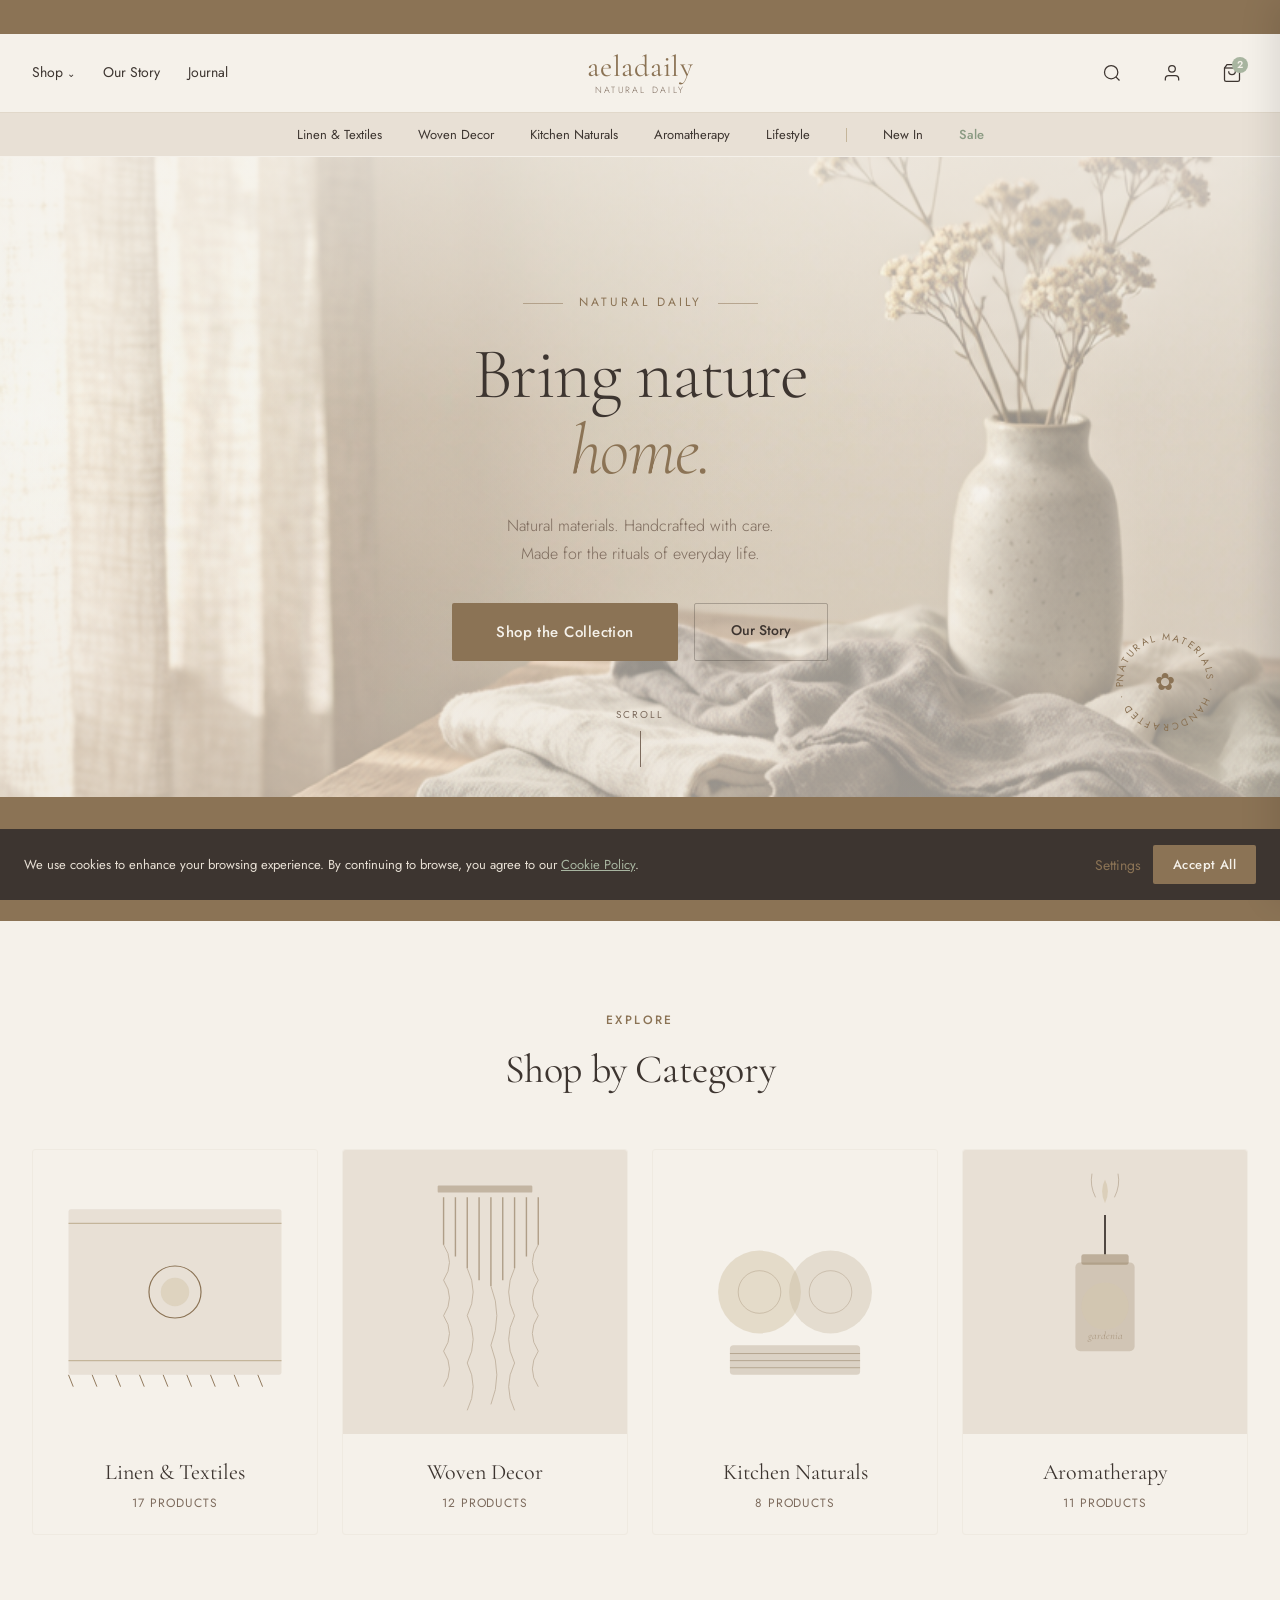
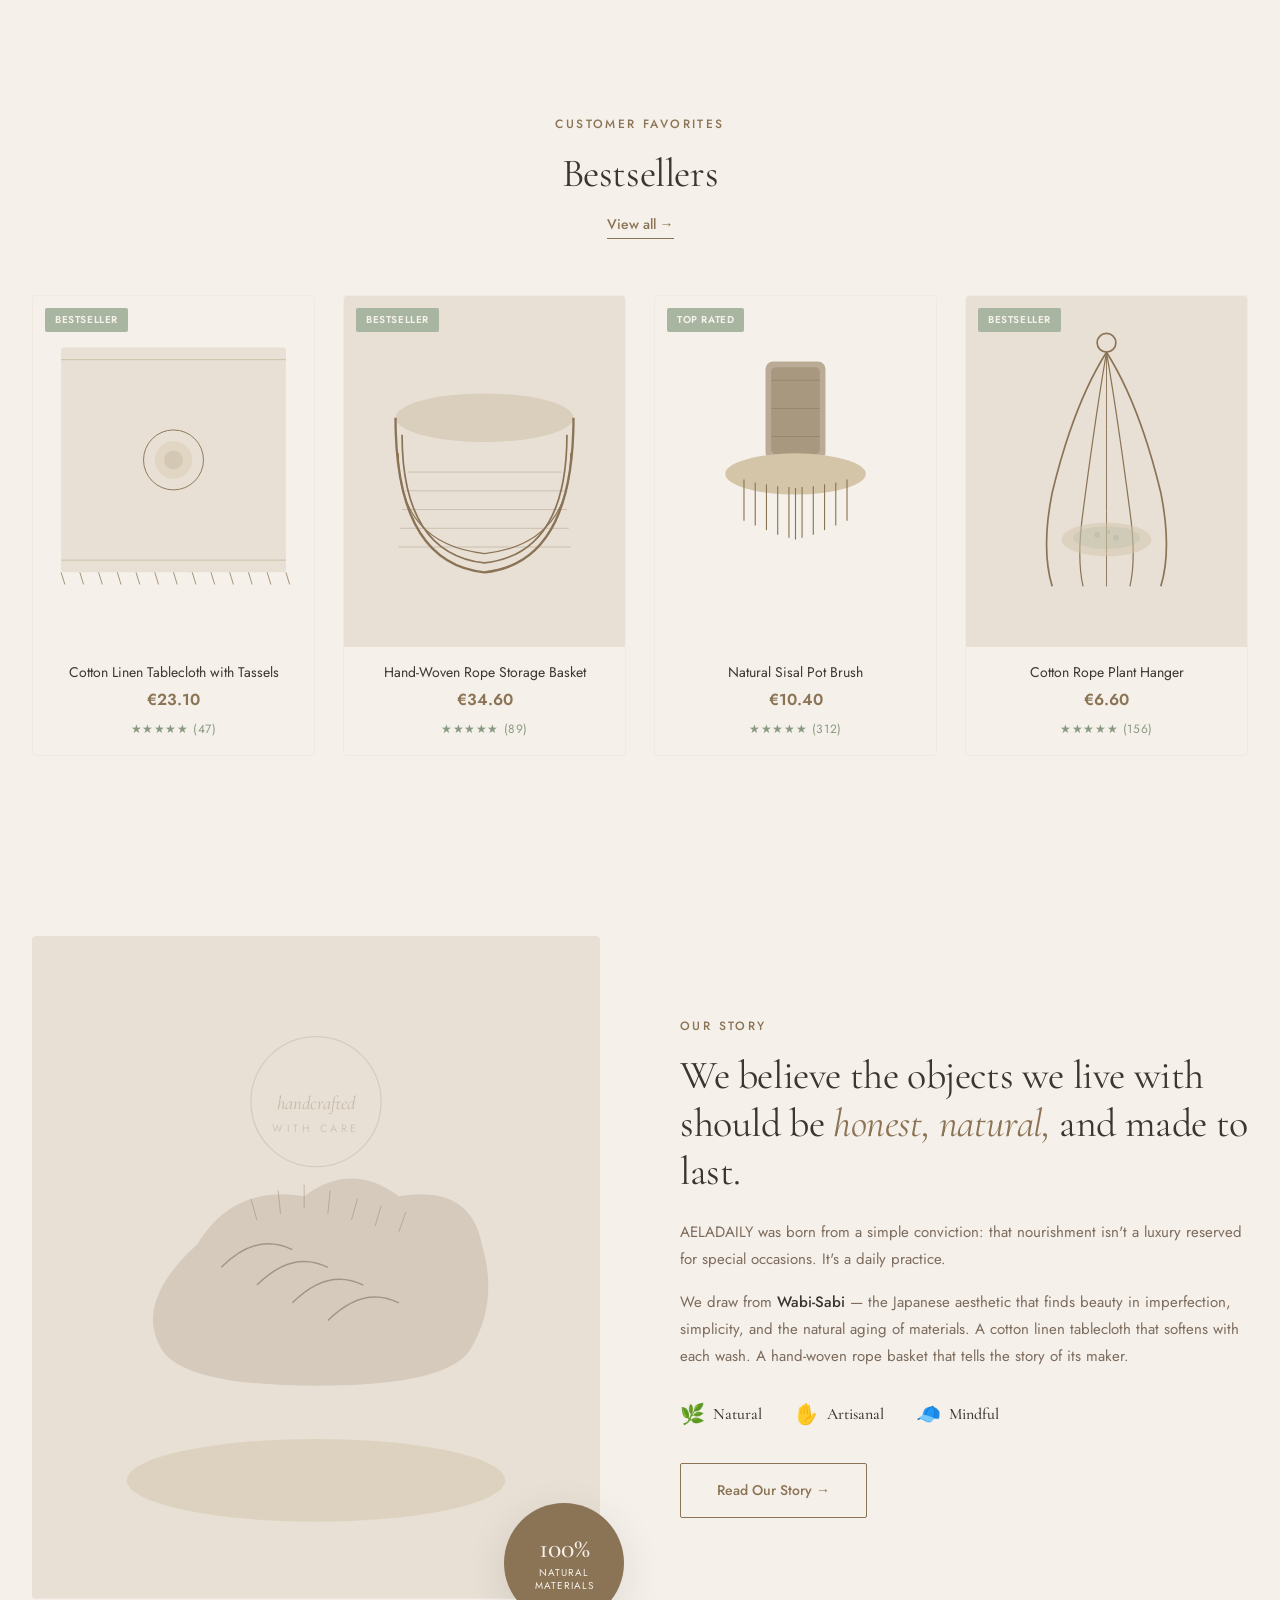
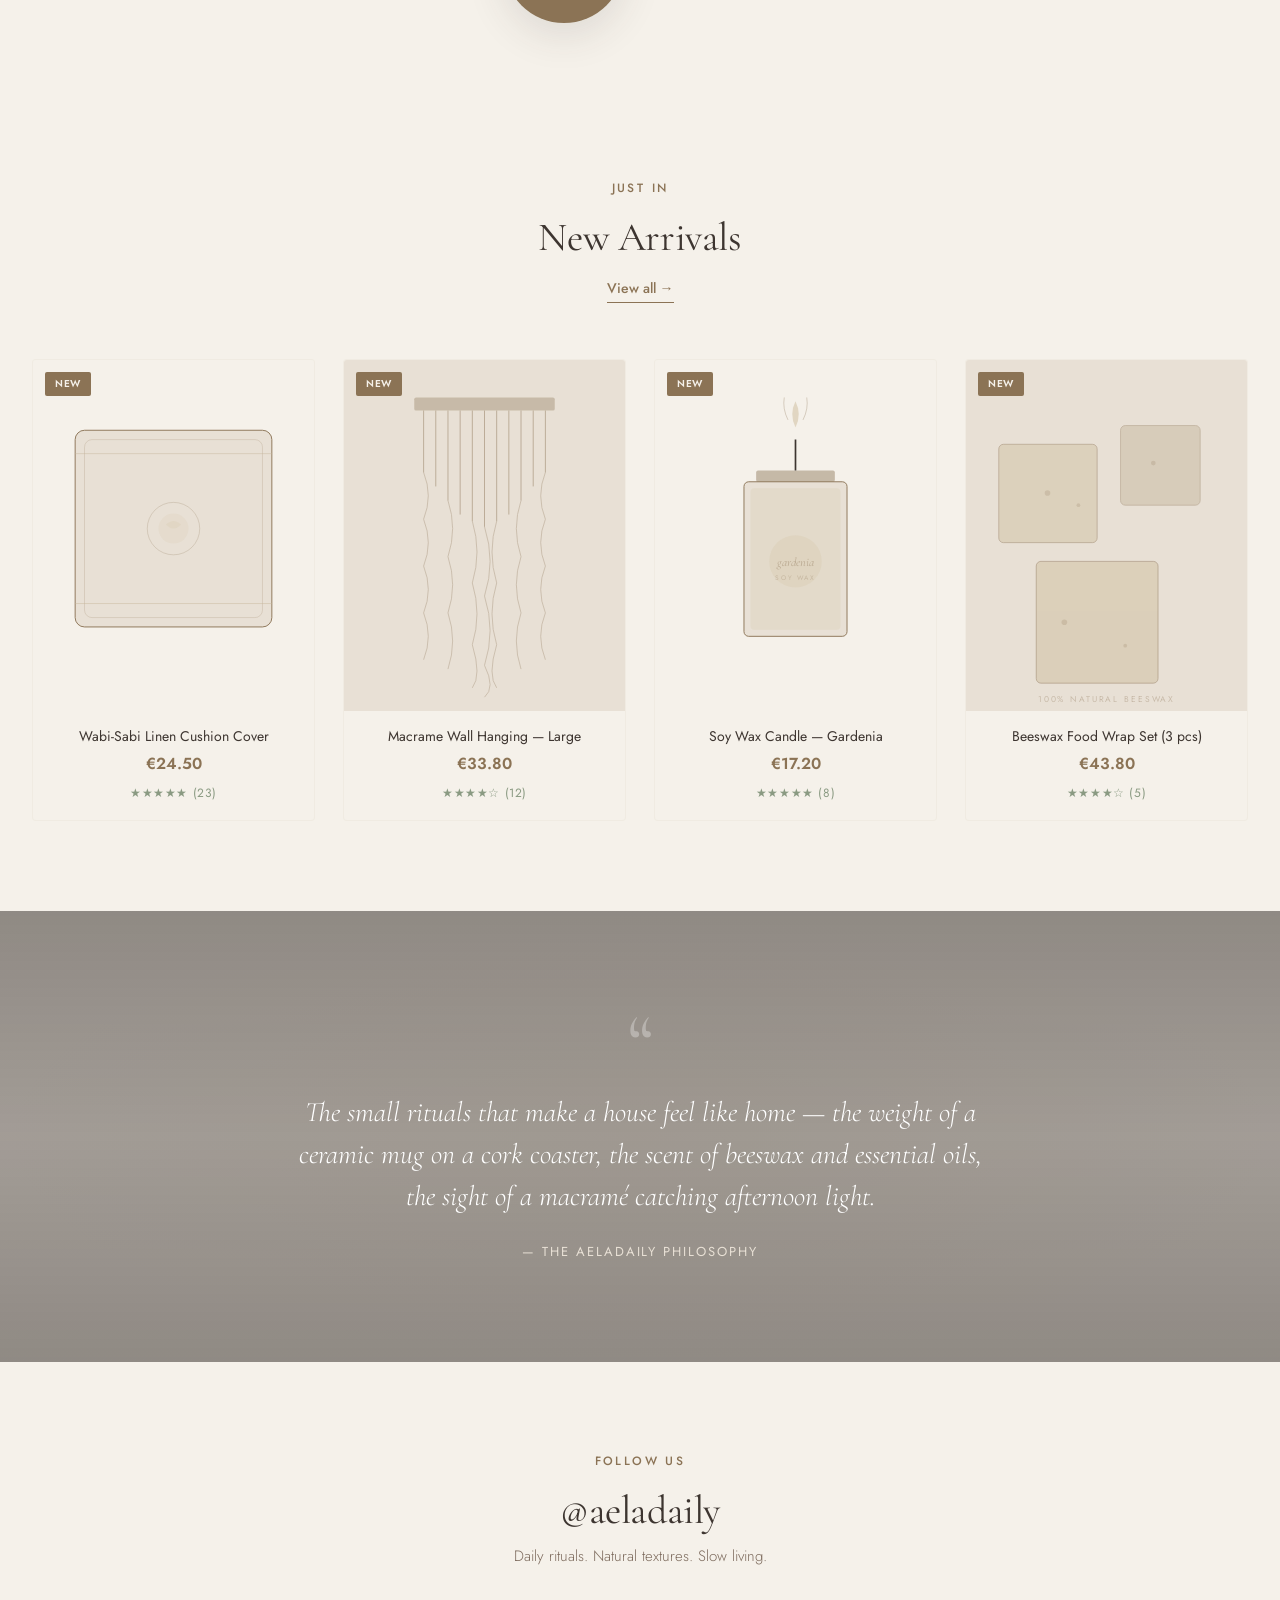
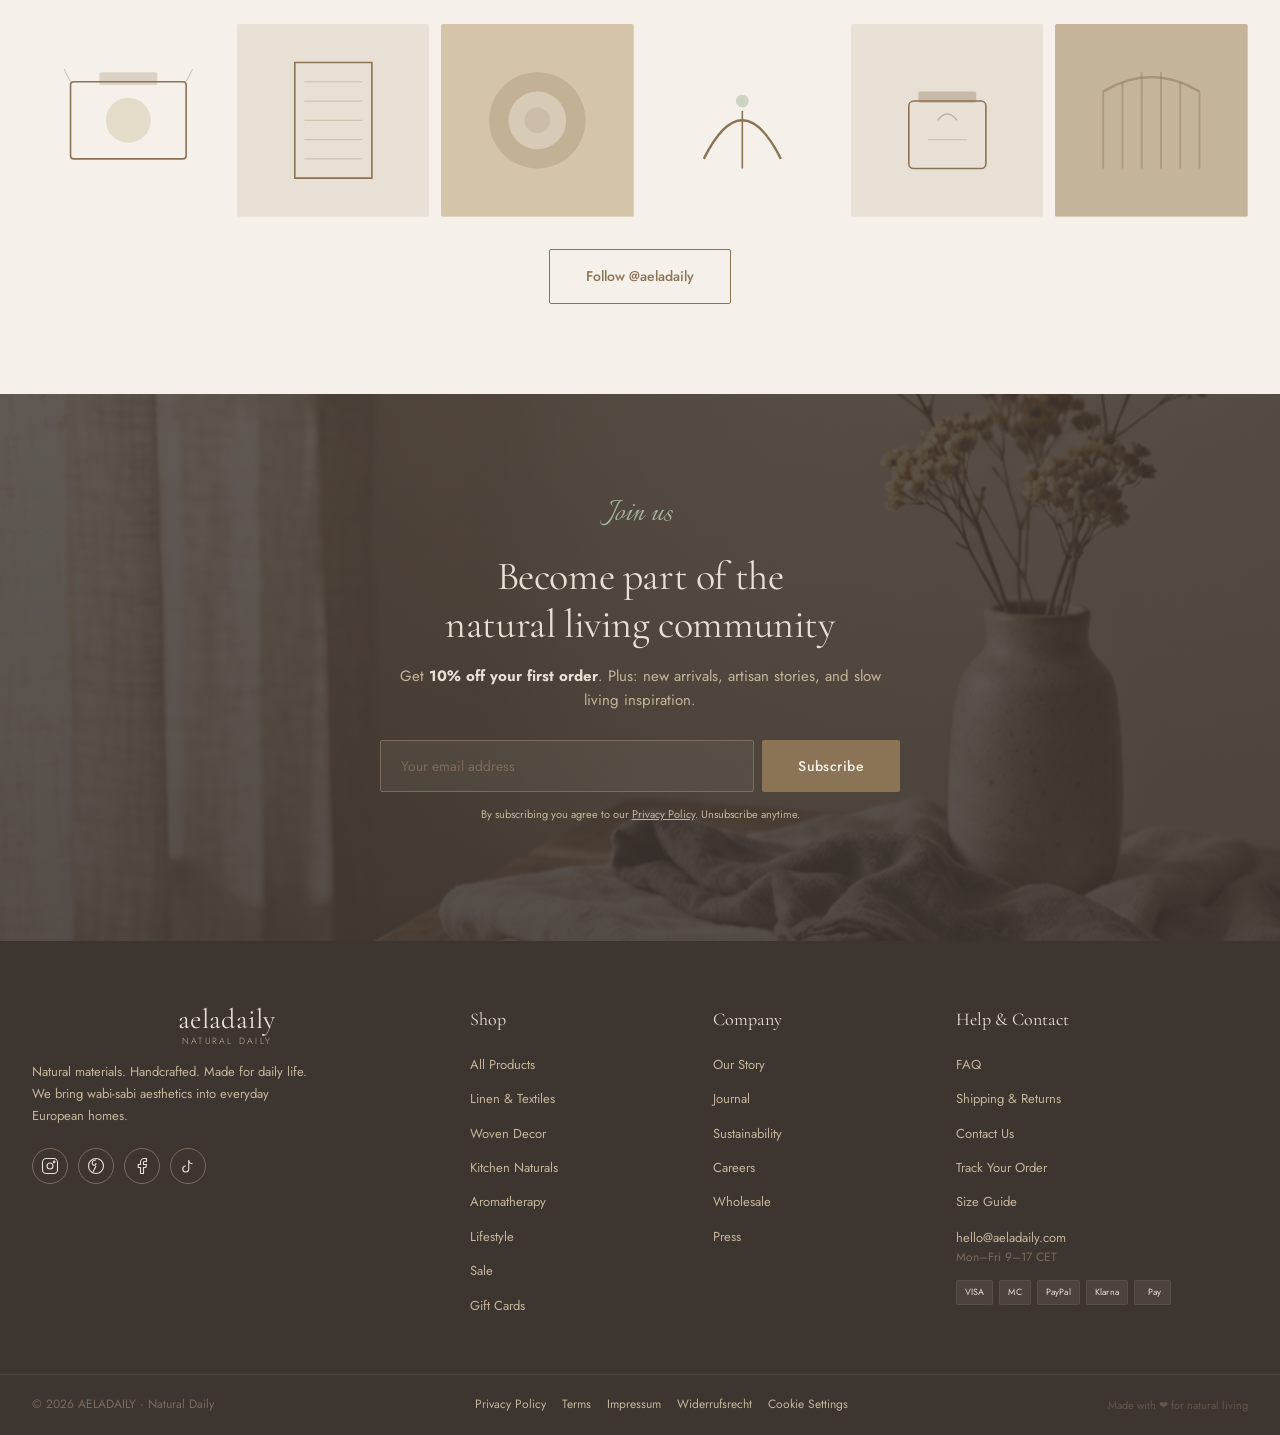
<file: index.html>
<!DOCTYPE html>
<html lang="de">
<head>
    <meta charset="UTF-8">
    <meta name="viewport" content="width=device-width, initial-scale=1.0">
    <title>AELADAILY — Natural Daily · Handcrafted Home Decor</title>
    <meta name="description" content="Natural materials. Handcrafted. Made for daily life. Shop cotton linen textiles, woven decor, and aromatherapy for your wabi-sabi home.">
    <link rel="preconnect" href="https://fonts.googleapis.com">
    <link rel="preconnect" href="https://fonts.gstatic.com" crossorigin>
    <link href="https://fonts.googleapis.com/css2?family=Cormorant+Garamond:ital,wght@0,300;0,400;0,500;0,600;1,300;1,400&family=Jost:wght@300;400;500;600&family=Italianno&display=swap" rel="stylesheet">
    <link rel="stylesheet" href="css/style.css">
</head>
<body class="page-home">

<!-- ============ MOBILE MENU OVERLAY ============ -->
<div class="mobile-menu-overlay" id="mobileMenu">
    <div class="mobile-menu-inner">
        <button class="mobile-close" onclick="toggleMobileMenu()" aria-label="Close menu">&times;</button>
        <div class="mobile-logo">
            <span class="logo-wordmark">aeladaily</span>
            <span class="logo-subtitle">Natural Daily</span>
        </div>
        <nav class="mobile-nav">
            <a href="index.html" class="mobile-link">Home</a>
            <a href="collection.html" class="mobile-link">Shop All</a>
            <div class="mobile-submenu">
                <span class="mobile-submenu-title">Collections</span>
                <a href="collection.html?cat=linen" class="mobile-sublink">Linen &amp; Textiles</a>
                <a href="collection.html?cat=woven" class="mobile-sublink">Woven Decor</a>
                <a href="collection.html?cat=kitchen" class="mobile-sublink">Kitchen Naturals</a>
                <a href="collection.html?cat=aromatherapy" class="mobile-sublink">Aromatherapy</a>
                <a href="collection.html?cat=lifestyle" class="mobile-sublink">Lifestyle</a>
                <a href="collection.html?cat=sale" class="mobile-sublink sale">Sale</a>
            </div>
            <a href="about.html" class="mobile-link">Our Story</a>
            <a href="#" class="mobile-link">Journal</a>
            <a href="#" class="mobile-link">Contact</a>
        </nav>
        <div class="mobile-footer">
            <a href="#">Account</a>
            <a href="#">Cart (2)</a>
        </div>
    </div>
</div>

<!-- ============ SEARCH OVERLAY ============ -->
<div class="search-overlay" id="searchOverlay">
    <div class="search-content">
        <button class="overlay-close" onclick="toggleSearch()" aria-label="Close search">&times;</button>
        <p class="search-label">Search</p>
        <input type="text" placeholder="What are you looking for?" class="search-input" id="searchInput" autofocus>
        <div class="search-suggestions">
            <p class="search-hint">Popular searches</p>
            <div class="search-tags">
                <button class="search-tag" onclick="searchFor('Tablecloth')">Tablecloth</button>
                <button class="search-tag" onclick="searchFor('Basket')">Basket</button>
                <button class="search-tag" onclick="searchFor('Candle')">Candle</button>
                <button class="search-tag" onclick="searchFor('Cushion')">Cushion</button>
                <button class="search-tag" onclick="searchFor('Macrame')">Macrame</button>
            </div>
        </div>
    </div>
</div>

<!-- ============ CART DRAWER ============ -->
<div class="cart-overlay" id="cartOverlay" onclick="toggleCart()"></div>
<aside class="cart-drawer" id="cartDrawer">
    <div class="cart-header">
        <h3 class="cart-title">Your Cart <span class="cart-count-inline">(2)</span></h3>
        <button class="overlay-close small" onclick="toggleCart()" aria-label="Close cart">&times;</button>
    </div>
    <div class="cart-free-ship-bar">
        <div class="free-ship-progress" style="width: 100%;"></div>
        <p class="free-ship-text">You've unlocked free shipping! &#127881;</p>
    </div>
    <div class="cart-items">
        <div class="cart-item">
            <div class="cart-item-img linen-bg">
                <svg viewBox="0 0 60 60" width="50" height="50"><rect x="8" y="14" width="44" height="32" rx="2" fill="none" stroke="#8B7355" stroke-width="1.2"/><line x1="8" y1="20" x2="52" y2="20" stroke="#8B7355" stroke-width="0.8"/><line x1="8" y1="40" x2="52" y2="40" stroke="#8B7355" stroke-width="0.8"/><circle cx="30" cy="30" r="8" fill="#D4C5A9" opacity="0.4"/></svg>
            </div>
            <div class="cart-item-info">
                <p class="cart-item-name">Cotton Linen Tablecloth with Tassels</p>
                <p class="cart-item-variant">Size: 140&times;200cm &middot; Natural White</p>
                <div class="cart-item-bottom">
                    <div class="qty-selector">
                        <button class="qty-btn" onclick="updateQty(this,-1)">&minus;</button>
                        <span class="qty-value">1</span>
                        <button class="qty-btn" onclick="updateQty(this,1)">&plus;</button>
                    </div>
                    <p class="cart-item-price">&euro;23.10</p>
                </div>
            </div>
            <button class="cart-item-remove" onclick="removeCartItem(this)" aria-label="Remove">&times;</button>
        </div>
        <div class="cart-item">
            <div class="cart-item-img woven-bg">
                <svg viewBox="0 0 60 60" width="50" height="50"><path d="M15 12h30v40H15z" fill="none" stroke="#8B7355" stroke-width="1.2"/><line x1="15" y1="20" x2="45" y2="20" stroke="#8B7355" stroke-width="0.6"/><line x1="15" y1="28" x2="45" y2="28" stroke="#8B7355" stroke-width="0.6"/><line x1="15" y1="36" x2="45" y2="36" stroke="#8B7355" stroke-width="0.6"/><line x1="15" y1="44" x2="45" y2="44" stroke="#8B7355" stroke-width="0.6"/><circle cx="30" cy="32" r="6" fill="#D4C5A9" opacity="0.3"/></svg>
            </div>
            <div class="cart-item-info">
                <p class="cart-item-name">Macrame Wall Hanging — Large</p>
                <p class="cart-item-variant">Color: Natural &middot; 60&times;100cm</p>
                <div class="cart-item-bottom">
                    <div class="qty-selector">
                        <button class="qty-btn" onclick="updateQty(this,-1)">&minus;</button>
                        <span class="qty-value">1</span>
                        <button class="qty-btn" onclick="updateQty(this,1)">&plus;</button>
                    </div>
                    <p class="cart-item-price">&euro;33.80</p>
                </div>
            </div>
            <button class="cart-item-remove" onclick="removeCartItem(this)" aria-label="Remove">&times;</button>
        </div>
    </div>
    <div class="cart-footer">
        <div class="cart-note">
            <input type="checkbox" id="giftWrap" class="cart-checkbox">
            <label for="giftWrap">Add gift wrapping <span class="gift-price">(+&euro;3.50)</span></label>
        </div>
        <div class="cart-summary">
            <span>Subtotal</span>
            <span>&euro;56.90</span>
        </div>
        <div class="cart-summary">
            <span>Shipping</span>
            <span class="free-shipping">FREE &#10003;</span>
        </div>
        <div class="cart-summary total">
            <span>Total</span>
            <span>&euro;56.90</span>
        </div>
        <p class="cart-tax-note">Taxes included. Shipping calculated at checkout.</p>
        <button class="btn-primary btn-full" onclick="window.location.href='#'">Checkout &rarr;</button>
        <button class="btn-text btn-full" onclick="toggleCart()">Continue Shopping</button>
    </div>
</aside>

<!-- ============ ANNOUNCEMENT BAR ============ -->
<div class="announcement-bar" id="announcementBar">
    <div class="announcement-track">
        <span>&#10022; FREE SHIPPING OVER &euro;49</span>
        <span>&#10022; NATURAL MATERIALS ONLY</span>
        <span>&#10022; HANDCRAFTED WITH CARE</span>
        <span>&#10022; PLASTIC-FREE PACKAGING</span>
        <span>&#10022; 30-DAY RETURNS</span>
        <span>&#10022; FREE SHIPPING OVER &euro;49</span>
        <span>&#10022; NATURAL MATERIALS ONLY</span>
        <span>&#10022; HANDCRAFTED WITH CARE</span>
        <span>&#10022; PLASTIC-FREE PACKAGING</span>
        <span>&#10022; 30-DAY RETURNS</span>
    </div>
</div>

<!-- ============ HEADER ============ -->
<header class="site-header" id="siteHeader">
    <div class="header-inner">
        <nav class="nav-left">
            <button class="hamburger" onclick="toggleMobileMenu()" aria-label="Menu">
                <span></span><span></span><span></span>
            </button>
            <div class="nav-dropdown">
                <a href="collection.html" class="nav-link">Shop <span class="nav-caret">&#8964;</span></a>
                <div class="mega-menu">
                    <div class="mega-menu-inner">
                        <div class="mega-col">
                            <h5 class="mega-heading">Collections</h5>
                            <a href="collection.html?cat=linen" class="mega-link">Linen &amp; Textiles</a>
                            <a href="collection.html?cat=woven" class="mega-link">Woven Decor</a>
                            <a href="collection.html?cat=kitchen" class="mega-link">Kitchen Naturals</a>
                            <a href="collection.html?cat=aromatherapy" class="mega-link">Aromatherapy</a>
                            <a href="collection.html?cat=lifestyle" class="mega-link">Lifestyle</a>
                        </div>
                        <div class="mega-col">
                            <h5 class="mega-heading">Featured</h5>
                            <a href="collection.html?cat=sale" class="mega-link sale">Sale</a>
                            <a href="#" class="mega-link">New Arrivals</a>
                            <a href="#" class="mega-link">Bestsellers</a>
                            <a href="#" class="mega-link">Gift Cards</a>
                            <a href="#" class="mega-link">Gift Guides</a>
                        </div>
                        <div class="mega-feature">
                            <div class="mega-feature-img autumn-bg">
                                <svg viewBox="0 0 200 120" width="100%" height="100%"><rect width="200" height="120" fill="#E8E0D5"/><circle cx="100" cy="60" r="30" fill="#D4C5A9" opacity="0.4"/><text x="100" y="65" text-anchor="middle" font-family="Cormorant Garamond" font-size="14" fill="#8B7355" font-style="italic">Autumn Edit</text></svg>
                            </div>
                            <p class="mega-feature-text">Cozy textures for the season</p>
                            <a href="collection.html" class="mega-feature-link">Discover &rarr;</a>
                        </div>
                    </div>
                </div>
            </div>
            <a href="about.html" class="nav-link">Our Story</a>
            <a href="#" class="nav-link">Journal</a>
        </nav>
        <div class="logo-center">
            <a href="index.html" class="logo">
                <span class="logo-wordmark">aeladaily</span>
                <span class="logo-subtitle">Natural Daily</span>
            </a>
        </div>
        <div class="nav-right">
            <button class="icon-btn" onclick="toggleSearch()" aria-label="Search">
                <svg width="20" height="20" viewBox="0 0 24 24" fill="none" stroke="currentColor" stroke-width="1.5"><circle cx="11" cy="11" r="8"/><line x1="21" y1="21" x2="16.65" y2="16.65"/></svg>
            </button>
            <button class="icon-btn" aria-label="Account">
                <svg width="20" height="20" viewBox="0 0 24 24" fill="none" stroke="currentColor" stroke-width="1.5"><path d="M20 21v-2a4 4 0 00-4-4H8a4 4 0 00-4 4v2"/><circle cx="12" cy="7" r="4"/></svg>
            </button>
            <button class="icon-btn cart-btn" onclick="toggleCart()" aria-label="Cart">
                <svg width="20" height="20" viewBox="0 0 24 24" fill="none" stroke="currentColor" stroke-width="1.5"><path d="M6 2L3 6v14a2 2 0 002 2h14a2 2 0 002-2V6l-3-4z"/><line x1="3" y1="6" x2="21" y2="6"/><path d="M16 10a4 4 0 01-8 0"/></svg>
                <span class="cart-count">2</span>
            </button>
        </div>
    </div>
    <!-- Category Bar -->
    <div class="category-bar">
        <div class="category-inner">
            <a href="collection.html?cat=linen" class="cat-link">Linen &amp; Textiles</a>
            <a href="collection.html?cat=woven" class="cat-link">Woven Decor</a>
            <a href="collection.html?cat=kitchen" class="cat-link">Kitchen Naturals</a>
            <a href="collection.html?cat=aromatherapy" class="cat-link">Aromatherapy</a>
            <a href="collection.html?cat=lifestyle" class="cat-link">Lifestyle</a>
            <span class="cat-divider"></span>
            <a href="collection.html?cat=new" class="cat-link">New In</a>
            <a href="collection.html?cat=sale" class="cat-link sale-link">Sale</a>
        </div>
    </div>
</header>

<!-- ============ HERO BANNER ============ -->
<section class="hero" id="hero">
    <div class="hero-bg">
        <div class="hero-texture"></div>
        <div class="hero-content">
            <p class="hero-eyebrow"><span class="hero-eyebrow-line"></span> Natural Daily <span class="hero-eyebrow-line"></span></p>
            <h1 class="hero-title">Bring nature<br><em>home.</em></h1>
            <p class="hero-subtitle">Natural materials. Handcrafted with care.<br>Made for the rituals of everyday life.</p>
            <div class="hero-actions">
                <a href="collection.html" class="btn-primary btn-large">Shop the Collection</a>
                <a href="about.html" class="btn-ghost-light">Our Story</a>
            </div>
        </div>
        <div class="hero-scroll-indicator">
            <span>Scroll</span>
            <div class="scroll-line"></div>
        </div>
        <div class="hero-badge">
            <div class="hero-badge-circle">
                <svg viewBox="0 0 100 100" width="100%" height="100%">
                    <defs><path id="circle-path" d="M50,50 m-38,0 a38,38 0 1,1 76,0 a38,38 0 1,1 -76,0"/></defs>
                    <text font-size="9" font-family="Jost" letter-spacing="2" fill="#8B7355"><textPath href="#circle-path">NATURAL MATERIALS &bull; HANDCRAFTED &bull; PLASTIC FREE &bull; </textPath></text>
                </svg>
                <div class="hero-badge-center">&#10047;</div>
            </div>
        </div>
    </div>
</section>

<!-- ============ VALUE PROPOSITION STRIP ============ -->
<section class="value-strip">
    <div class="container">
        <div class="value-grid">
            <div class="value-item">
                <div class="value-icon"><svg width="28" height="28" viewBox="0 0 28 28" fill="none" stroke="currentColor" stroke-width="1.2"><path d="M14 3C9 7 5 11 5 16a9 9 0 0018 0c0-5-4-9-9-13z"/><line x1="14" y1="6" x2="14" y2="25"/></svg></div>
                <div class="value-text">
                    <h4>Natural Materials</h4>
                    <p>Cotton linen, beeswax, wood, cork</p>
                </div>
            </div>
            <div class="value-item">
                <div class="value-icon"><svg width="28" height="28" viewBox="0 0 28 28" fill="none" stroke="currentColor" stroke-width="1.2"><path d="M19 10q-4 0-8 3.5T7 21"/><path d="M19 10c0-2.5-2-4.5-4.5-4.5"/><circle cx="19" cy="10" r="0.8" fill="currentColor"/></svg></div>
                <div class="value-text">
                    <h4>Handcrafted</h4>
                    <p>Every piece made by artisans</p>
                </div>
            </div>
            <div class="value-item">
                <div class="value-icon"><svg width="28" height="28" viewBox="0 0 28 28" fill="none" stroke="currentColor" stroke-width="1.2"><path d="M5 18l3.5-7h11L23 18"/><path d="M5 18v3.5h18V18"/><circle cx="10" cy="21.5" r="1.8"/><circle cx="18" cy="21.5" r="1.8"/></svg></div>
                <div class="value-text">
                    <h4>Plastic-Free</h4>
                    <p>100% biodegradable packaging</p>
                </div>
            </div>
            <div class="value-item">
                <div class="value-icon"><svg width="28" height="28" viewBox="0 0 28 28" fill="none" stroke="currentColor" stroke-width="1.2"><rect x="7" y="7" width="14" height="14" rx="2"/><path d="M12 14l2 2 3-3"/></svg></div>
                <div class="value-text">
                    <h4>Free EU Shipping</h4>
                    <p>On all orders over &euro;49</p>
                </div>
            </div>
        </div>
    </div>
</section>

<!-- ============ SHOP BY CATEGORY ============ -->
<section class="section section-categories" id="shop">
    <div class="container">
        <div class="section-header">
            <span class="section-eyebrow">Explore</span>
            <h2 class="section-title">Shop by Category</h2>
        </div>
        <div class="category-grid">
            <a href="collection.html?cat=linen" class="category-tile">
                <div class="cat-img-wrap">
                    <svg class="cat-img" viewBox="0 0 240 240" width="100%" height="100%">
                        <rect width="240" height="240" fill="#F5F1EA"/>
                        <rect x="30" y="50" width="180" height="140" rx="2" fill="#E8E0D5"/>
                        <line x1="30" y1="62" x2="210" y2="62" stroke="#C4B59A" stroke-width="1"/>
                        <line x1="30" y1="178" x2="210" y2="178" stroke="#C4B59A" stroke-width="1"/>
                        <circle cx="120" cy="120" r="22" fill="none" stroke="#8B7355" stroke-width="1"/>
                        <circle cx="120" cy="120" r="12" fill="#D4C5A9" opacity="0.5"/>
                        <path d="M30 190 L34 200 M50 190 L54 200 M70 190 L74 200 M90 190 L94 200 M110 190 L114 200 M130 190 L134 200 M150 190 L154 200 M170 190 L174 200 M190 190 L194 200" stroke="#8B7355" stroke-width="0.8"/>
                    </svg>
                    <div class="cat-overlay"><span class="cat-cta">Shop Now &rarr;</span></div>
                </div>
                <div class="cat-info">
                    <h3>Linen &amp; Textiles</h3>
                    <p>17 products</p>
                </div>
            </a>
            <a href="collection.html?cat=woven" class="category-tile">
                <div class="cat-img-wrap">
                    <svg class="cat-img" viewBox="0 0 240 240" width="100%" height="100%">
                        <rect width="240" height="240" fill="#E8E0D5"/>
                        <rect x="80" y="30" width="80" height="6" rx="1" fill="#8B7355" opacity="0.4"/>
                        <g stroke="#8B7355" stroke-width="1.2" fill="none" opacity="0.6">
                            <path d="M85 40 L85 80 M95 40 L95 90 M105 40 L105 100 M115 40 L115 110 M125 40 L125 115 M135 40 L135 110 M145 40 L145 100 M155 40 L155 90 M165 40 L165 80"/>
                        </g>
                        <g stroke="#8B7355" stroke-width="0.8" fill="none" opacity="0.4">
                            <path d="M85 80 Q95 95 85 110 Q95 125 85 140 Q95 155 85 170 Q95 185 85 200"/>
                            <path d="M165 80 Q155 95 165 110 Q155 125 165 140 Q155 155 165 170 Q155 185 165 200"/>
                            <path d="M105 100 Q115 120 105 140 Q115 160 105 180 Q115 200 105 220"/>
                            <path d="M145 100 Q135 120 145 140 Q135 160 145 180 Q135 200 145 220"/>
                            <path d="M125 115 Q135 140 125 165 Q135 190 125 215"/>
                        </g>
                    </svg>
                    <div class="cat-overlay"><span class="cat-cta">Shop Now &rarr;</span></div>
                </div>
                <div class="cat-info">
                    <h3>Woven Decor</h3>
                    <p>12 products</p>
                </div>
            </a>
            <a href="collection.html?cat=kitchen" class="category-tile">
                <div class="cat-img-wrap">
                    <svg class="cat-img" viewBox="0 0 240 240" width="100%" height="100%">
                        <rect width="240" height="240" fill="#F5F1EA"/>
                        <circle cx="90" cy="120" r="35" fill="#D4C5A9" opacity="0.5"/>
                        <circle cx="150" cy="120" r="35" fill="#C4B59A" opacity="0.35"/>
                        <rect x="65" y="165" width="110" height="25" rx="3" fill="#8B7355" opacity="0.25"/>
                        <line x1="65" y1="172" x2="175" y2="172" stroke="#8B7355" stroke-width="0.4"/>
                        <line x1="65" y1="178" x2="175" y2="178" stroke="#8B7355" stroke-width="0.4"/>
                        <line x1="65" y1="184" x2="175" y2="184" stroke="#8B7355" stroke-width="0.4"/>
                        <circle cx="90" cy="120" r="18" fill="none" stroke="#8B7355" stroke-width="0.8" opacity="0.3"/>
                        <circle cx="150" cy="120" r="18" fill="none" stroke="#8B7355" stroke-width="0.8" opacity="0.3"/>
                    </svg>
                    <div class="cat-overlay"><span class="cat-cta">Shop Now &rarr;</span></div>
                </div>
                <div class="cat-info">
                    <h3>Kitchen Naturals</h3>
                    <p>8 products</p>
                </div>
            </a>
            <a href="collection.html?cat=aromatherapy" class="category-tile">
                <div class="cat-img-wrap">
                    <svg class="cat-img" viewBox="0 0 240 240" width="100%" height="100%">
                        <rect width="240" height="240" fill="#E8E0D5"/>
                        <rect x="95" y="95" width="50" height="75" rx="4" fill="#8B7355" opacity="0.25"/>
                        <rect x="100" y="88" width="40" height="9" rx="2" fill="#8B7355" opacity="0.45"/>
                        <line x1="120" y1="55" x2="120" y2="88" stroke="#3D3530" stroke-width="1.5"/>
                        <path d="M120 45 Q115 35 120 25 Q125 35 120 45" fill="#D4C5A9" opacity="0.6"/>
                        <path d="M112 40 Q107 30 109 20" stroke="#8B7355" stroke-width="0.8" fill="none" opacity="0.4"/>
                        <path d="M128 40 Q133 30 131 20" stroke="#8B7355" stroke-width="0.8" fill="none" opacity="0.4"/>
                        <circle cx="120" cy="132" r="20" fill="#D4C5A9" opacity="0.35"/>
                        <text x="120" y="160" text-anchor="middle" font-family="Cormorant Garamond" font-size="9" fill="#8B7355" opacity="0.5" font-style="italic">gardenia</text>
                    </svg>
                    <div class="cat-overlay"><span class="cat-cta">Shop Now &rarr;</span></div>
                </div>
                <div class="cat-info">
                    <h3>Aromatherapy</h3>
                    <p>11 products</p>
                </div>
            </a>
        </div>
    </div>
</section>

<!-- ============ BESTSELLERS ============ -->
<section class="section section-bestsellers" id="bestsellers">
    <div class="container">
        <div class="section-header">
            <span class="section-eyebrow">Customer Favorites</span>
            <h2 class="section-title">Bestsellers</h2>
            <a href="collection.html" class="section-view-all">View all &rarr;</a>
        </div>
        <div class="product-grid" id="bestsellerGrid"></div>
    </div>
</section>

<!-- ============ BRAND STORY FEATURE ============ -->
<section class="section section-story-feature" id="story">
    <div class="story-split">
        <div class="story-image-wrap">
            <div class="story-image">
                <svg viewBox="0 0 480 560" width="100%" height="100%">
                    <rect width="480" height="560" fill="#E8E0D5"/>
                    <ellipse cx="240" cy="460" rx="160" ry="35" fill="#D4C5A9" opacity="0.5"/>
                    <path d="M140 260 Q170 210 230 220 Q270 190 310 220 Q370 210 380 260 Q395 310 370 350 Q350 380 240 380 Q130 380 110 350 Q85 310 140 260Z" fill="#8B7355" opacity="0.2"/>
                    <g stroke="#3D3530" stroke-width="1.2" fill="none" opacity="0.35">
                        <path d="M160 280 Q190 250 220 265"/>
                        <path d="M190 295 Q220 265 250 280"/>
                        <path d="M220 310 Q250 280 280 295"/>
                        <path d="M250 325 Q280 295 310 310"/>
                    </g>
                    <g stroke="#8B7355" stroke-width="0.8" opacity="0.4">
                        <path d="M190 240 L185 222 M210 235 L208 215 M230 230 L230 210 M250 235 L252 215 M270 240 L275 222 M290 245 L295 228 M310 250 L316 233"/>
                    </g>
                    <circle cx="240" cy="140" r="55" fill="none" stroke="#8B7355" stroke-width="1" opacity="0.2"/>
                    <text x="240" y="146" text-anchor="middle" font-family="Cormorant Garamond" font-size="16" fill="#8B7355" opacity="0.35" font-style="italic">handcrafted</text>
                    <text x="240" y="166" text-anchor="middle" font-family="Jost" font-size="9" fill="#8B7355" opacity="0.25" letter-spacing="3">WITH CARE</text>
                </svg>
            </div>
            <div class="story-image-badge">
                <span class="story-badge-num">100%</span>
                <span class="story-badge-text">Natural<br>Materials</span>
            </div>
        </div>
        <div class="story-text">
            <span class="section-eyebrow">Our Story</span>
            <h2 class="section-title story-title">We believe the objects we live with should be <em>honest, natural,</em> and made to last.</h2>
            <div class="story-body">
                <p>AELADAILY was born from a simple conviction: that nourishment isn't a luxury reserved for special occasions. It's a daily practice.</p>
                <p>We draw from <strong>Wabi-Sabi</strong> &mdash; the Japanese aesthetic that finds beauty in imperfection, simplicity, and the natural aging of materials. A cotton linen tablecloth that softens with each wash. A hand-woven rope basket that tells the story of its maker.</p>
            </div>
            <div class="story-values">
                <div class="story-value">
                    <span class="story-value-icon">&#127807;</span>
                    <span class="story-value-text">Natural</span>
                </div>
                <div class="story-value">
                    <span class="story-value-icon">&#9995;</span>
                    <span class="story-value-text">Artisanal</span>
                </div>
                <div class="story-value">
                    <span class="story-value-icon">&#129506;</span>
                    <span class="story-value-text">Mindful</span>
                </div>
            </div>
            <a href="about.html" class="btn-secondary">Read Our Story &rarr;</a>
        </div>
    </div>
</section>

<!-- ============ NEW ARRIVALS ============ -->
<section class="section section-new-arrivals">
    <div class="container">
        <div class="section-header">
            <span class="section-eyebrow">Just In</span>
            <h2 class="section-title">New Arrivals</h2>
            <a href="collection.html?cat=new" class="section-view-all">View all &rarr;</a>
        </div>
        <div class="product-grid" id="newArrivalsGrid"></div>
    </div>
</section>

<!-- ============ QUOTE BANNER ============ -->
<section class="quote-banner">
    <div class="container">
        <p class="quote-mark">&ldquo;</p>
        <blockquote class="quote-text">The small rituals that make a house feel like home &mdash; the weight of a ceramic mug on a cork coaster, the scent of beeswax and essential oils, the sight of a macram&eacute; catching afternoon light.</blockquote>
        <p class="quote-attribute">&mdash; The AELADAILY Philosophy</p>
    </div>
</section>

<!-- ============ INSTAGRAM FEED ============ -->
<section class="section section-instagram">
    <div class="container">
        <div class="section-header">
            <span class="section-eyebrow">Follow Us</span>
            <h2 class="section-title">@aeladaily</h2>
            <p class="section-desc">Daily rituals. Natural textures. Slow living.</p>
        </div>
        <div class="instagram-grid">
            <a href="#" class="ig-tile">
                <svg viewBox="0 0 120 120" width="100%" height="100%"><rect width="120" height="120" fill="#F5F1EA"/><rect x="24" y="36" width="72" height="48" rx="2" fill="none" stroke="#8B7355" stroke-width="1"/><circle cx="60" cy="60" r="14" fill="#D4C5A9" opacity="0.5"/><rect x="42" y="30" width="36" height="8" rx="1" fill="#8B7355" opacity="0.25"/><path d="M24 36 L20 28 M96 36 L100 28" stroke="#8B7355" stroke-width="0.8" opacity="0.3"/></svg>
                <div class="ig-hover"><span>&#10095;</span></div>
            </a>
            <a href="#" class="ig-tile">
                <svg viewBox="0 0 120 120" width="100%" height="100%"><rect width="120" height="120" fill="#E8E0D5"/><path d="M36 24h48v72H36z" fill="none" stroke="#8B7355" stroke-width="1"/><g stroke="#8B7355" stroke-width="0.5" opacity="0.4"><line x1="42" y1="36" x2="78" y2="36"/><line x1="42" y1="48" x2="78" y2="48"/><line x1="42" y1="60" x2="78" y2="60"/><line x1="42" y1="72" x2="78" y2="72"/><line x1="42" y1="84" x2="78" y2="84"/></g></svg>
                <div class="ig-hover"><span>&#10095;</span></div>
            </a>
            <a href="#" class="ig-tile">
                <svg viewBox="0 0 120 120" width="100%" height="100%"><rect width="120" height="120" fill="#D4C5A9"/><circle cx="60" cy="60" r="30" fill="#8B7355" opacity="0.25"/><circle cx="60" cy="60" r="18" fill="#F5F1EA" opacity="0.4"/><circle cx="60" cy="60" r="8" fill="#8B7355" opacity="0.15"/></svg>
                <div class="ig-hover"><span>&#10095;</span></div>
            </a>
            <a href="#" class="ig-tile">
                <svg viewBox="0 0 120 120" width="100%" height="100%"><rect width="120" height="120" fill="#F5F1EA"/><path d="M36 84 Q60 36 84 84" fill="none" stroke="#8B7355" stroke-width="1.5"/><line x1="60" y1="54" x2="60" y2="90" stroke="#8B7355" stroke-width="1"/><circle cx="60" cy="48" r="4" fill="#A8B5A0" opacity="0.5"/></svg>
                <div class="ig-hover"><span>&#10095;</span></div>
            </a>
            <a href="#" class="ig-tile">
                <svg viewBox="0 0 120 120" width="100%" height="100%"><rect width="120" height="120" fill="#E8E0D5"/><rect x="36" y="48" width="48" height="42" rx="3" fill="none" stroke="#8B7355" stroke-width="1"/><rect x="42" y="42" width="36" height="7" rx="1" fill="#8B7355" opacity="0.35"/><path d="M54 60 Q60 52 66 60" stroke="#3D3530" stroke-width="0.8" fill="none" opacity="0.3"/><line x1="48" y1="72" x2="72" y2="72" stroke="#8B7355" stroke-width="0.6" opacity="0.3"/></svg>
                <div class="ig-hover"><span>&#10095;</span></div>
            </a>
            <a href="#" class="ig-tile">
                <svg viewBox="0 0 120 120" width="100%" height="100%"><rect width="120" height="120" fill="#C4B59A"/><g stroke="#8B7355" stroke-width="1.2" opacity="0.4"><path d="M30 90 L30 42 M42 90 L42 36 M54 90 L54 30 M66 90 L66 30 M78 90 L78 36 M90 90 L90 42"/></g><path d="M30 42 Q60 24 90 42" fill="none" stroke="#8B7355" stroke-width="1.5" opacity="0.5"/></svg>
                <div class="ig-hover"><span>&#10095;</span></div>
            </a>
        </div>
        <div class="ig-follow-cta">
            <a href="#" class="btn-secondary">Follow @aeladaily</a>
        </div>
    </div>
</section>

<!-- ============ NEWSLETTER ============ -->
<section class="section section-newsletter">
    <div class="container">
        <div class="newsletter-box">
            <span class="newsletter-script">Join us</span>
            <h2 class="section-title">Become part of the<br>natural living community</h2>
            <p>Get <strong>10% off your first order</strong>. Plus: new arrivals, artisan stories, and slow living inspiration.</p>
            <form class="newsletter-form" onsubmit="event.preventDefault(); subscribeNewsletter();">
                <input type="email" placeholder="Your email address" required class="newsletter-input" id="newsletterEmail">
                <button type="submit" class="btn-primary" id="newsletterBtn">Subscribe</button>
            </form>
            <p class="newsletter-fineprint">By subscribing you agree to our <a href="#">Privacy Policy</a>. Unsubscribe anytime.</p>
        </div>
    </div>
</section>

<!-- ============ FOOTER ============ -->
<footer class="site-footer">
    <div class="footer-main">
        <div class="container">
            <div class="footer-grid">
                <div class="footer-col footer-brand">
                    <div class="logo footer-logo">
                        <span class="logo-wordmark">aeladaily</span>
                        <span class="logo-subtitle">Natural Daily</span>
                    </div>
                    <p class="footer-desc">Natural materials. Handcrafted. Made for daily life. We bring wabi-sabi aesthetics into everyday European homes.</p>
                    <div class="social-links">
                        <a href="#" class="social-link" aria-label="Instagram"><svg width="18" height="18" viewBox="0 0 24 24" fill="none" stroke="currentColor" stroke-width="1.5"><rect x="2" y="2" width="20" height="20" rx="5"/><circle cx="12" cy="12" r="4"/><circle cx="17.5" cy="6.5" r="1" fill="currentColor"/></svg></a>
                        <a href="#" class="social-link" aria-label="Pinterest"><svg width="18" height="18" viewBox="0 0 24 24" fill="none" stroke="currentColor" stroke-width="1.5"><circle cx="12" cy="12" r="10"/><path d="M8 20l4-8M12 4c-3 0-5 2-5 4s2 3 3 3 2-1 2-3"/></svg></a>
                        <a href="#" class="social-link" aria-label="Facebook"><svg width="18" height="18" viewBox="0 0 24 24" fill="none" stroke="currentColor" stroke-width="1.5"><path d="M18 2h-3a5 5 0 00-5 5v3H7v4h3v8h4v-8h3l1-4h-4V7a1 1 0 011-1h3z"/></svg></a>
                        <a href="#" class="social-link" aria-label="TikTok"><svg width="18" height="18" viewBox="0 0 24 24" fill="none" stroke="currentColor" stroke-width="1.5"><path d="M9 12a4 4 0 104 4V4a5 5 0 005 5"/></svg></a>
                    </div>
                </div>
                <div class="footer-col">
                    <h4 class="footer-heading">Shop</h4>
                    <ul class="footer-links">
                        <li><a href="collection.html">All Products</a></li>
                        <li><a href="collection.html?cat=linen">Linen &amp; Textiles</a></li>
                        <li><a href="collection.html?cat=woven">Woven Decor</a></li>
                        <li><a href="collection.html?cat=kitchen">Kitchen Naturals</a></li>
                        <li><a href="collection.html?cat=aromatherapy">Aromatherapy</a></li>
                        <li><a href="collection.html?cat=lifestyle">Lifestyle</a></li>
                        <li><a href="collection.html?cat=sale">Sale</a></li>
                        <li><a href="#">Gift Cards</a></li>
                    </ul>
                </div>
                <div class="footer-col">
                    <h4 class="footer-heading">Company</h4>
                    <ul class="footer-links">
                        <li><a href="about.html">Our Story</a></li>
                        <li><a href="#">Journal</a></li>
                        <li><a href="#">Sustainability</a></li>
                        <li><a href="#">Careers</a></li>
                        <li><a href="#">Wholesale</a></li>
                        <li><a href="#">Press</a></li>
                    </ul>
                </div>
                <div class="footer-col">
                    <h4 class="footer-heading">Help &amp; Contact</h4>
                    <ul class="footer-links">
                        <li><a href="#">FAQ</a></li>
                        <li><a href="#">Shipping &amp; Returns</a></li>
                        <li><a href="#">Contact Us</a></li>
                        <li><a href="#">Track Your Order</a></li>
                        <li><a href="#">Size Guide</a></li>
                    </ul>
                    <p class="footer-contact-email">hello@aeladaily.com</p>
                    <p class="footer-contact-hours">Mon&ndash;Fri 9&ndash;17 CET</p>
                    <div class="payment-icons">
                        <span class="pay-icon">VISA</span>
                        <span class="pay-icon">MC</span>
                        <span class="pay-icon">PayPal</span>
                        <span class="pay-icon">Klarna</span>
                        <span class="pay-icon">&#63743;Pay</span>
                    </div>
                </div>
            </div>
        </div>
    </div>
    <div class="footer-legal">
        <div class="container">
            <div class="legal-inner">
                <p>&copy; 2026 AELADAILY &middot; Natural Daily</p>
                <div class="legal-links">
                    <a href="#">Privacy Policy</a>
                    <a href="#">Terms</a>
                    <a href="#">Impressum</a>
                    <a href="#">Widerrufsrecht</a>
                    <a href="#" onclick="openCookieSettings(); return false;">Cookie Settings</a>
                </div>
                <p class="made-with">Made with &#10084; for natural living</p>
            </div>
        </div>
    </div>
</footer>

<!-- ============ QUICK VIEW MODAL ============ -->
<div class="qv-overlay" id="qvOverlay" onclick="closeQuickView()"></div>
<div class="qv-modal" id="qvModal">
    <button class="qv-close overlay-close" onclick="closeQuickView()" aria-label="Close">&times;</button>
    <div class="qv-content">
        <div class="qv-image" id="qvImage"></div>
        <div class="qv-info">
            <span class="qv-tag" id="qvTag"></span>
            <h3 class="qv-name" id="qvName"></h3>
            <p class="qv-price" id="qvPrice"></p>
            <div class="qv-rating" id="qvRating"></div>
            <p class="qv-desc" id="qvDesc"></p>
            <div class="qv-options">
                <p class="qv-option-label">Quantity</p>
                <div class="qty-selector qv-qty">
                    <button class="qty-btn" onclick="updateQty(this,-1)">&minus;</button>
                    <span class="qty-value">1</span>
                    <button class="qty-btn" onclick="updateQty(this,1)">&plus;</button>
                </div>
            </div>
            <button class="btn-primary btn-full qv-add-btn" onclick="addToCartFromQV()">Add to Cart &rarr;</button>
            <div class="qv-meta">
                <p>&#10003; In stock &mdash; ships in 1-2 days</p>
                <p>&#10003; Free shipping over &euro;49</p>
                <p>&#10003; 30-day returns</p>
            </div>
        </div>
    </div>
</div>

<!-- ============ COOKIE BANNER ============ -->
<div class="cookie-banner" id="cookieBanner">
    <div class="cookie-content">
        <p>We use cookies to enhance your browsing experience. By continuing to browse, you agree to our <a href="#">Cookie Policy</a>.</p>
        <div class="cookie-actions">
            <button class="btn-text" onclick="openCookieSettings()">Settings</button>
            <button class="btn-primary btn-small" onclick="acceptCookies()">Accept All</button>
        </div>
    </div>
</div>

<script src="js/products.js"></script>
<script src="js/main.js"></script>
</body>
</html>
</file>
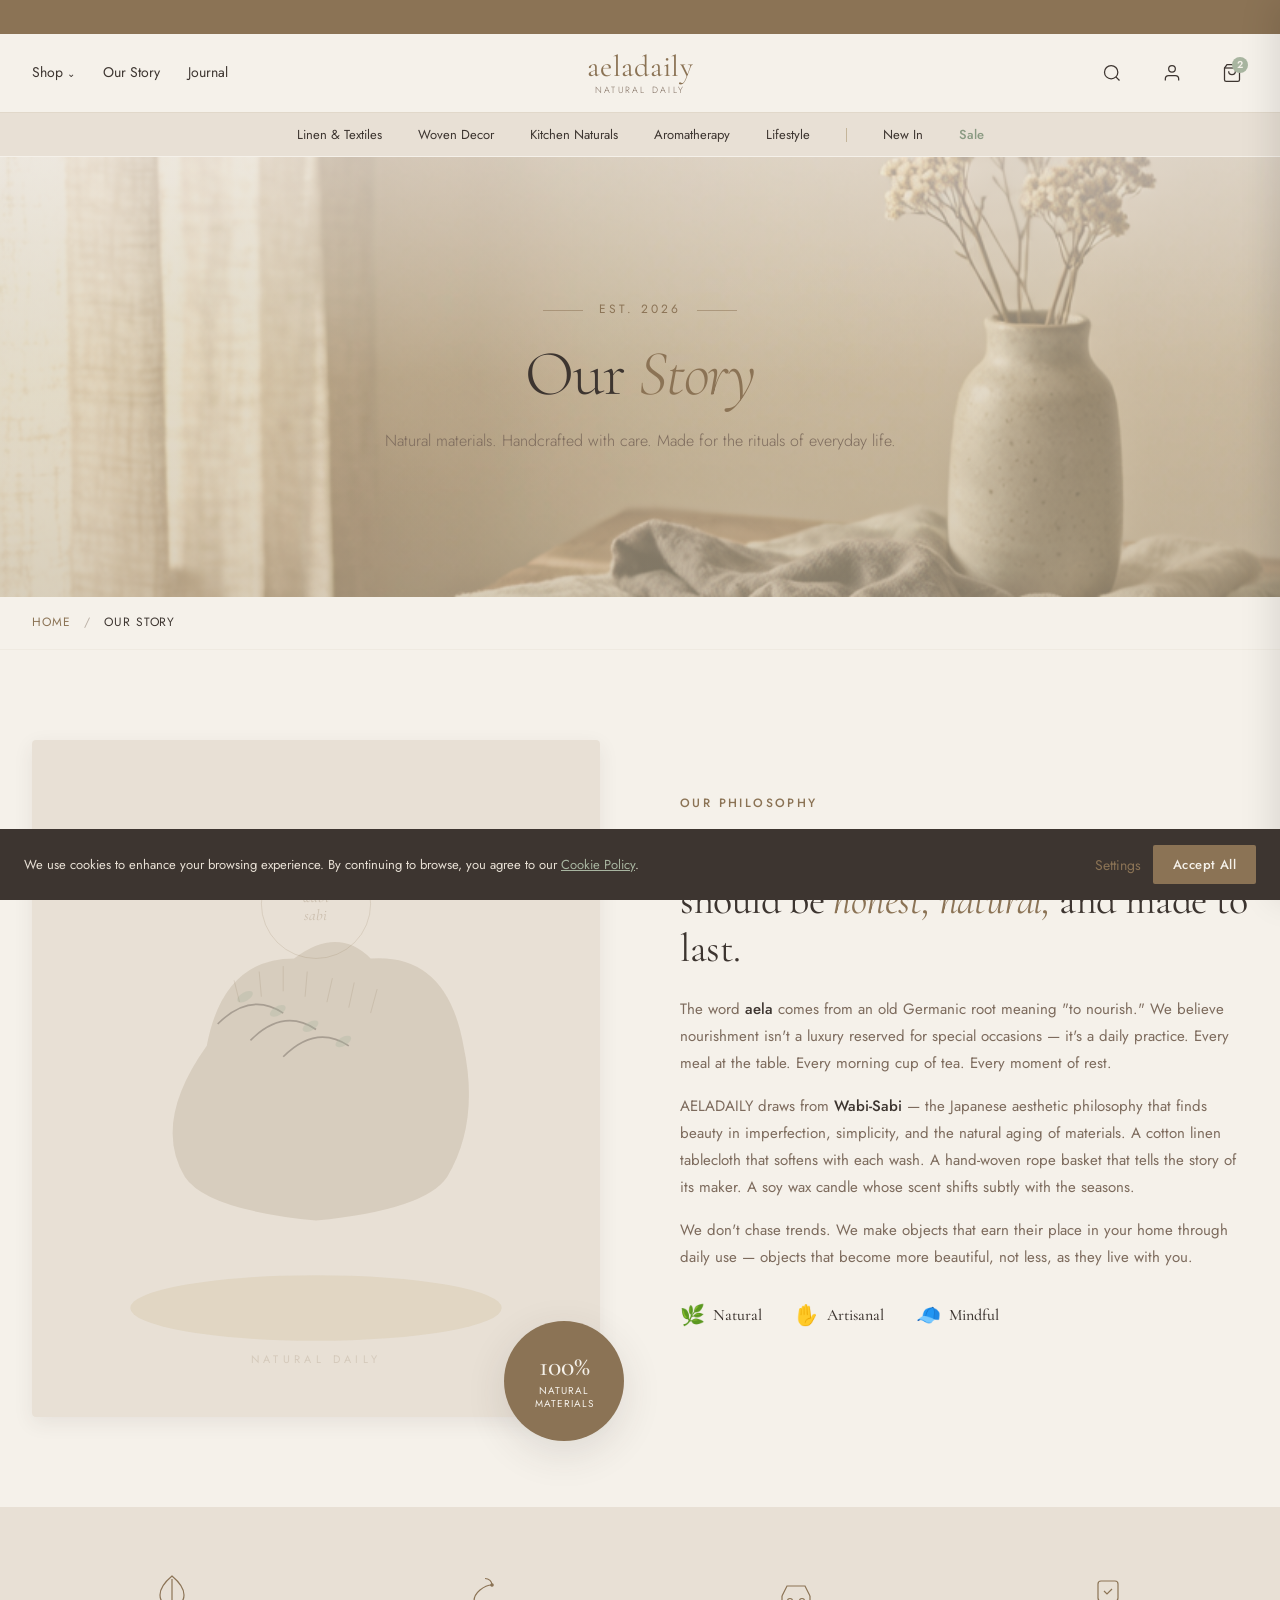
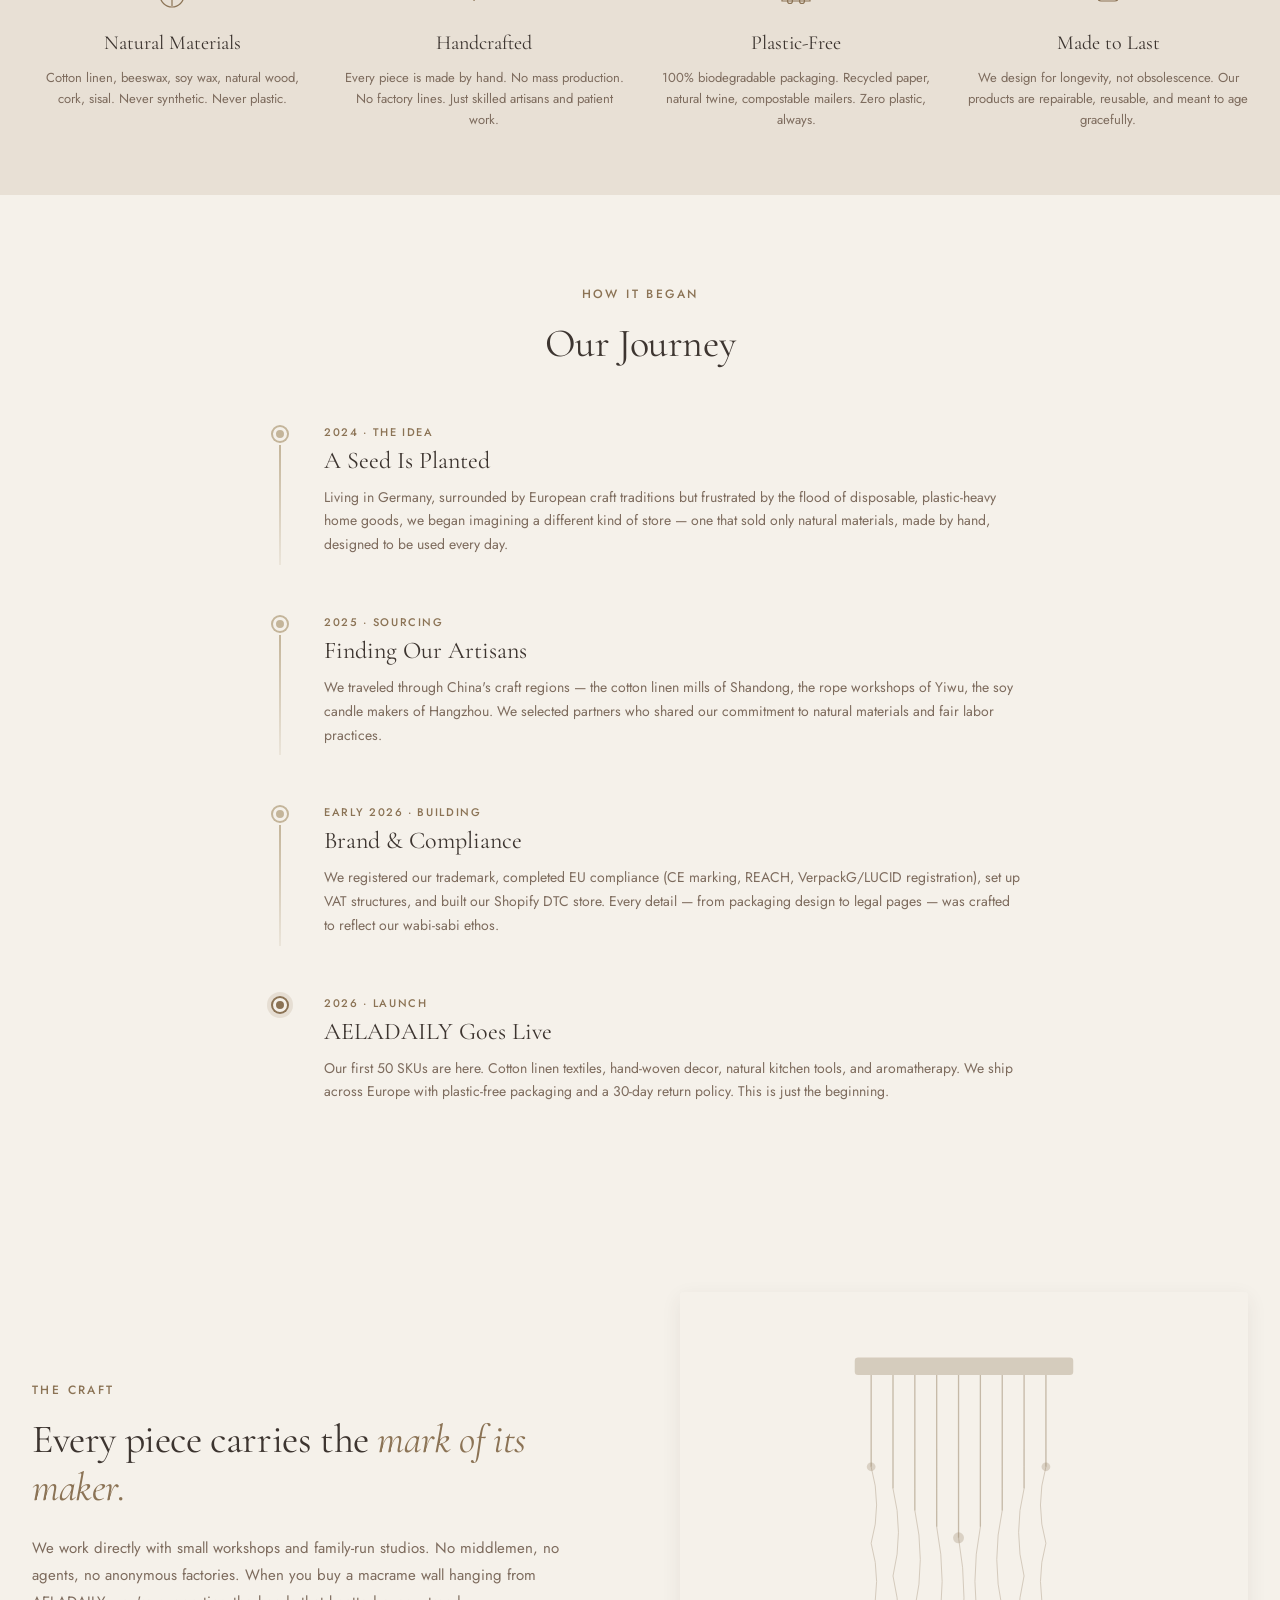
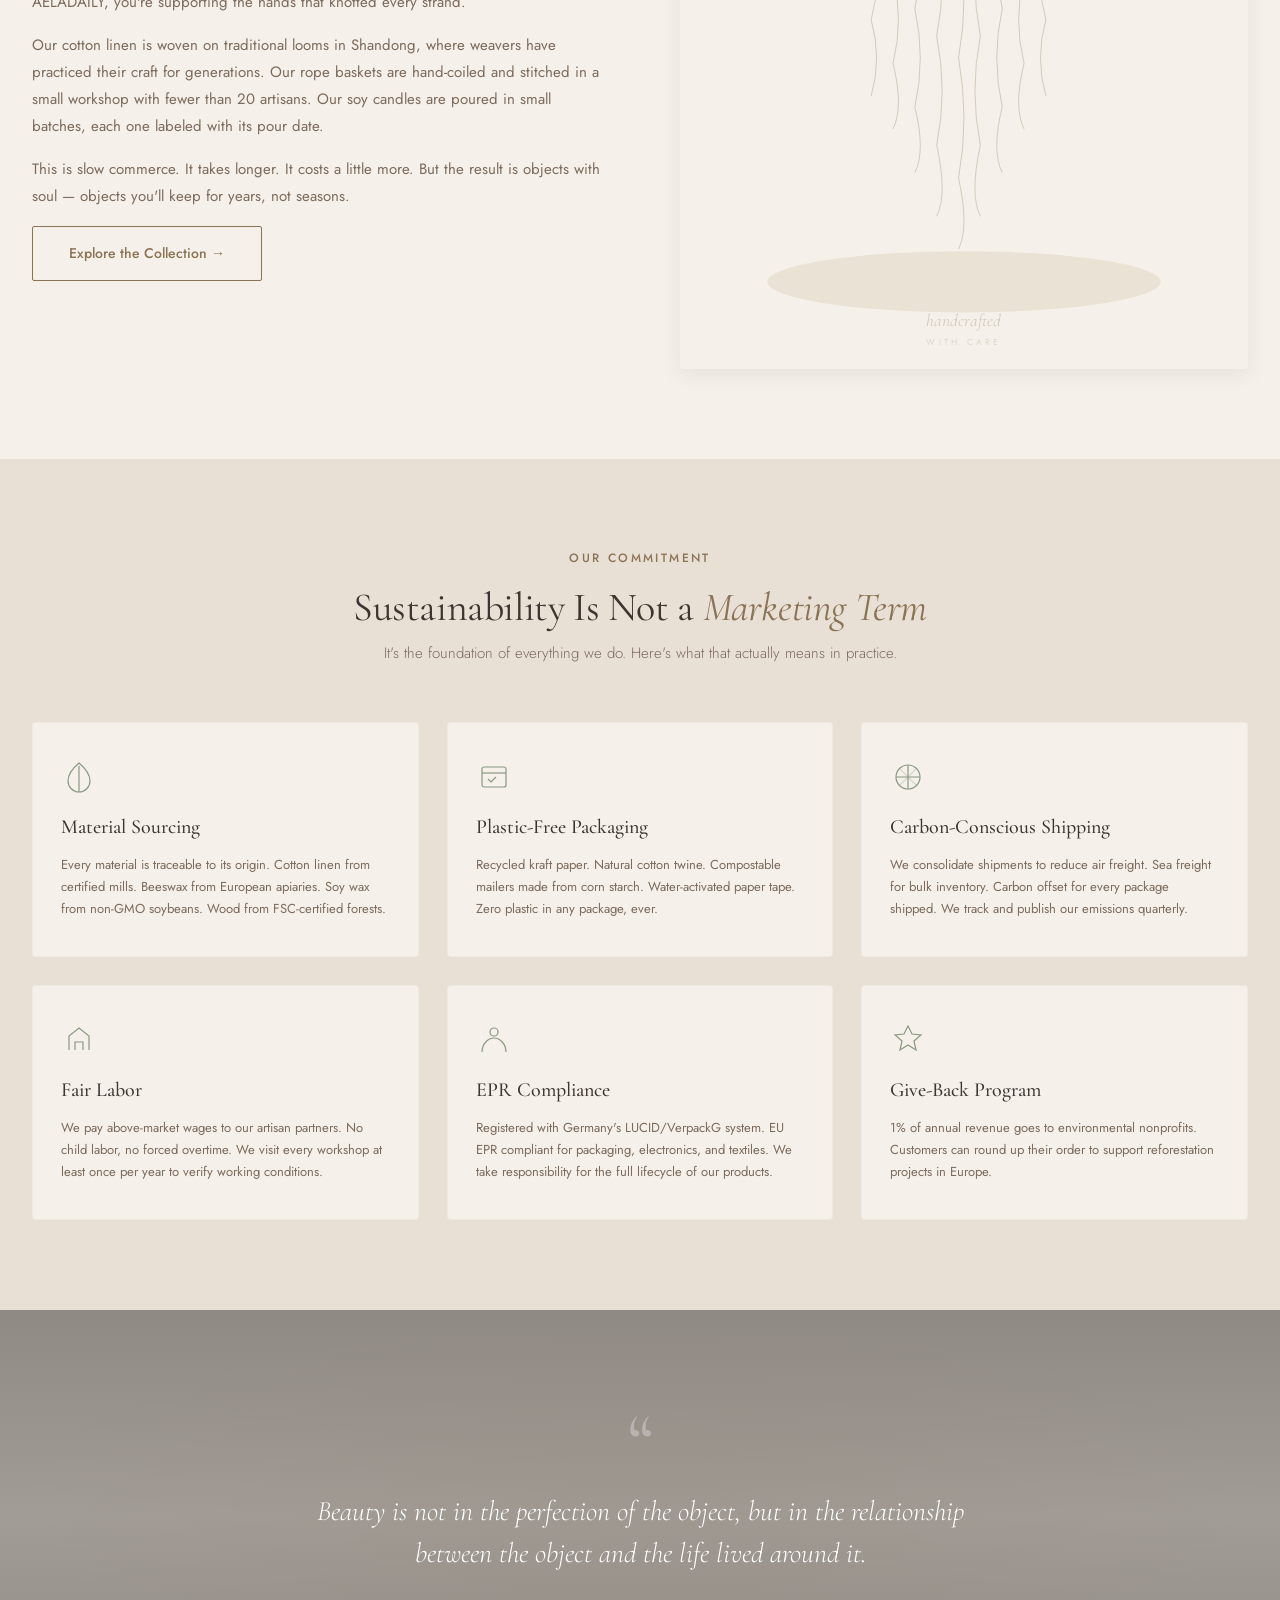
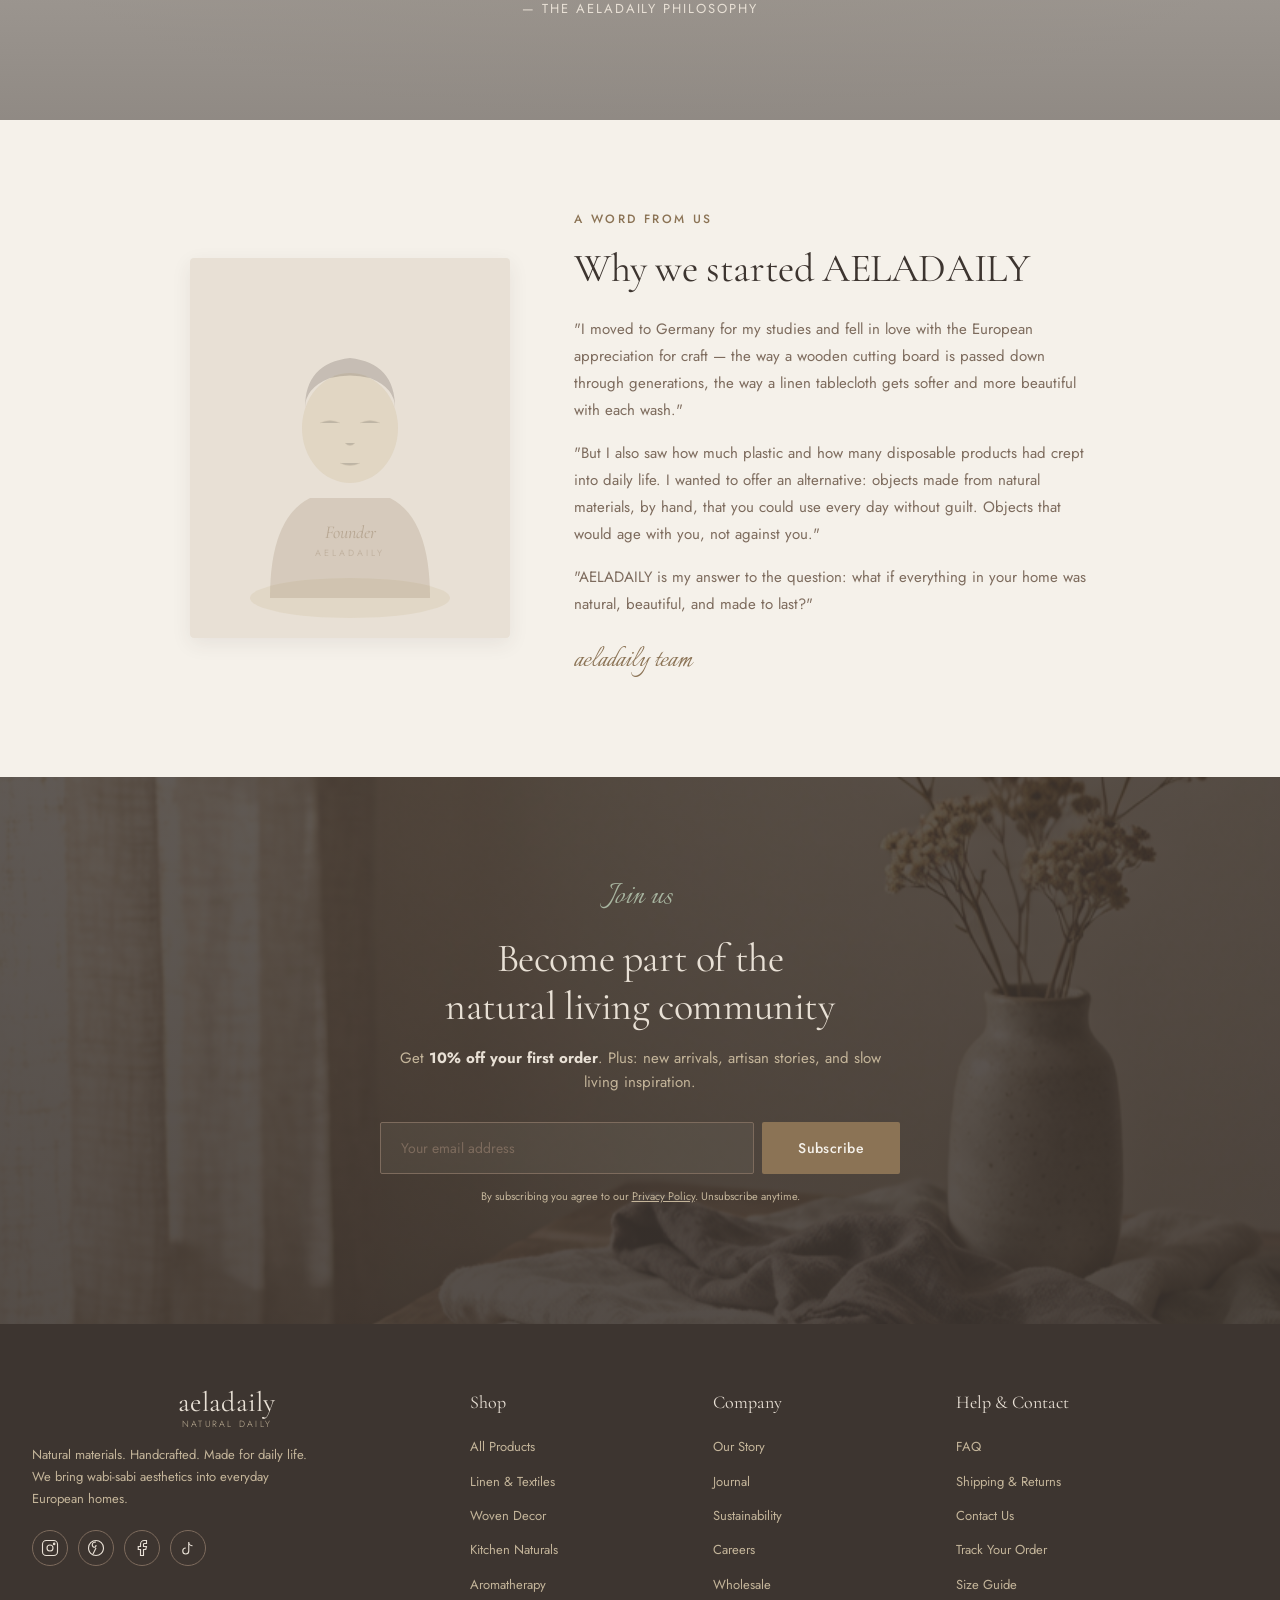
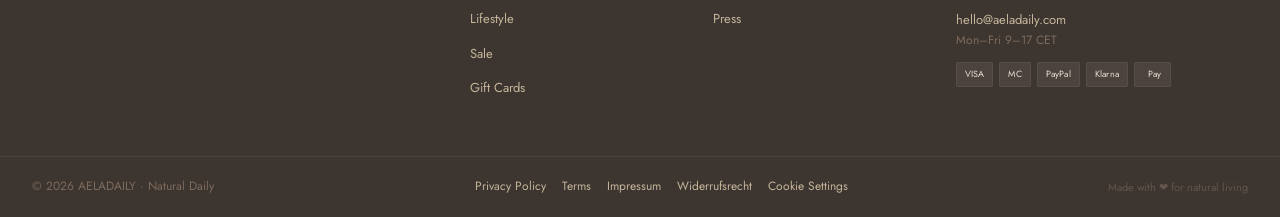
<file: about.html>
<!DOCTYPE html>
<html lang="de">
<head>
    <meta charset="UTF-8">
    <meta name="viewport" content="width=device-width, initial-scale=1.0">
    <title>Our Story — AELADAILY · Natural Daily</title>
    <meta name="description" content="The story of AELADAILY: natural materials, wabi-sabi aesthetics, and handcrafted home decor made for daily life.">
    <link rel="preconnect" href="https://fonts.googleapis.com">
    <link rel="preconnect" href="https://fonts.gstatic.com" crossorigin>
    <link href="https://fonts.googleapis.com/css2?family=Cormorant+Garamond:ital,wght@0,300;0,400;0,500;0,600;1,300;1,400&family=Jost:wght@300;400;500;600&family=Italianno&display=swap" rel="stylesheet">
    <link rel="stylesheet" href="css/style.css">
</head>
<body class="page-about">

<!-- ============ MOBILE MENU OVERLAY ============ -->
<div class="mobile-menu-overlay" id="mobileMenu">
    <div class="mobile-menu-inner">
        <button class="mobile-close" onclick="toggleMobileMenu()" aria-label="Close menu">&times;</button>
        <div class="mobile-logo">
            <span class="logo-wordmark">aeladaily</span>
            <span class="logo-subtitle">Natural Daily</span>
        </div>
        <nav class="mobile-nav">
            <a href="index.html" class="mobile-link">Home</a>
            <a href="collection.html" class="mobile-link">Shop All</a>
            <div class="mobile-submenu">
                <span class="mobile-submenu-title">Collections</span>
                <a href="collection.html?cat=linen" class="mobile-sublink">Linen &amp; Textiles</a>
                <a href="collection.html?cat=woven" class="mobile-sublink">Woven Decor</a>
                <a href="collection.html?cat=kitchen" class="mobile-sublink">Kitchen Naturals</a>
                <a href="collection.html?cat=aromatherapy" class="mobile-sublink">Aromatherapy</a>
                <a href="collection.html?cat=lifestyle" class="mobile-sublink">Lifestyle</a>
                <a href="collection.html?cat=sale" class="mobile-sublink sale">Sale</a>
            </div>
            <a href="about.html" class="mobile-link">Our Story</a>
            <a href="#" class="mobile-link">Journal</a>
            <a href="#" class="mobile-link">Contact</a>
        </nav>
        <div class="mobile-footer">
            <a href="#">Account</a>
            <a href="#">Cart (2)</a>
        </div>
    </div>
</div>

<!-- ============ SEARCH OVERLAY ============ -->
<div class="search-overlay" id="searchOverlay">
    <div class="search-content">
        <button class="overlay-close" onclick="toggleSearch()" aria-label="Close search">&times;</button>
        <p class="search-label">Search</p>
        <input type="text" placeholder="What are you looking for?" class="search-input" id="searchInput">
        <div class="search-suggestions">
            <p class="search-hint">Popular searches</p>
            <div class="search-tags">
                <button class="search-tag" onclick="searchFor('Tablecloth')">Tablecloth</button>
                <button class="search-tag" onclick="searchFor('Basket')">Basket</button>
                <button class="search-tag" onclick="searchFor('Candle')">Candle</button>
                <button class="search-tag" onclick="searchFor('Cushion')">Cushion</button>
                <button class="search-tag" onclick="searchFor('Macrame')">Macrame</button>
            </div>
        </div>
    </div>
</div>

<!-- ============ CART DRAWER ============ -->
<div class="cart-overlay" id="cartOverlay" onclick="toggleCart()"></div>
<aside class="cart-drawer" id="cartDrawer">
    <div class="cart-header">
        <h3 class="cart-title">Your Cart <span class="cart-count-inline">(2)</span></h3>
        <button class="overlay-close small" onclick="toggleCart()" aria-label="Close cart">&times;</button>
    </div>
    <div class="cart-free-ship-bar">
        <div class="free-ship-progress" style="width: 100%;"></div>
        <p class="free-ship-text">You've unlocked free shipping! &#127881;</p>
    </div>
    <div class="cart-items">
        <div class="cart-item">
            <div class="cart-item-img linen-bg">
                <svg viewBox="0 0 60 60" width="50" height="50"><rect x="8" y="14" width="44" height="32" rx="2" fill="none" stroke="#8B7355" stroke-width="1.2"/><line x1="8" y1="20" x2="52" y2="20" stroke="#8B7355" stroke-width="0.8"/><line x1="8" y1="40" x2="52" y2="40" stroke="#8B7355" stroke-width="0.8"/><circle cx="30" cy="30" r="8" fill="#D4C5A9" opacity="0.4"/></svg>
            </div>
            <div class="cart-item-info">
                <p class="cart-item-name">Cotton Linen Tablecloth with Tassels</p>
                <p class="cart-item-variant">Size: 140&times;200cm &middot; Natural White</p>
                <div class="cart-item-bottom">
                    <div class="qty-selector">
                        <button class="qty-btn" onclick="updateQty(this,-1)">&minus;</button>
                        <span class="qty-value">1</span>
                        <button class="qty-btn" onclick="updateQty(this,1)">&plus;</button>
                    </div>
                    <p class="cart-item-price">&euro;23.10</p>
                </div>
            </div>
            <button class="cart-item-remove" onclick="removeCartItem(this)" aria-label="Remove">&times;</button>
        </div>
        <div class="cart-item">
            <div class="cart-item-img woven-bg">
                <svg viewBox="0 0 60 60" width="50" height="50"><path d="M15 12h30v40H15z" fill="none" stroke="#8B7355" stroke-width="1.2"/><line x1="15" y1="20" x2="45" y2="20" stroke="#8B7355" stroke-width="0.6"/><line x1="15" y1="28" x2="45" y2="28" stroke="#8B7355" stroke-width="0.6"/><line x1="15" y1="36" x2="45" y2="36" stroke="#8B7355" stroke-width="0.6"/><line x1="15" y1="44" x2="45" y2="44" stroke="#8B7355" stroke-width="0.6"/><circle cx="30" cy="32" r="6" fill="#D4C5A9" opacity="0.3"/></svg>
            </div>
            <div class="cart-item-info">
                <p class="cart-item-name">Macrame Wall Hanging &mdash; Large</p>
                <p class="cart-item-variant">Color: Natural &middot; 60&times;100cm</p>
                <div class="cart-item-bottom">
                    <div class="qty-selector">
                        <button class="qty-btn" onclick="updateQty(this,-1)">&minus;</button>
                        <span class="qty-value">1</span>
                        <button class="qty-btn" onclick="updateQty(this,1)">&plus;</button>
                    </div>
                    <p class="cart-item-price">&euro;33.80</p>
                </div>
            </div>
            <button class="cart-item-remove" onclick="removeCartItem(this)" aria-label="Remove">&times;</button>
        </div>
    </div>
    <div class="cart-footer">
        <div class="cart-note">
            <input type="checkbox" id="giftWrap" class="cart-checkbox">
            <label for="giftWrap">Add gift wrapping <span class="gift-price">(+&euro;3.50)</span></label>
        </div>
        <div class="cart-summary">
            <span>Subtotal</span>
            <span>&euro;56.90</span>
        </div>
        <div class="cart-summary">
            <span>Shipping</span>
            <span class="free-shipping">FREE &#10003;</span>
        </div>
        <div class="cart-summary total">
            <span>Total</span>
            <span>&euro;56.90</span>
        </div>
        <p class="cart-tax-note">Taxes included. Shipping calculated at checkout.</p>
        <button class="btn-primary btn-full" onclick="window.location.href='#'">Checkout &rarr;</button>
        <button class="btn-text btn-full" onclick="toggleCart()">Continue Shopping</button>
    </div>
</aside>

<!-- ============ ANNOUNCEMENT BAR ============ -->
<div class="announcement-bar" id="announcementBar">
    <div class="announcement-track">
        <span>&#10022; FREE SHIPPING OVER &euro;49</span>
        <span>&#10022; NATURAL MATERIALS ONLY</span>
        <span>&#10022; HANDCRAFTED WITH CARE</span>
        <span>&#10022; PLASTIC-FREE PACKAGING</span>
        <span>&#10022; 30-DAY RETURNS</span>
        <span>&#10022; FREE SHIPPING OVER &euro;49</span>
        <span>&#10022; NATURAL MATERIALS ONLY</span>
        <span>&#10022; HANDCRAFTED WITH CARE</span>
        <span>&#10022; PLASTIC-FREE PACKAGING</span>
        <span>&#10022; 30-DAY RETURNS</span>
    </div>
</div>

<!-- ============ HEADER ============ -->
<header class="site-header" id="siteHeader">
    <div class="header-inner">
        <nav class="nav-left">
            <button class="hamburger" onclick="toggleMobileMenu()" aria-label="Menu">
                <span></span><span></span><span></span>
            </button>
            <div class="nav-dropdown">
                <a href="collection.html" class="nav-link">Shop <span class="nav-caret">&#8964;</span></a>
                <div class="mega-menu">
                    <div class="mega-menu-inner">
                        <div class="mega-col">
                            <h5 class="mega-heading">Collections</h5>
                            <a href="collection.html?cat=linen" class="mega-link">Linen &amp; Textiles</a>
                            <a href="collection.html?cat=woven" class="mega-link">Woven Decor</a>
                            <a href="collection.html?cat=kitchen" class="mega-link">Kitchen Naturals</a>
                            <a href="collection.html?cat=aromatherapy" class="mega-link">Aromatherapy</a>
                            <a href="collection.html?cat=lifestyle" class="mega-link">Lifestyle</a>
                        </div>
                        <div class="mega-col">
                            <h5 class="mega-heading">Featured</h5>
                            <a href="collection.html?cat=sale" class="mega-link sale">Sale</a>
                            <a href="#" class="mega-link">New Arrivals</a>
                            <a href="#" class="mega-link">Bestsellers</a>
                            <a href="#" class="mega-link">Gift Cards</a>
                            <a href="#" class="mega-link">Gift Guides</a>
                        </div>
                        <div class="mega-feature">
                            <div class="mega-feature-img autumn-bg">
                                <svg viewBox="0 0 200 120" width="100%" height="100%"><rect width="200" height="120" fill="#E8E0D5"/><circle cx="100" cy="60" r="30" fill="#D4C5A9" opacity="0.4"/><text x="100" y="65" text-anchor="middle" font-family="Cormorant Garamond" font-size="14" fill="#8B7355" font-style="italic">Autumn Edit</text></svg>
                            </div>
                            <p class="mega-feature-text">Cozy textures for the season</p>
                            <a href="collection.html" class="mega-feature-link">Discover &rarr;</a>
                        </div>
                    </div>
                </div>
            </div>
            <a href="about.html" class="nav-link active">Our Story</a>
            <a href="#" class="nav-link">Journal</a>
        </nav>
        <div class="logo-center">
            <a href="index.html" class="logo">
                <span class="logo-wordmark">aeladaily</span>
                <span class="logo-subtitle">Natural Daily</span>
            </a>
        </div>
        <div class="nav-right">
            <button class="icon-btn" onclick="toggleSearch()" aria-label="Search">
                <svg width="20" height="20" viewBox="0 0 24 24" fill="none" stroke="currentColor" stroke-width="1.5"><circle cx="11" cy="11" r="8"/><line x1="21" y1="21" x2="16.65" y2="16.65"/></svg>
            </button>
            <button class="icon-btn" aria-label="Account">
                <svg width="20" height="20" viewBox="0 0 24 24" fill="none" stroke="currentColor" stroke-width="1.5"><path d="M20 21v-2a4 4 0 00-4-4H8a4 4 0 00-4 4v2"/><circle cx="12" cy="7" r="4"/></svg>
            </button>
            <button class="icon-btn cart-btn" onclick="toggleCart()" aria-label="Cart">
                <svg width="20" height="20" viewBox="0 0 24 24" fill="none" stroke="currentColor" stroke-width="1.5"><path d="M6 2L3 6v14a2 2 0 002 2h14a2 2 0 002-2V6l-3-4z"/><line x1="3" y1="6" x2="21" y2="6"/><path d="M16 10a4 4 0 01-8 0"/></svg>
                <span class="cart-count">2</span>
            </button>
        </div>
    </div>
    <div class="category-bar">
        <div class="category-inner">
            <a href="collection.html?cat=linen" class="cat-link">Linen &amp; Textiles</a>
            <a href="collection.html?cat=woven" class="cat-link">Woven Decor</a>
            <a href="collection.html?cat=kitchen" class="cat-link">Kitchen Naturals</a>
            <a href="collection.html?cat=aromatherapy" class="cat-link">Aromatherapy</a>
            <a href="collection.html?cat=lifestyle" class="cat-link">Lifestyle</a>
            <span class="cat-divider"></span>
            <a href="collection.html?cat=new" class="cat-link">New In</a>
            <a href="collection.html?cat=sale" class="cat-link sale-link">Sale</a>
        </div>
    </div>
</header>

<!-- ============ ABOUT HERO ============ -->
<section class="about-hero">
    <div class="about-hero-bg">
        <div class="about-hero-texture"></div>
        <div class="container">
            <div class="about-hero-content">
                <p class="about-hero-eyebrow"><span class="hero-eyebrow-line"></span> Est. 2026 <span class="hero-eyebrow-line"></span></p>
                <h1 class="about-hero-title">Our <em>Story</em></h1>
                <p class="about-hero-subtitle">Natural materials. Handcrafted with care. Made for the rituals of everyday life.</p>
            </div>
        </div>
    </div>
</section>

<!-- ============ BREADCRUMB ============ -->
<div class="about-breadcrumb">
    <div class="container">
        <a href="index.html">Home</a> <span class="crumb-sep">/</span> <span class="crumb-current">Our Story</span>
    </div>
</div>

<!-- ============ PHILOSOPHY SECTION ============ -->
<section class="section about-philosophy">
    <div class="container">
        <div class="about-split">
            <div class="about-visual">
                <div class="about-visual-frame">
                    <svg viewBox="0 0 520 620" width="100%" height="100%">
                        <rect width="520" height="620" fill="#E8E0D5"/>
                        <!-- Abstract wabi-sabi vessel -->
                        <ellipse cx="260" cy="520" rx="170" ry="30" fill="#D4C5A9" opacity="0.4"/>
                        <path d="M160 280 Q175 200 240 200 Q280 170 310 200 Q380 195 395 280 Q410 350 380 400 Q360 430 260 440 Q160 430 140 400 Q110 350 160 280Z" fill="#8B7355" opacity="0.18"/>
                        <!-- Branch with leaves -->
                        <g stroke="#3D3530" stroke-width="1.5" fill="none" opacity="0.3">
                            <path d="M170 260 Q200 230 230 250"/>
                            <path d="M200 275 Q230 245 260 265"/>
                            <path d="M230 290 Q260 260 290 280"/>
                        </g>
                        <g fill="#A8B5A0" opacity="0.3">
                            <ellipse cx="195" cy="235" rx="8" ry="4" transform="rotate(-30 195 235)"/>
                            <ellipse cx="225" cy="248" rx="8" ry="4" transform="rotate(-30 225 248)"/>
                            <ellipse cx="255" cy="262" rx="8" ry="4" transform="rotate(-30 255 262)"/>
                            <ellipse cx="285" cy="276" rx="8" ry="4" transform="rotate(-30 285 276)"/>
                        </g>
                        <!-- Texture marks -->
                        <g stroke="#8B7355" stroke-width="0.6" opacity="0.25">
                            <path d="M190 240 L185 220 M210 235 L208 212 M230 230 L230 207"/>
                            <path d="M250 235 L252 212 M270 240 L275 218 M290 245 L295 222 M310 250 L316 228"/>
                        </g>
                        <!-- Stamp -->
                        <circle cx="260" cy="150" r="50" fill="none" stroke="#8B7355" stroke-width="0.8" opacity="0.2"/>
                        <text x="260" y="148" text-anchor="middle" font-family="Cormorant Garamond" font-size="14" fill="#8B7355" opacity="0.3" font-style="italic">wabi</text>
                        <text x="260" y="165" text-anchor="middle" font-family="Cormorant Garamond" font-size="14" fill="#8B7355" opacity="0.3" font-style="italic">sabi</text>
                        <!-- Bottom label -->
                        <text x="260" y="570" text-anchor="middle" font-family="Jost" font-size="10" fill="#8B7355" opacity="0.2" letter-spacing="4">NATURAL DAILY</text>
                    </svg>
                </div>
                <div class="about-visual-badge">
                    <span class="story-badge-num">100%</span>
                    <span class="story-badge-text">Natural<br>Materials</span>
                </div>
            </div>
            <div class="about-text">
                <span class="section-eyebrow">Our Philosophy</span>
                <h2 class="section-title story-title">We believe the objects we live with should be <em>honest, natural,</em> and made to last.</h2>
                <div class="story-body">
                    <p>The word <strong>aela</strong> comes from an old Germanic root meaning "to nourish." We believe nourishment isn't a luxury reserved for special occasions &mdash; it's a daily practice. Every meal at the table. Every morning cup of tea. Every moment of rest.</p>
                    <p>AELADAILY draws from <strong>Wabi-Sabi</strong> &mdash; the Japanese aesthetic philosophy that finds beauty in imperfection, simplicity, and the natural aging of materials. A cotton linen tablecloth that softens with each wash. A hand-woven rope basket that tells the story of its maker. A soy wax candle whose scent shifts subtly with the seasons.</p>
                    <p>We don't chase trends. We make objects that earn their place in your home through daily use &mdash; objects that become more beautiful, not less, as they live with you.</p>
                </div>
                <div class="story-values">
                    <div class="story-value">
                        <span class="story-value-icon">&#127807;</span>
                        <span class="story-value-text">Natural</span>
                    </div>
                    <div class="story-value">
                        <span class="story-value-icon">&#9995;</span>
                        <span class="story-value-text">Artisanal</span>
                    </div>
                    <div class="story-value">
                        <span class="story-value-icon">&#129506;</span>
                        <span class="story-value-text">Mindful</span>
                    </div>
                </div>
            </div>
        </div>
    </div>
</section>

<!-- ============ VALUES BANNER ============ -->
<section class="about-values-banner">
    <div class="container">
        <div class="values-banner-grid">
            <div class="value-banner-item">
                <div class="value-banner-icon">
                    <svg width="40" height="40" viewBox="0 0 40 40" fill="none" stroke="currentColor" stroke-width="1.2"><path d="M20 5C14 10 8 16 8 24a12 12 0 0024 0c0-8-6-14-12-19z"/><line x1="20" y1="8" x2="20" y2="35"/></svg>
                </div>
                <h3>Natural Materials</h3>
                <p>Cotton linen, beeswax, soy wax, natural wood, cork, sisal. Never synthetic. Never plastic.</p>
            </div>
            <div class="value-banner-item">
                <div class="value-banner-icon">
                    <svg width="40" height="40" viewBox="0 0 40 40" fill="none" stroke="currentColor" stroke-width="1.2"><path d="M28 14q-6 0-12 5T10 30"/><path d="M28 14c0-3.5-3-6.5-7-6.5"/><circle cx="28" cy="14" r="1.2" fill="currentColor"/></svg>
                </div>
                <h3>Handcrafted</h3>
                <p>Every piece is made by hand. No mass production. No factory lines. Just skilled artisans and patient work.</p>
            </div>
            <div class="value-banner-item">
                <div class="value-banner-icon">
                    <svg width="40" height="40" viewBox="0 0 40 40" fill="none" stroke="currentColor" stroke-width="1.2"><path d="M6 25l5-10h18l5 10"/><path d="M6 25v5h28v-5"/><circle cx="14" cy="30" r="2.5"/><circle cx="26" cy="30" r="2.5"/></svg>
                </div>
                <h3>Plastic-Free</h3>
                <p>100% biodegradable packaging. Recycled paper, natural twine, compostable mailers. Zero plastic, always.</p>
            </div>
            <div class="value-banner-item">
                <div class="value-banner-icon">
                    <svg width="40" height="40" viewBox="0 0 40 40" fill="none" stroke="currentColor" stroke-width="1.2"><rect x="10" y="10" width="20" height="20" rx="3"/><path d="M16 20l3 3 5-5"/></svg>
                </div>
                <h3>Made to Last</h3>
                <p>We design for longevity, not obsolescence. Our products are repairable, reusable, and meant to age gracefully.</p>
            </div>
        </div>
    </div>
</section>

<!-- ============ JOURNEY / TIMELINE ============ -->
<section class="section about-journey">
    <div class="container">
        <div class="section-header">
            <span class="section-eyebrow">How It Began</span>
            <h2 class="section-title">Our Journey</h2>
        </div>
        <div class="timeline">
            <div class="timeline-item">
                <div class="timeline-marker">
                    <div class="timeline-dot"></div>
                    <div class="timeline-line"></div>
                </div>
                <div class="timeline-content">
                    <span class="timeline-date">2024 &middot; The Idea</span>
                    <h3 class="timeline-title">A Seed Is Planted</h3>
                    <p>Living in Germany, surrounded by European craft traditions but frustrated by the flood of disposable, plastic-heavy home goods, we began imagining a different kind of store &mdash; one that sold only natural materials, made by hand, designed to be used every day.</p>
                </div>
            </div>
            <div class="timeline-item">
                <div class="timeline-marker">
                    <div class="timeline-dot"></div>
                    <div class="timeline-line"></div>
                </div>
                <div class="timeline-content">
                    <span class="timeline-date">2025 &middot; Sourcing</span>
                    <h3 class="timeline-title">Finding Our Artisans</h3>
                    <p>We traveled through China's craft regions &mdash; the cotton linen mills of Shandong, the rope workshops of Yiwu, the soy candle makers of Hangzhou. We selected partners who shared our commitment to natural materials and fair labor practices.</p>
                </div>
            </div>
            <div class="timeline-item">
                <div class="timeline-marker">
                    <div class="timeline-dot"></div>
                    <div class="timeline-line"></div>
                </div>
                <div class="timeline-content">
                    <span class="timeline-date">Early 2026 &middot; Building</span>
                    <h3 class="timeline-title">Brand &amp; Compliance</h3>
                    <p>We registered our trademark, completed EU compliance (CE marking, REACH, VerpackG/LUCID registration), set up VAT structures, and built our Shopify DTC store. Every detail &mdash; from packaging design to legal pages &mdash; was crafted to reflect our wabi-sabi ethos.</p>
                </div>
            </div>
            <div class="timeline-item">
                <div class="timeline-marker">
                    <div class="timeline-dot active"></div>
                </div>
                <div class="timeline-content">
                    <span class="timeline-date">2026 &middot; Launch</span>
                    <h3 class="timeline-title">AELADAILY Goes Live</h3>
                    <p>Our first 50 SKUs are here. Cotton linen textiles, hand-woven decor, natural kitchen tools, and aromatherapy. We ship across Europe with plastic-free packaging and a 30-day return policy. This is just the beginning.</p>
                </div>
            </div>
        </div>
    </div>
</section>

<!-- ============ ARTISAN CRAFT SECTION ============ -->
<section class="section about-craft">
    <div class="container">
        <div class="about-split reverse">
            <div class="about-visual">
                <div class="about-visual-frame">
                    <svg viewBox="0 0 520 620" width="100%" height="100%">
                        <rect width="520" height="620" fill="#F5F1EA"/>
                        <!-- Hands crafting macrame -->
                        <ellipse cx="260" cy="540" rx="180" ry="28" fill="#D4C5A9" opacity="0.35"/>
                        <!-- Macrame pattern -->
                        <rect x="160" y="60" width="200" height="16" rx="3" fill="#8B7355" opacity="0.3"/>
                        <g stroke="#8B7355" stroke-width="1.2" fill="none" opacity="0.45">
                            <path d="M175 76 L175 160 M195 76 L195 180 M215 76 L215 200 M235 76 L235 215 M255 76 L255 225 M275 76 L275 215 M295 76 L295 200 M315 76 L315 180 M335 76 L335 160"/>
                        </g>
                        <g stroke="#8B7355" stroke-width="0.8" fill="none" opacity="0.35">
                            <path d="M175 160 Q185 195 175 230 Q185 265 175 300 Q185 335 175 370"/>
                            <path d="M335 160 Q325 195 335 230 Q325 265 335 300 Q325 335 335 370"/>
                            <path d="M195 180 Q205 220 195 260 Q205 300 195 340 Q205 380 195 400"/>
                            <path d="M315 180 Q305 220 315 260 Q305 300 315 340 Q305 380 315 400"/>
                            <path d="M215 200 Q225 245 215 290 Q225 335 215 380 Q225 420 215 440"/>
                            <path d="M295 200 Q285 245 295 290 Q285 335 295 380 Q285 420 295 440"/>
                            <path d="M235 215 Q245 265 235 315 Q245 365 235 415 Q245 460 235 480"/>
                            <path d="M275 215 Q265 265 275 315 Q265 365 275 415 Q265 460 275 480"/>
                            <path d="M255 225 Q265 280 255 335 Q265 390 255 445 Q265 490 255 510"/>
                        </g>
                        <!-- Decorative knots -->
                        <circle cx="175" cy="160" r="4" fill="#8B7355" opacity="0.25"/>
                        <circle cx="335" cy="160" r="4" fill="#8B7355" opacity="0.25"/>
                        <circle cx="255" cy="225" r="5" fill="#8B7355" opacity="0.25"/>
                        <!-- Label -->
                        <text x="260" y="580" text-anchor="middle" font-family="Cormorant Garamond" font-size="16" fill="#8B7355" opacity="0.3" font-style="italic">handcrafted</text>
                        <text x="260" y="598" text-anchor="middle" font-family="Jost" font-size="8" fill="#8B7355" opacity="0.2" letter-spacing="3">WITH CARE</text>
                    </svg>
                </div>
            </div>
            <div class="about-text">
                <span class="section-eyebrow">The Craft</span>
                <h2 class="section-title story-title">Every piece carries the <em>mark of its maker.</em></h2>
                <div class="story-body">
                    <p>We work directly with small workshops and family-run studios. No middlemen, no agents, no anonymous factories. When you buy a macrame wall hanging from AELADAILY, you're supporting the hands that knotted every strand.</p>
                    <p>Our cotton linen is woven on traditional looms in Shandong, where weavers have practiced their craft for generations. Our rope baskets are hand-coiled and stitched in a small workshop with fewer than 20 artisans. Our soy candles are poured in small batches, each one labeled with its pour date.</p>
                    <p>This is slow commerce. It takes longer. It costs a little more. But the result is objects with soul &mdash; objects you'll keep for years, not seasons.</p>
                </div>
                <a href="collection.html" class="btn-secondary">Explore the Collection &rarr;</a>
            </div>
        </div>
    </div>
</section>

<!-- ============ SUSTAINABILITY SECTION ============ -->
<section class="section about-sustainability">
    <div class="container">
        <div class="section-header">
            <span class="section-eyebrow">Our Commitment</span>
            <h2 class="section-title">Sustainability Is Not a <em>Marketing Term</em></h2>
            <p class="section-desc">It's the foundation of everything we do. Here's what that actually means in practice.</p>
        </div>
        <div class="sustain-grid">
            <div class="sustain-card">
                <div class="sustain-icon">
                    <svg width="36" height="36" viewBox="0 0 36 36" fill="none" stroke="currentColor" stroke-width="1.2"><path d="M18 4C12 9 7 15 7 22a11 11 0 0022 0c0-7-5-13-11-18z"/><line x1="18" y1="7" x2="18" y2="33"/></svg>
                </div>
                <h3>Material Sourcing</h3>
                <p>Every material is traceable to its origin. Cotton linen from certified mills. Beeswax from European apiaries. Soy wax from non-GMO soybeans. Wood from FSC-certified forests.</p>
            </div>
            <div class="sustain-card">
                <div class="sustain-icon">
                    <svg width="36" height="36" viewBox="0 0 36 36" fill="none" stroke="currentColor" stroke-width="1.2"><rect x="6" y="8" width="24" height="20" rx="2"/><path d="M6 14h24"/><path d="M12 20l3 3 5-5"/></svg>
                </div>
                <h3>Plastic-Free Packaging</h3>
                <p>Recycled kraft paper. Natural cotton twine. Compostable mailers made from corn starch. Water-activated paper tape. Zero plastic in any package, ever.</p>
            </div>
            <div class="sustain-card">
                <div class="sustain-icon">
                    <svg width="36" height="36" viewBox="0 0 36 36" fill="none" stroke="currentColor" stroke-width="1.2"><circle cx="18" cy="18" r="12"/><path d="M18 6v24M6 18h24"/><path d="M9 9l18 18M27 9L9 27" opacity="0.3"/></svg>
                </div>
                <h3>Carbon-Conscious Shipping</h3>
                <p>We consolidate shipments to reduce air freight. Sea freight for bulk inventory. Carbon offset for every package shipped. We track and publish our emissions quarterly.</p>
            </div>
            <div class="sustain-card">
                <div class="sustain-icon">
                    <svg width="36" height="36" viewBox="0 0 36 36" fill="none" stroke="currentColor" stroke-width="1.2"><path d="M8 28V14l10-8 10 8v14"/><path d="M14 28v-8h8v8"/></svg>
                </div>
                <h3>Fair Labor</h3>
                <p>We pay above-market wages to our artisan partners. No child labor, no forced overtime. We visit every workshop at least once per year to verify working conditions.</p>
            </div>
            <div class="sustain-card">
                <div class="sustain-icon">
                    <svg width="36" height="36" viewBox="0 0 36 36" fill="none" stroke="currentColor" stroke-width="1.2"><path d="M6 30c0-8 6-14 12-14s12 6 12 14"/><circle cx="18" cy="10" r="4"/></svg>
                </div>
                <h3>EPR Compliance</h3>
                <p>Registered with Germany's LUCID/VerpackG system. EU EPR compliant for packaging, electronics, and textiles. We take responsibility for the full lifecycle of our products.</p>
            </div>
            <div class="sustain-card">
                <div class="sustain-icon">
                    <svg width="36" height="36" viewBox="0 0 36 36" fill="none" stroke="currentColor" stroke-width="1.2"><path d="M18 4l4 8 9 1-7 6 2 9-8-5-8 5 2-9-7-6 9-1z"/></svg>
                </div>
                <h3>Give-Back Program</h3>
                <p>1% of annual revenue goes to environmental nonprofits. Customers can round up their order to support reforestation projects in Europe.</p>
            </div>
        </div>
    </div>
</section>

<!-- ============ QUOTE BANNER ============ -->
<section class="quote-banner">
    <div class="container">
        <p class="quote-mark">&ldquo;</p>
        <blockquote class="quote-text">Beauty is not in the perfection of the object, but in the relationship between the object and the life lived around it.</blockquote>
        <p class="quote-attribute">&mdash; The AELADAILY Philosophy</p>
    </div>
</section>

<!-- ============ TEAM / FOUNDER ============ -->
<section class="section about-founder">
    <div class="container">
        <div class="founder-card">
            <div class="founder-image">
                <svg viewBox="0 0 320 380" width="100%" height="100%">
                    <rect width="320" height="380" fill="#E8E0D5"/>
                    <!-- Abstract founder portrait -->
                    <ellipse cx="160" cy="340" rx="100" ry="20" fill="#D4C5A9" opacity="0.35"/>
                    <!-- Shoulders -->
                    <path d="M80 340 Q80 260 120 240 L200 240 Q240 260 240 340Z" fill="#8B7355" opacity="0.2"/>
                    <!-- Head -->
                    <ellipse cx="160" cy="170" rx="48" ry="55" fill="#D4C5A9" opacity="0.4"/>
                    <!-- Hair -->
                    <path d="M115 150 Q115 105 160 100 Q205 105 205 150 Q205 130 180 120 Q160 115 140 120 Q115 130 115 150Z" fill="#3D3530" opacity="0.2"/>
                    <!-- Texture details -->
                    <g stroke="#8B7355" stroke-width="0.5" opacity="0.15">
                        <path d="M130 165 Q140 160 150 165"/>
                        <path d="M170 165 Q180 160 190 165"/>
                        <path d="M155 185 Q160 190 165 185"/>
                        <path d="M150 205 Q160 210 170 205"/>
                    </g>
                    <!-- Name overlay -->
                    <text x="160" y="280" text-anchor="middle" font-family="Cormorant Garamond" font-size="18" fill="#8B7355" opacity="0.4" font-style="italic">Founder</text>
                    <text x="160" y="298" text-anchor="middle" font-family="Jost" font-size="9" fill="#8B7355" opacity="0.25" letter-spacing="3">AELADAILY</text>
                </svg>
            </div>
            <div class="founder-text">
                <span class="section-eyebrow">A Word From Us</span>
                <h2 class="section-title story-title">Why we started AELADAILY</h2>
                <div class="story-body">
                    <p>"I moved to Germany for my studies and fell in love with the European appreciation for craft &mdash; the way a wooden cutting board is passed down through generations, the way a linen tablecloth gets softer and more beautiful with each wash."</p>
                    <p>"But I also saw how much plastic and how many disposable products had crept into daily life. I wanted to offer an alternative: objects made from natural materials, by hand, that you could use every day without guilt. Objects that would age with you, not against you."</p>
                    <p>"AELADAILY is my answer to the question: what if everything in your home was natural, beautiful, and made to last?"</p>
                </div>
                <p class="founder-signature">aeladaily team</p>
            </div>
        </div>
    </div>
</section>

<!-- ============ CTA SECTION ============ -->
<section class="section about-cta">
    <div class="container">
        <div class="about-cta-box">
            <span class="newsletter-script">Join us</span>
            <h2 class="section-title">Become part of the<br>natural living community</h2>
            <p>Get <strong>10% off your first order</strong>. Plus: new arrivals, artisan stories, and slow living inspiration.</p>
            <form class="newsletter-form" onsubmit="event.preventDefault(); subscribeNewsletter();">
                <input type="email" placeholder="Your email address" required class="newsletter-input" id="newsletterEmail">
                <button type="submit" class="btn-primary" id="newsletterBtn">Subscribe</button>
            </form>
            <p class="newsletter-fineprint">By subscribing you agree to our <a href="#">Privacy Policy</a>. Unsubscribe anytime.</p>
        </div>
    </div>
</section>

<!-- ============ FOOTER ============ -->
<footer class="site-footer">
    <div class="footer-main">
        <div class="container">
            <div class="footer-grid">
                <div class="footer-col footer-brand">
                    <div class="logo footer-logo">
                        <span class="logo-wordmark">aeladaily</span>
                        <span class="logo-subtitle">Natural Daily</span>
                    </div>
                    <p class="footer-desc">Natural materials. Handcrafted. Made for daily life. We bring wabi-sabi aesthetics into everyday European homes.</p>
                    <div class="social-links">
                        <a href="#" class="social-link" aria-label="Instagram"><svg width="18" height="18" viewBox="0 0 24 24" fill="none" stroke="currentColor" stroke-width="1.5"><rect x="2" y="2" width="20" height="20" rx="5"/><circle cx="12" cy="12" r="4"/><circle cx="17.5" cy="6.5" r="1" fill="currentColor"/></svg></a>
                        <a href="#" class="social-link" aria-label="Pinterest"><svg width="18" height="18" viewBox="0 0 24 24" fill="none" stroke="currentColor" stroke-width="1.5"><circle cx="12" cy="12" r="10"/><path d="M8 20l4-8M12 4c-3 0-5 2-5 4s2 3 3 3 2-1 2-3"/></svg></a>
                        <a href="#" class="social-link" aria-label="Facebook"><svg width="18" height="18" viewBox="0 0 24 24" fill="none" stroke="currentColor" stroke-width="1.5"><path d="M18 2h-3a5 5 0 00-5 5v3H7v4h3v8h4v-8h3l1-4h-4V7a1 1 0 011-1h3z"/></svg></a>
                        <a href="#" class="social-link" aria-label="TikTok"><svg width="18" height="18" viewBox="0 0 24 24" fill="none" stroke="currentColor" stroke-width="1.5"><path d="M9 12a4 4 0 104 4V4a5 5 0 005 5"/></svg></a>
                    </div>
                </div>
                <div class="footer-col">
                    <h4 class="footer-heading">Shop</h4>
                    <ul class="footer-links">
                        <li><a href="collection.html">All Products</a></li>
                        <li><a href="collection.html?cat=linen">Linen &amp; Textiles</a></li>
                        <li><a href="collection.html?cat=woven">Woven Decor</a></li>
                        <li><a href="collection.html?cat=kitchen">Kitchen Naturals</a></li>
                        <li><a href="collection.html?cat=aromatherapy">Aromatherapy</a></li>
                        <li><a href="collection.html?cat=lifestyle">Lifestyle</a></li>
                        <li><a href="collection.html?cat=sale">Sale</a></li>
                        <li><a href="#">Gift Cards</a></li>
                    </ul>
                </div>
                <div class="footer-col">
                    <h4 class="footer-heading">Company</h4>
                    <ul class="footer-links">
                        <li><a href="about.html">Our Story</a></li>
                        <li><a href="#">Journal</a></li>
                        <li><a href="#">Sustainability</a></li>
                        <li><a href="#">Careers</a></li>
                        <li><a href="#">Wholesale</a></li>
                        <li><a href="#">Press</a></li>
                    </ul>
                </div>
                <div class="footer-col">
                    <h4 class="footer-heading">Help &amp; Contact</h4>
                    <ul class="footer-links">
                        <li><a href="#">FAQ</a></li>
                        <li><a href="#">Shipping &amp; Returns</a></li>
                        <li><a href="#">Contact Us</a></li>
                        <li><a href="#">Track Your Order</a></li>
                        <li><a href="#">Size Guide</a></li>
                    </ul>
                    <p class="footer-contact-email">hello@aeladaily.com</p>
                    <p class="footer-contact-hours">Mon&ndash;Fri 9&ndash;17 CET</p>
                    <div class="payment-icons">
                        <span class="pay-icon">VISA</span>
                        <span class="pay-icon">MC</span>
                        <span class="pay-icon">PayPal</span>
                        <span class="pay-icon">Klarna</span>
                        <span class="pay-icon">&#63743;Pay</span>
                    </div>
                </div>
            </div>
        </div>
    </div>
    <div class="footer-legal">
        <div class="container">
            <div class="legal-inner">
                <p>&copy; 2026 AELADAILY &middot; Natural Daily</p>
                <div class="legal-links">
                    <a href="#">Privacy Policy</a>
                    <a href="#">Terms</a>
                    <a href="#">Impressum</a>
                    <a href="#">Widerrufsrecht</a>
                    <a href="#" onclick="openCookieSettings(); return false;">Cookie Settings</a>
                </div>
                <p class="made-with">Made with &#10084; for natural living</p>
            </div>
        </div>
    </div>
</footer>

<!-- ============ COOKIE BANNER ============ -->
<div class="cookie-banner" id="cookieBanner">
    <div class="cookie-content">
        <p>We use cookies to enhance your browsing experience. By continuing to browse, you agree to our <a href="#">Cookie Policy</a>.</p>
        <div class="cookie-actions">
            <button class="btn-text" onclick="openCookieSettings()">Settings</button>
            <button class="btn-primary btn-small" onclick="acceptCookies()">Accept All</button>
        </div>
    </div>
</div>

<script src="js/products.js"></script>
<script src="js/main.js"></script>
</body>
</html>
</file>
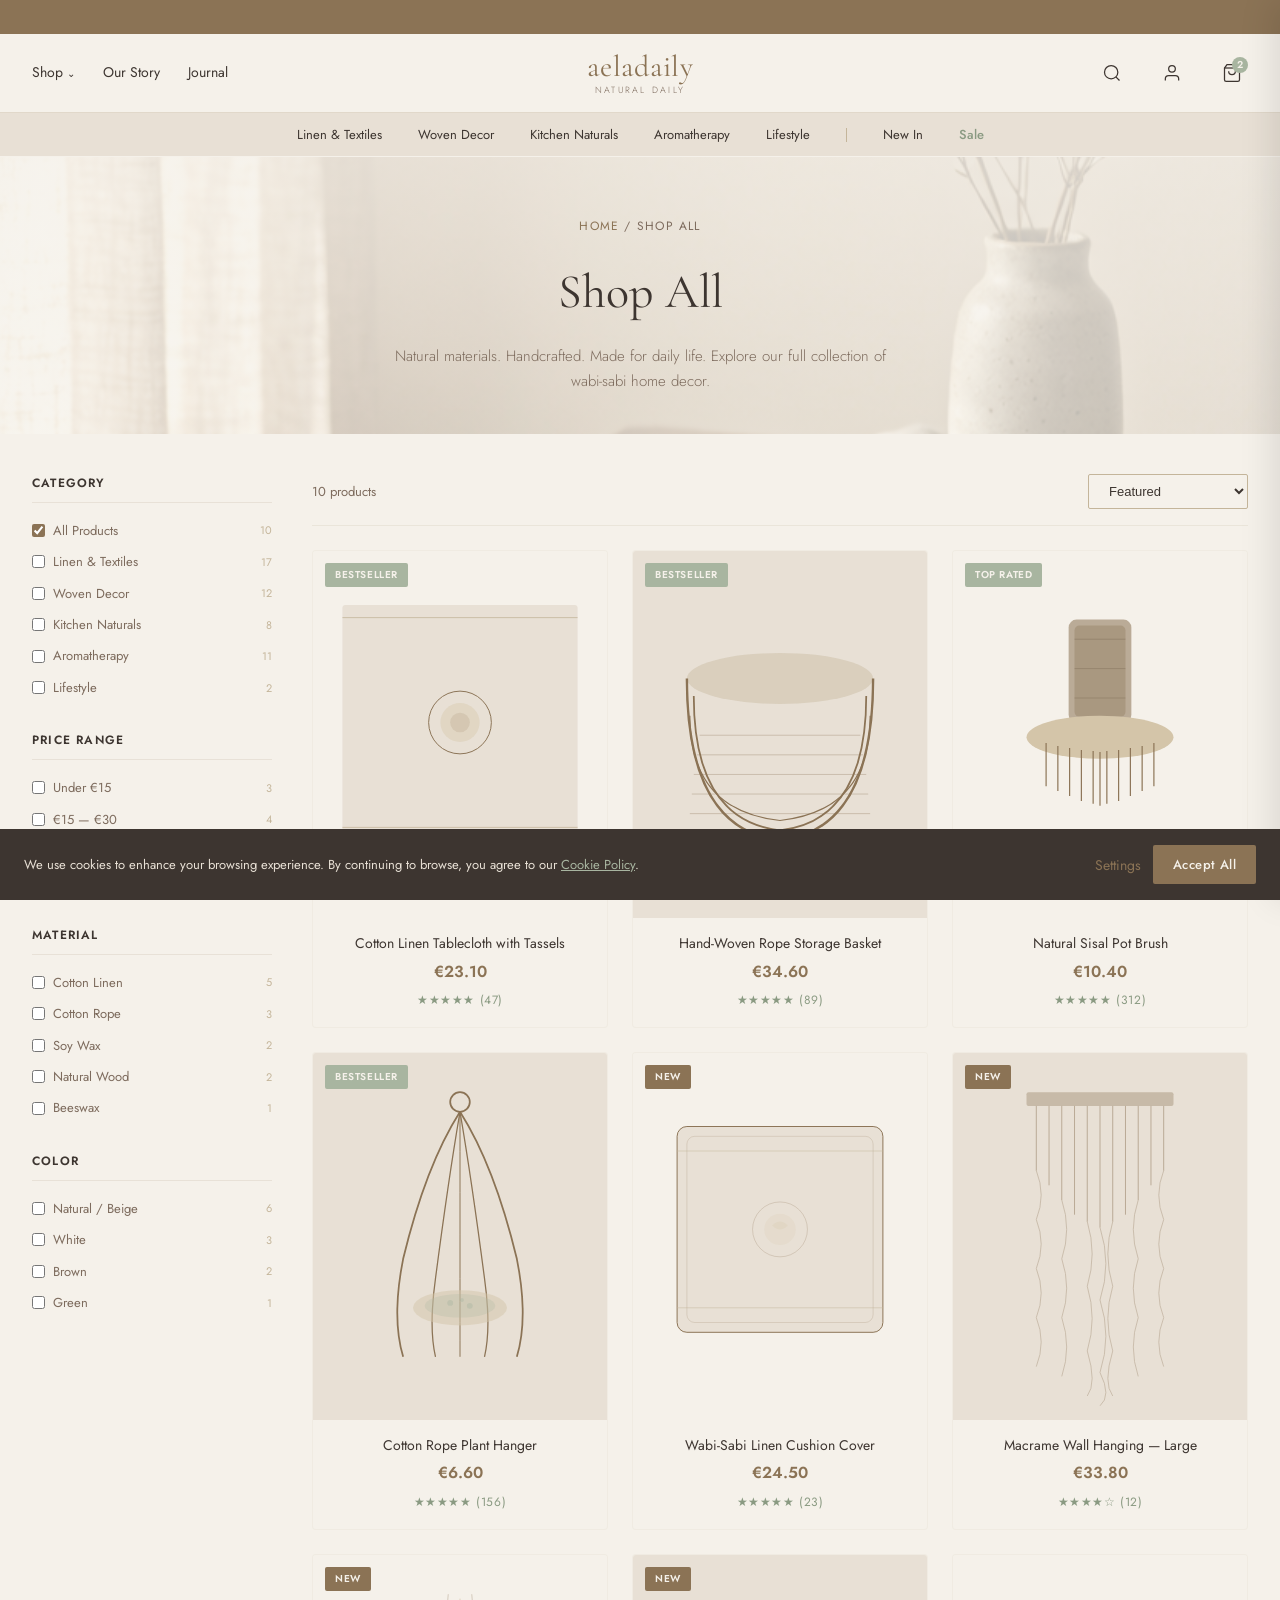
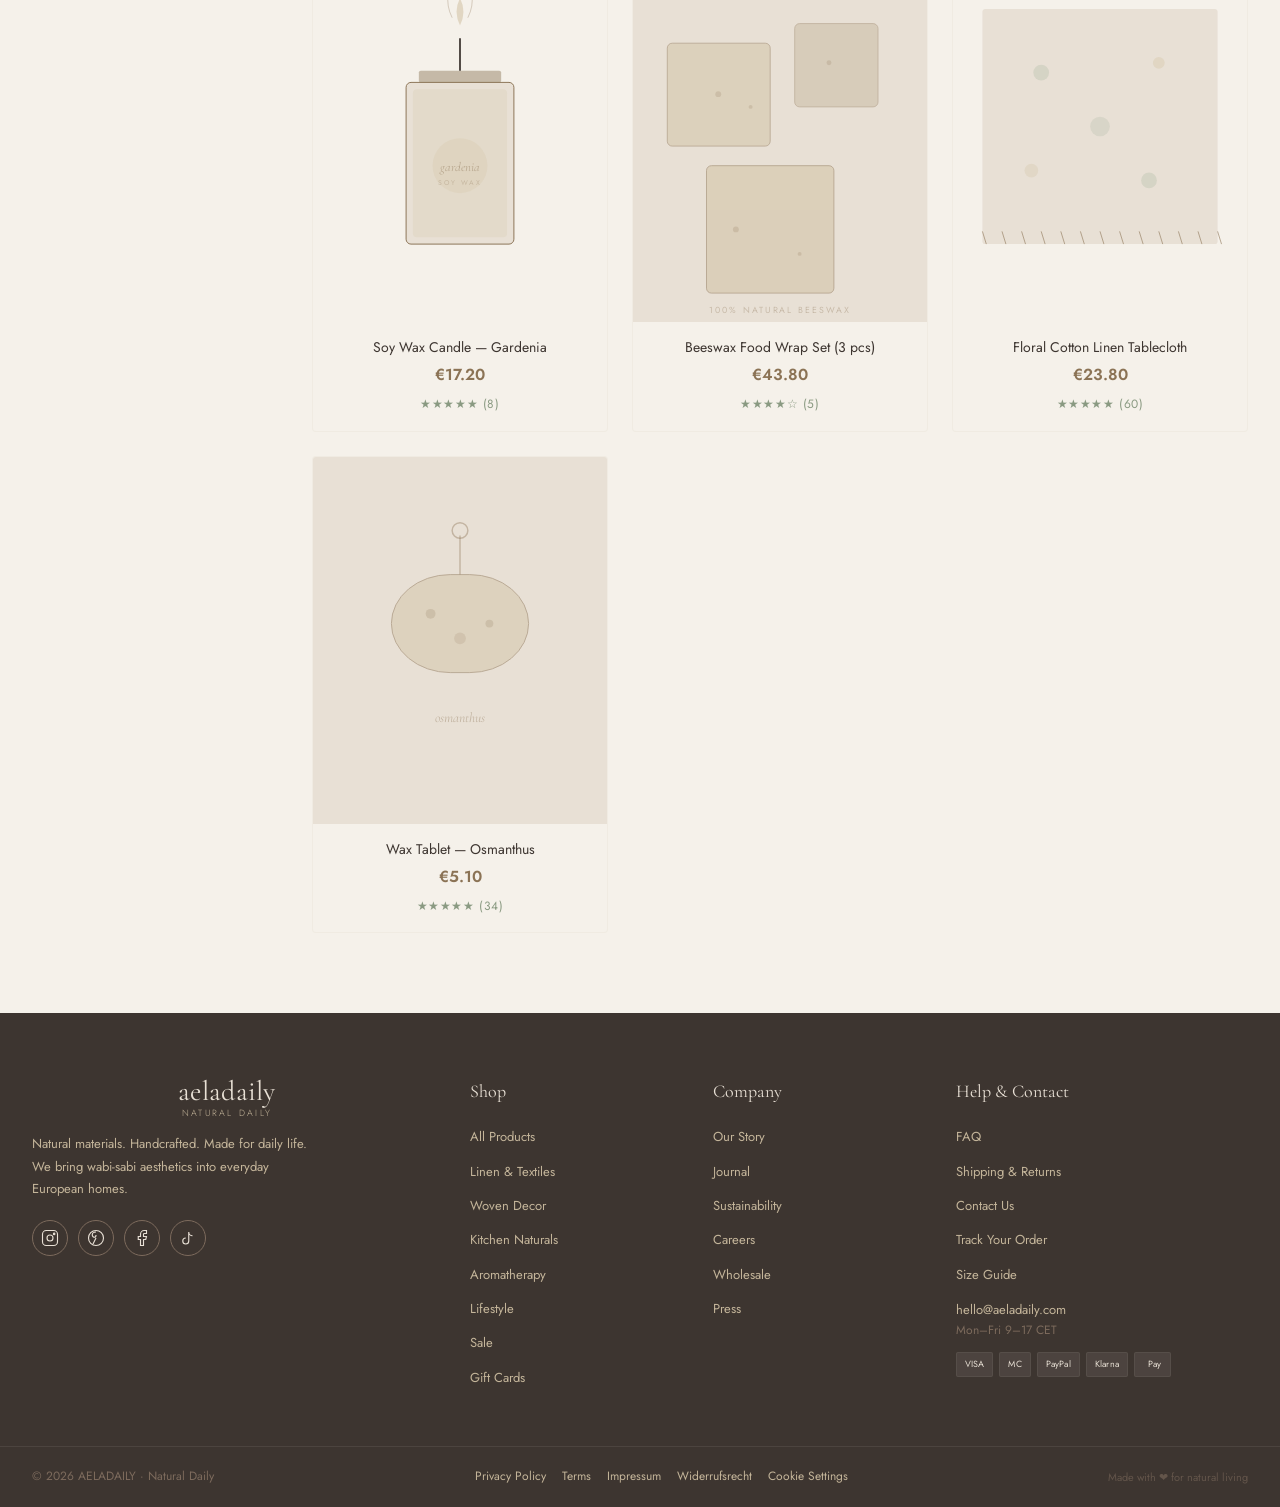
<file: collection.html>
<!DOCTYPE html>
<html lang="de">
<head>
    <meta charset="UTF-8">
    <meta name="viewport" content="width=device-width, initial-scale=1.0">
    <title>Shop All — AELADAILY</title>
    <meta name="description" content="Shop natural material home decor: cotton linen textiles, woven decor, kitchen naturals, and aromatherapy.">
    <link rel="preconnect" href="https://fonts.googleapis.com">
    <link rel="preconnect" href="https://fonts.gstatic.com" crossorigin>
    <link href="https://fonts.googleapis.com/css2?family=Cormorant+Garamond:ital,wght@0,300;0,400;0,500;0,600;1,300;1,400&family=Jost:wght@300;400;500;600&family=Italianno&display=swap" rel="stylesheet">
    <link rel="stylesheet" href="css/style.css">
    <style>
        /* Collection page specific styles */
        .collection-hero {
            background: url('img/European_style_home_interior_b_2026-06-30T00-00-41.png') center / cover no-repeat;
            padding: 60px 0 40px;
            text-align: center;
            position: relative;
        }
        .collection-hero::before {
            content: '';
            position: absolute;
            inset: 0;
            background: linear-gradient(180deg, rgba(245, 241, 234, 0.85) 0%, rgba(245, 241, 234, 0.75) 100%);
        }
        .collection-hero > * { position: relative; z-index: 1; }
        .collection-breadcrumb {
            font-size: 12px;
            color: var(--taupe);
            margin-bottom: 16px;
            text-transform: uppercase;
            letter-spacing: 0.1em;
        }
        .collection-breadcrumb a { color: var(--walnut-brown); }
        .collection-title {
            font-family: var(--font-heading);
            font-size: 48px;
            font-weight: 400;
            color: var(--charcoal);
            margin-bottom: 12px;
        }
        .collection-desc {
            font-size: 15px;
            color: var(--taupe);
            max-width: 500px;
            margin: 0 auto;
            font-weight: 300;
        }
        .collection-layout {
            display: grid;
            grid-template-columns: 240px 1fr;
            gap: 40px;
            padding: 40px 0 80px;
        }
        .filter-sidebar {
            position: sticky;
            top: 140px;
            align-self: start;
        }
        .filter-group { margin-bottom: 28px; }
        .filter-heading {
            font-family: var(--font-body);
            font-size: 12px;
            font-weight: 600;
            text-transform: uppercase;
            letter-spacing: 0.1em;
            color: var(--charcoal);
            margin-bottom: 12px;
            padding-bottom: 8px;
            border-bottom: 1px solid rgba(139, 115, 85, 0.12);
        }
        .filter-option {
            display: flex;
            align-items: center;
            gap: 8px;
            padding: 5px 0;
            font-size: 13px;
            color: var(--taupe);
            cursor: pointer;
            transition: color var(--t-fast);
        }
        .filter-option:hover { color: var(--charcoal); }
        .filter-option input { accent-color: var(--walnut-brown); }
        .filter-count { color: var(--sand); font-size: 11px; margin-left: auto; }
        .collection-toolbar {
            display: flex;
            justify-content: space-between;
            align-items: center;
            margin-bottom: 24px;
            padding-bottom: 16px;
            border-bottom: 1px solid rgba(139, 115, 85, 0.1);
        }
        .toolbar-count { font-size: 13px; color: var(--taupe); }
        .toolbar-right { display: flex; gap: 16px; align-items: center; }
        .sort-select {
            border: 1px solid var(--sand);
            background: var(--linen-white);
            padding: 8px 16px;
            border-radius: var(--radius-sm);
            font-size: 13px;
            color: var(--charcoal);
            cursor: pointer;
            outline: none;
        }
        .collection-products {
            display: grid;
            grid-template-columns: repeat(3, 1fr);
            gap: 24px;
        }
        @media (max-width: 991px) {
            .collection-layout { grid-template-columns: 1fr; }
            .filter-sidebar { position: static; display: none; }
            .collection-products { grid-template-columns: repeat(2, 1fr); }
        }
        @media (max-width: 767px) {
            .collection-products { grid-template-columns: repeat(2, 1fr); gap: 12px; }
            .collection-title { font-size: 32px; }
        }
    </style>
</head>
<body class="page-collection">

<!-- ============ MOBILE MENU OVERLAY ============ -->
<div class="mobile-menu-overlay" id="mobileMenu">
    <div class="mobile-menu-inner">
        <button class="mobile-close" onclick="toggleMobileMenu()" aria-label="Close menu">&times;</button>
        <div class="mobile-logo">
            <span class="logo-wordmark">aeladaily</span>
            <span class="logo-subtitle">Natural Daily</span>
        </div>
        <nav class="mobile-nav">
            <a href="index.html" class="mobile-link">Home</a>
            <a href="collection.html" class="mobile-link">Shop All</a>
            <div class="mobile-submenu">
                <span class="mobile-submenu-title">Collections</span>
                <a href="collection.html?cat=linen" class="mobile-sublink">Linen &amp; Textiles</a>
                <a href="collection.html?cat=woven" class="mobile-sublink">Woven Decor</a>
                <a href="collection.html?cat=kitchen" class="mobile-sublink">Kitchen Naturals</a>
                <a href="collection.html?cat=aromatherapy" class="mobile-sublink">Aromatherapy</a>
                <a href="collection.html?cat=lifestyle" class="mobile-sublink">Lifestyle</a>
                <a href="collection.html?cat=sale" class="mobile-sublink sale">Sale</a>
            </div>
            <a href="about.html" class="mobile-link">Our Story</a>
            <a href="#" class="mobile-link">Journal</a>
            <a href="#" class="mobile-link">Contact</a>
        </nav>
        <div class="mobile-footer">
            <a href="#">Account</a>
            <a href="#">Cart (2)</a>
        </div>
    </div>
</div>

<!-- ============ SEARCH OVERLAY ============ -->
<div class="search-overlay" id="searchOverlay">
    <div class="search-content">
        <button class="overlay-close" onclick="toggleSearch()" aria-label="Close search">&times;</button>
        <p class="search-label">Search</p>
        <input type="text" placeholder="What are you looking for?" class="search-input" id="searchInput">
        <div class="search-suggestions">
            <p class="search-hint">Popular searches</p>
            <div class="search-tags">
                <button class="search-tag" onclick="searchFor('Tablecloth')">Tablecloth</button>
                <button class="search-tag" onclick="searchFor('Basket')">Basket</button>
                <button class="search-tag" onclick="searchFor('Candle')">Candle</button>
                <button class="search-tag" onclick="searchFor('Cushion')">Cushion</button>
                <button class="search-tag" onclick="searchFor('Macrame')">Macrame</button>
            </div>
        </div>
    </div>
</div>

<!-- ============ CART DRAWER ============ -->
<div class="cart-overlay" id="cartOverlay" onclick="toggleCart()"></div>
<aside class="cart-drawer" id="cartDrawer">
    <div class="cart-header">
        <h3 class="cart-title">Your Cart <span class="cart-count-inline">(2)</span></h3>
        <button class="overlay-close small" onclick="toggleCart()" aria-label="Close cart">&times;</button>
    </div>
    <div class="cart-free-ship-bar">
        <div class="free-ship-progress" style="width: 100%;"></div>
        <p class="free-ship-text">You've unlocked free shipping! &#127881;</p>
    </div>
    <div class="cart-items">
        <div class="cart-item">
            <div class="cart-item-img linen-bg">
                <svg viewBox="0 0 60 60" width="50" height="50"><rect x="8" y="14" width="44" height="32" rx="2" fill="none" stroke="#8B7355" stroke-width="1.2"/><line x1="8" y1="20" x2="52" y2="20" stroke="#8B7355" stroke-width="0.8"/><line x1="8" y1="40" x2="52" y2="40" stroke="#8B7355" stroke-width="0.8"/><circle cx="30" cy="30" r="8" fill="#D4C5A9" opacity="0.4"/></svg>
            </div>
            <div class="cart-item-info">
                <p class="cart-item-name">Cotton Linen Tablecloth with Tassels</p>
                <p class="cart-item-variant">Size: 140&times;200cm &middot; Natural White</p>
                <div class="cart-item-bottom">
                    <div class="qty-selector">
                        <button class="qty-btn" onclick="updateQty(this,-1)">&minus;</button>
                        <span class="qty-value">1</span>
                        <button class="qty-btn" onclick="updateQty(this,1)">&plus;</button>
                    </div>
                    <p class="cart-item-price">&euro;23.10</p>
                </div>
            </div>
            <button class="cart-item-remove" onclick="removeCartItem(this)" aria-label="Remove">&times;</button>
        </div>
        <div class="cart-item">
            <div class="cart-item-img woven-bg">
                <svg viewBox="0 0 60 60" width="50" height="50"><path d="M15 12h30v40H15z" fill="none" stroke="#8B7355" stroke-width="1.2"/><line x1="15" y1="20" x2="45" y2="20" stroke="#8B7355" stroke-width="0.6"/><line x1="15" y1="28" x2="45" y2="28" stroke="#8B7355" stroke-width="0.6"/><line x1="15" y1="36" x2="45" y2="36" stroke="#8B7355" stroke-width="0.6"/><line x1="15" y1="44" x2="45" y2="44" stroke="#8B7355" stroke-width="0.6"/><circle cx="30" cy="32" r="6" fill="#D4C5A9" opacity="0.3"/></svg>
            </div>
            <div class="cart-item-info">
                <p class="cart-item-name">Macrame Wall Hanging &mdash; Large</p>
                <p class="cart-item-variant">Color: Natural &middot; 60&times;100cm</p>
                <div class="cart-item-bottom">
                    <div class="qty-selector">
                        <button class="qty-btn" onclick="updateQty(this,-1)">&minus;</button>
                        <span class="qty-value">1</span>
                        <button class="qty-btn" onclick="updateQty(this,1)">&plus;</button>
                    </div>
                    <p class="cart-item-price">&euro;33.80</p>
                </div>
            </div>
            <button class="cart-item-remove" onclick="removeCartItem(this)" aria-label="Remove">&times;</button>
        </div>
    </div>
    <div class="cart-footer">
        <div class="cart-note">
            <input type="checkbox" id="giftWrap" class="cart-checkbox">
            <label for="giftWrap">Add gift wrapping <span class="gift-price">(+&euro;3.50)</span></label>
        </div>
        <div class="cart-summary">
            <span>Subtotal</span>
            <span>&euro;56.90</span>
        </div>
        <div class="cart-summary">
            <span>Shipping</span>
            <span class="free-shipping">FREE &#10003;</span>
        </div>
        <div class="cart-summary total">
            <span>Total</span>
            <span>&euro;56.90</span>
        </div>
        <p class="cart-tax-note">Taxes included. Shipping calculated at checkout.</p>
        <button class="btn-primary btn-full" onclick="window.location.href='#'">Checkout &rarr;</button>
        <button class="btn-text btn-full" onclick="toggleCart()">Continue Shopping</button>
    </div>
</aside>

<!-- ============ ANNOUNCEMENT BAR ============ -->
<div class="announcement-bar" id="announcementBar">
    <div class="announcement-track">
        <span>&#10022; FREE SHIPPING OVER &euro;49</span>
        <span>&#10022; NATURAL MATERIALS ONLY</span>
        <span>&#10022; HANDCRAFTED WITH CARE</span>
        <span>&#10022; PLASTIC-FREE PACKAGING</span>
        <span>&#10022; 30-DAY RETURNS</span>
        <span>&#10022; FREE SHIPPING OVER &euro;49</span>
        <span>&#10022; NATURAL MATERIALS ONLY</span>
        <span>&#10022; HANDCRAFTED WITH CARE</span>
        <span>&#10022; PLASTIC-FREE PACKAGING</span>
        <span>&#10022; 30-DAY RETURNS</span>
    </div>
</div>

<!-- ============ HEADER ============ -->
<header class="site-header" id="siteHeader">
    <div class="header-inner">
        <nav class="nav-left">
            <button class="hamburger" onclick="toggleMobileMenu()" aria-label="Menu">
                <span></span><span></span><span></span>
            </button>
            <div class="nav-dropdown">
                <a href="collection.html" class="nav-link active">Shop <span class="nav-caret">&#8964;</span></a>
                <div class="mega-menu">
                    <div class="mega-menu-inner">
                        <div class="mega-col">
                            <h5 class="mega-heading">Collections</h5>
                            <a href="collection.html?cat=linen" class="mega-link">Linen &amp; Textiles</a>
                            <a href="collection.html?cat=woven" class="mega-link">Woven Decor</a>
                            <a href="collection.html?cat=kitchen" class="mega-link">Kitchen Naturals</a>
                            <a href="collection.html?cat=aromatherapy" class="mega-link">Aromatherapy</a>
                            <a href="collection.html?cat=lifestyle" class="mega-link">Lifestyle</a>
                        </div>
                        <div class="mega-col">
                            <h5 class="mega-heading">Featured</h5>
                            <a href="collection.html?cat=sale" class="mega-link sale">Sale</a>
                            <a href="#" class="mega-link">New Arrivals</a>
                            <a href="#" class="mega-link">Bestsellers</a>
                            <a href="#" class="mega-link">Gift Cards</a>
                            <a href="#" class="mega-link">Gift Guides</a>
                        </div>
                        <div class="mega-feature">
                            <div class="mega-feature-img autumn-bg">
                                <svg viewBox="0 0 200 120" width="100%" height="100%"><rect width="200" height="120" fill="#E8E0D5"/><circle cx="100" cy="60" r="30" fill="#D4C5A9" opacity="0.4"/><text x="100" y="65" text-anchor="middle" font-family="Cormorant Garamond" font-size="14" fill="#8B7355" font-style="italic">Autumn Edit</text></svg>
                            </div>
                            <p class="mega-feature-text">Cozy textures for the season</p>
                            <a href="collection.html" class="mega-feature-link">Discover &rarr;</a>
                        </div>
                    </div>
                </div>
            </div>
            <a href="about.html" class="nav-link">Our Story</a>
            <a href="#" class="nav-link">Journal</a>
        </nav>
        <div class="logo-center">
            <a href="index.html" class="logo">
                <span class="logo-wordmark">aeladaily</span>
                <span class="logo-subtitle">Natural Daily</span>
            </a>
        </div>
        <div class="nav-right">
            <button class="icon-btn" onclick="toggleSearch()" aria-label="Search">
                <svg width="20" height="20" viewBox="0 0 24 24" fill="none" stroke="currentColor" stroke-width="1.5"><circle cx="11" cy="11" r="8"/><line x1="21" y1="21" x2="16.65" y2="16.65"/></svg>
            </button>
            <button class="icon-btn" aria-label="Account">
                <svg width="20" height="20" viewBox="0 0 24 24" fill="none" stroke="currentColor" stroke-width="1.5"><path d="M20 21v-2a4 4 0 00-4-4H8a4 4 0 00-4 4v2"/><circle cx="12" cy="7" r="4"/></svg>
            </button>
            <button class="icon-btn cart-btn" onclick="toggleCart()" aria-label="Cart">
                <svg width="20" height="20" viewBox="0 0 24 24" fill="none" stroke="currentColor" stroke-width="1.5"><path d="M6 2L3 6v14a2 2 0 002 2h14a2 2 0 002-2V6l-3-4z"/><line x1="3" y1="6" x2="21" y2="6"/><path d="M16 10a4 4 0 01-8 0"/></svg>
                <span class="cart-count">2</span>
            </button>
        </div>
    </div>
    <div class="category-bar">
        <div class="category-inner">
            <a href="collection.html?cat=linen" class="cat-link">Linen &amp; Textiles</a>
            <a href="collection.html?cat=woven" class="cat-link">Woven Decor</a>
            <a href="collection.html?cat=kitchen" class="cat-link">Kitchen Naturals</a>
            <a href="collection.html?cat=aromatherapy" class="cat-link">Aromatherapy</a>
            <a href="collection.html?cat=lifestyle" class="cat-link">Lifestyle</a>
            <span class="cat-divider"></span>
            <a href="collection.html?cat=new" class="cat-link">New In</a>
            <a href="collection.html?cat=sale" class="cat-link sale-link">Sale</a>
        </div>
    </div>
</header>

<!-- Collection Hero -->
<section class="collection-hero">
    <div class="container">
        <p class="collection-breadcrumb"><a href="index.html">Home</a> / <span id="breadcrumbCat">Shop All</span></p>
        <h1 class="collection-title" id="collectionTitle">Shop All</h1>
        <p class="collection-desc" id="collectionDesc">Natural materials. Handcrafted. Made for daily life. Explore our full collection of wabi-sabi home decor.</p>
    </div>
</section>

<!-- Collection Layout -->
<section>
    <div class="container">
        <div class="collection-layout">
            <aside class="filter-sidebar">
                <div class="filter-group">
                    <h3 class="filter-heading">Category</h3>
                    <label class="filter-option"><input type="checkbox" checked> All Products <span class="filter-count">10</span></label>
                    <label class="filter-option"><input type="checkbox"> Linen &amp; Textiles <span class="filter-count">17</span></label>
                    <label class="filter-option"><input type="checkbox"> Woven Decor <span class="filter-count">12</span></label>
                    <label class="filter-option"><input type="checkbox"> Kitchen Naturals <span class="filter-count">8</span></label>
                    <label class="filter-option"><input type="checkbox"> Aromatherapy <span class="filter-count">11</span></label>
                    <label class="filter-option"><input type="checkbox"> Lifestyle <span class="filter-count">2</span></label>
                </div>
                <div class="filter-group">
                    <h3 class="filter-heading">Price Range</h3>
                    <label class="filter-option"><input type="checkbox"> Under &euro;15 <span class="filter-count">3</span></label>
                    <label class="filter-option"><input type="checkbox"> &euro;15 — &euro;30 <span class="filter-count">4</span></label>
                    <label class="filter-option"><input type="checkbox"> &euro;30 — &euro;50 <span class="filter-count">2</span></label>
                    <label class="filter-option"><input type="checkbox"> Over &euro;50 <span class="filter-count">1</span></label>
                </div>
                <div class="filter-group">
                    <h3 class="filter-heading">Material</h3>
                    <label class="filter-option"><input type="checkbox"> Cotton Linen <span class="filter-count">5</span></label>
                    <label class="filter-option"><input type="checkbox"> Cotton Rope <span class="filter-count">3</span></label>
                    <label class="filter-option"><input type="checkbox"> Soy Wax <span class="filter-count">2</span></label>
                    <label class="filter-option"><input type="checkbox"> Natural Wood <span class="filter-count">2</span></label>
                    <label class="filter-option"><input type="checkbox"> Beeswax <span class="filter-count">1</span></label>
                </div>
                <div class="filter-group">
                    <h3 class="filter-heading">Color</h3>
                    <label class="filter-option"><input type="checkbox"> Natural / Beige <span class="filter-count">6</span></label>
                    <label class="filter-option"><input type="checkbox"> White <span class="filter-count">3</span></label>
                    <label class="filter-option"><input type="checkbox"> Brown <span class="filter-count">2</span></label>
                    <label class="filter-option"><input type="checkbox"> Green <span class="filter-count">1</span></label>
                </div>
            </aside>
            <div class="collection-main">
                <div class="collection-toolbar">
                    <span class="toolbar-count" id="productCount">10 products</span>
                    <div class="toolbar-right">
                        <select class="sort-select" id="sortSelect">
                            <option value="featured">Featured</option>
                            <option value="price-low">Price: Low to High</option>
                            <option value="price-high">Price: High to Low</option>
                            <option value="newest">Newest</option>
                            <option value="rating">Top Rated</option>
                        </select>
                    </div>
                </div>
                <div class="collection-products" id="collectionGrid"></div>
            </div>
        </div>
    </div>
</section>

<!-- Quick View Modal -->
<div class="qv-overlay" id="qvOverlay" onclick="closeQuickView()"></div>
<div class="qv-modal" id="qvModal">
    <button class="qv-close overlay-close" onclick="closeQuickView()">&times;</button>
    <div class="qv-content">
        <div class="qv-image" id="qvImage"></div>
        <div class="qv-info">
            <span class="qv-tag" id="qvTag"></span>
            <h3 class="qv-name" id="qvName"></h3>
            <p class="qv-price" id="qvPrice"></p>
            <div class="qv-rating" id="qvRating"></div>
            <p class="qv-desc" id="qvDesc"></p>
            <div class="qv-options">
                <p class="qv-option-label">Quantity</p>
                <div class="qty-selector qv-qty"><button class="qty-btn" onclick="updateQty(this,-1)">&minus;</button><span class="qty-value">1</span><button class="qty-btn" onclick="updateQty(this,1)">&plus;</button></div>
            </div>
            <button class="btn-primary btn-full qv-add-btn" onclick="addToCartFromQV()">Add to Cart &rarr;</button>
            <div class="qv-meta">
                <p>&#10003; In stock — ships in 1-2 days</p>
                <p>&#10003; Free shipping over &euro;49</p>
                <p>&#10003; 30-day returns</p>
            </div>
        </div>
    </div>
</div>

<!-- Footer (shared) -->
<footer class="site-footer">
    <div class="footer-main">
        <div class="container">
            <div class="footer-grid">
                <div class="footer-col footer-brand">
                    <div class="logo footer-logo">
                        <span class="logo-wordmark">aeladaily</span>
                        <span class="logo-subtitle">Natural Daily</span>
                    </div>
                    <p class="footer-desc">Natural materials. Handcrafted. Made for daily life. We bring wabi-sabi aesthetics into everyday European homes.</p>
                    <div class="social-links">
                        <a href="#" class="social-link" aria-label="Instagram"><svg width="18" height="18" viewBox="0 0 24 24" fill="none" stroke="currentColor" stroke-width="1.5"><rect x="2" y="2" width="20" height="20" rx="5"/><circle cx="12" cy="12" r="4"/><circle cx="17.5" cy="6.5" r="1" fill="currentColor"/></svg></a>
                        <a href="#" class="social-link" aria-label="Pinterest"><svg width="18" height="18" viewBox="0 0 24 24" fill="none" stroke="currentColor" stroke-width="1.5"><circle cx="12" cy="12" r="10"/><path d="M8 20l4-8M12 4c-3 0-5 2-5 4s2 3 3 3 2-1 2-3"/></svg></a>
                        <a href="#" class="social-link" aria-label="Facebook"><svg width="18" height="18" viewBox="0 0 24 24" fill="none" stroke="currentColor" stroke-width="1.5"><path d="M18 2h-3a5 5 0 00-5 5v3H7v4h3v8h4v-8h3l1-4h-4V7a1 1 0 011-1h3z"/></svg></a>
                        <a href="#" class="social-link" aria-label="TikTok"><svg width="18" height="18" viewBox="0 0 24 24" fill="none" stroke="currentColor" stroke-width="1.5"><path d="M9 12a4 4 0 104 4V4a5 5 0 005 5"/></svg></a>
                    </div>
                </div>
                <div class="footer-col">
                    <h4 class="footer-heading">Shop</h4>
                    <ul class="footer-links">
                        <li><a href="collection.html">All Products</a></li>
                        <li><a href="collection.html?cat=linen">Linen &amp; Textiles</a></li>
                        <li><a href="collection.html?cat=woven">Woven Decor</a></li>
                        <li><a href="collection.html?cat=kitchen">Kitchen Naturals</a></li>
                        <li><a href="collection.html?cat=aromatherapy">Aromatherapy</a></li>
                        <li><a href="collection.html?cat=lifestyle">Lifestyle</a></li>
                        <li><a href="collection.html?cat=sale">Sale</a></li>
                        <li><a href="#">Gift Cards</a></li>
                    </ul>
                </div>
                <div class="footer-col">
                    <h4 class="footer-heading">Company</h4>
                    <ul class="footer-links">
                        <li><a href="about.html">Our Story</a></li>
                        <li><a href="#">Journal</a></li>
                        <li><a href="#">Sustainability</a></li>
                        <li><a href="#">Careers</a></li>
                        <li><a href="#">Wholesale</a></li>
                        <li><a href="#">Press</a></li>
                    </ul>
                </div>
                <div class="footer-col">
                    <h4 class="footer-heading">Help &amp; Contact</h4>
                    <ul class="footer-links">
                        <li><a href="#">FAQ</a></li>
                        <li><a href="#">Shipping &amp; Returns</a></li>
                        <li><a href="#">Contact Us</a></li>
                        <li><a href="#">Track Your Order</a></li>
                        <li><a href="#">Size Guide</a></li>
                    </ul>
                    <p class="footer-contact-email">hello@aeladaily.com</p>
                    <p class="footer-contact-hours">Mon&ndash;Fri 9&ndash;17 CET</p>
                    <div class="payment-icons">
                        <span class="pay-icon">VISA</span>
                        <span class="pay-icon">MC</span>
                        <span class="pay-icon">PayPal</span>
                        <span class="pay-icon">Klarna</span>
                        <span class="pay-icon">&#63743;Pay</span>
                    </div>
                </div>
            </div>
        </div>
    </div>
    <div class="footer-legal">
        <div class="container">
            <div class="legal-inner">
                <p>&copy; 2026 AELADAILY &middot; Natural Daily</p>
                <div class="legal-links">
                    <a href="#">Privacy Policy</a>
                    <a href="#">Terms</a>
                    <a href="#">Impressum</a>
                    <a href="#">Widerrufsrecht</a>
                    <a href="#" onclick="openCookieSettings(); return false;">Cookie Settings</a>
                </div>
                <p class="made-with">Made with &#10084; for natural living</p>
            </div>
        </div>
    </div>
</footer>

<!-- ============ COOKIE BANNER ============ -->
<div class="cookie-banner" id="cookieBanner">
    <div class="cookie-content">
        <p>We use cookies to enhance your browsing experience. By continuing to browse, you agree to our <a href="#">Cookie Policy</a>.</p>
        <div class="cookie-actions">
            <button class="btn-text" onclick="openCookieSettings()">Settings</button>
            <button class="btn-primary btn-small" onclick="acceptCookies()">Accept All</button>
        </div>
    </div>
</div>

<script src="js/products.js"></script>
<script src="js/main.js"></script>
<script>
// Collection page logic
const categoryNames = {
    all: { title: "Shop All", desc: "Natural materials. Handcrafted. Made for daily life. Explore our full collection of wabi-sabi home decor." },
    linen: { title: "Linen & Textiles", desc: "Cotton linen tablecloths, cushions, and covers. Softens with every wash. Made to last." },
    woven: { title: "Woven Decor", desc: "Hand-woven macrame wall hangings, rope baskets, and plant hangers. Artisan craft for your home." },
    kitchen: { title: "Kitchen Naturals", desc: "Natural cleaning tools, beeswax wraps, and cork placemats. Plastic-free kitchen essentials." },
    aromatherapy: { title: "Aromatherapy", desc: "Soy candles, wax tablets, and diffusers. Natural scents for every mood and season." },
    lifestyle: { title: "Lifestyle", desc: "Thoughtful objects for daily living. Natural materials, handcrafted with care." },
    sale: { title: "Sale", desc: "Last chance to shop selected natural home decor at special prices." },
    new: { title: "New Arrivals", desc: "Just landed: new natural materials, new handcrafted pieces, new daily rituals." }
};

document.addEventListener('DOMContentLoaded', () => {
    const params = new URLSearchParams(window.location.search);
    const cat = params.get('cat') || 'all';
    const catInfo = categoryNames[cat] || categoryNames.all;

    document.getElementById('collectionTitle').textContent = catInfo.title;
    document.getElementById('collectionDesc').textContent = catInfo.desc;
    document.getElementById('breadcrumbCat').textContent = catInfo.title;

    // Render all products
    renderCollectionProducts();
});

function renderCollectionProducts() {
    const grid = document.getElementById('collectionGrid');
    grid.innerHTML = ALL_PRODUCTS.map(p => `
        <div class="product-card">
            <div class="product-img" onclick="openQuickView('${p.id}')">
                ${p.tag ? `<span class="product-tag ${p.tagClass}">${p.tag}</span>` : ''}
                ${p.svg}
                <div class="quick-add" onclick="event.stopPropagation(); openQuickView('${p.id}')">Quick View +</div>
            </div>
            <div class="product-info">
                <a href="product.html"><p class="product-name">${p.name}</p></a>
                <p class="product-price">${p.price}</p>
                <p class="product-rating">${p.rating} (${p.reviewCount})</p>
            </div>
        </div>
    `).join('');
}
</script>
</body>
</html>
</file>
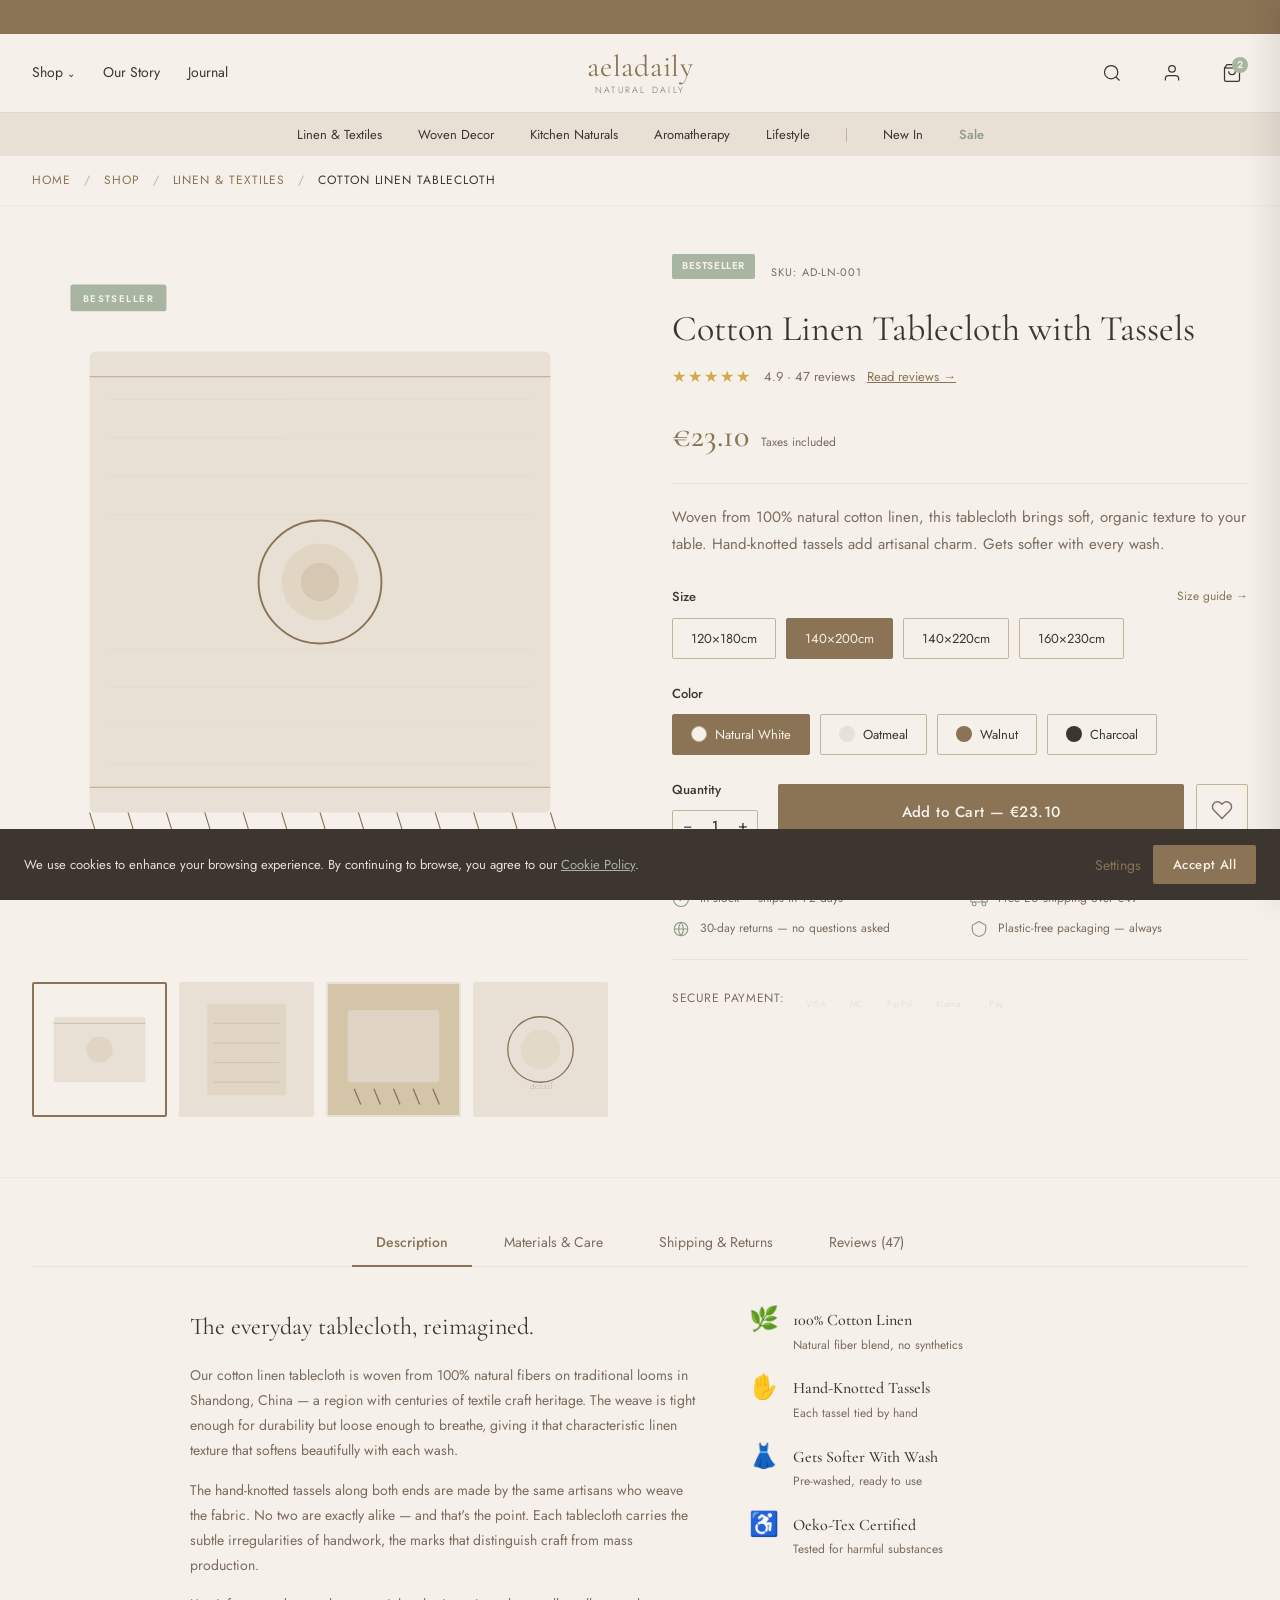
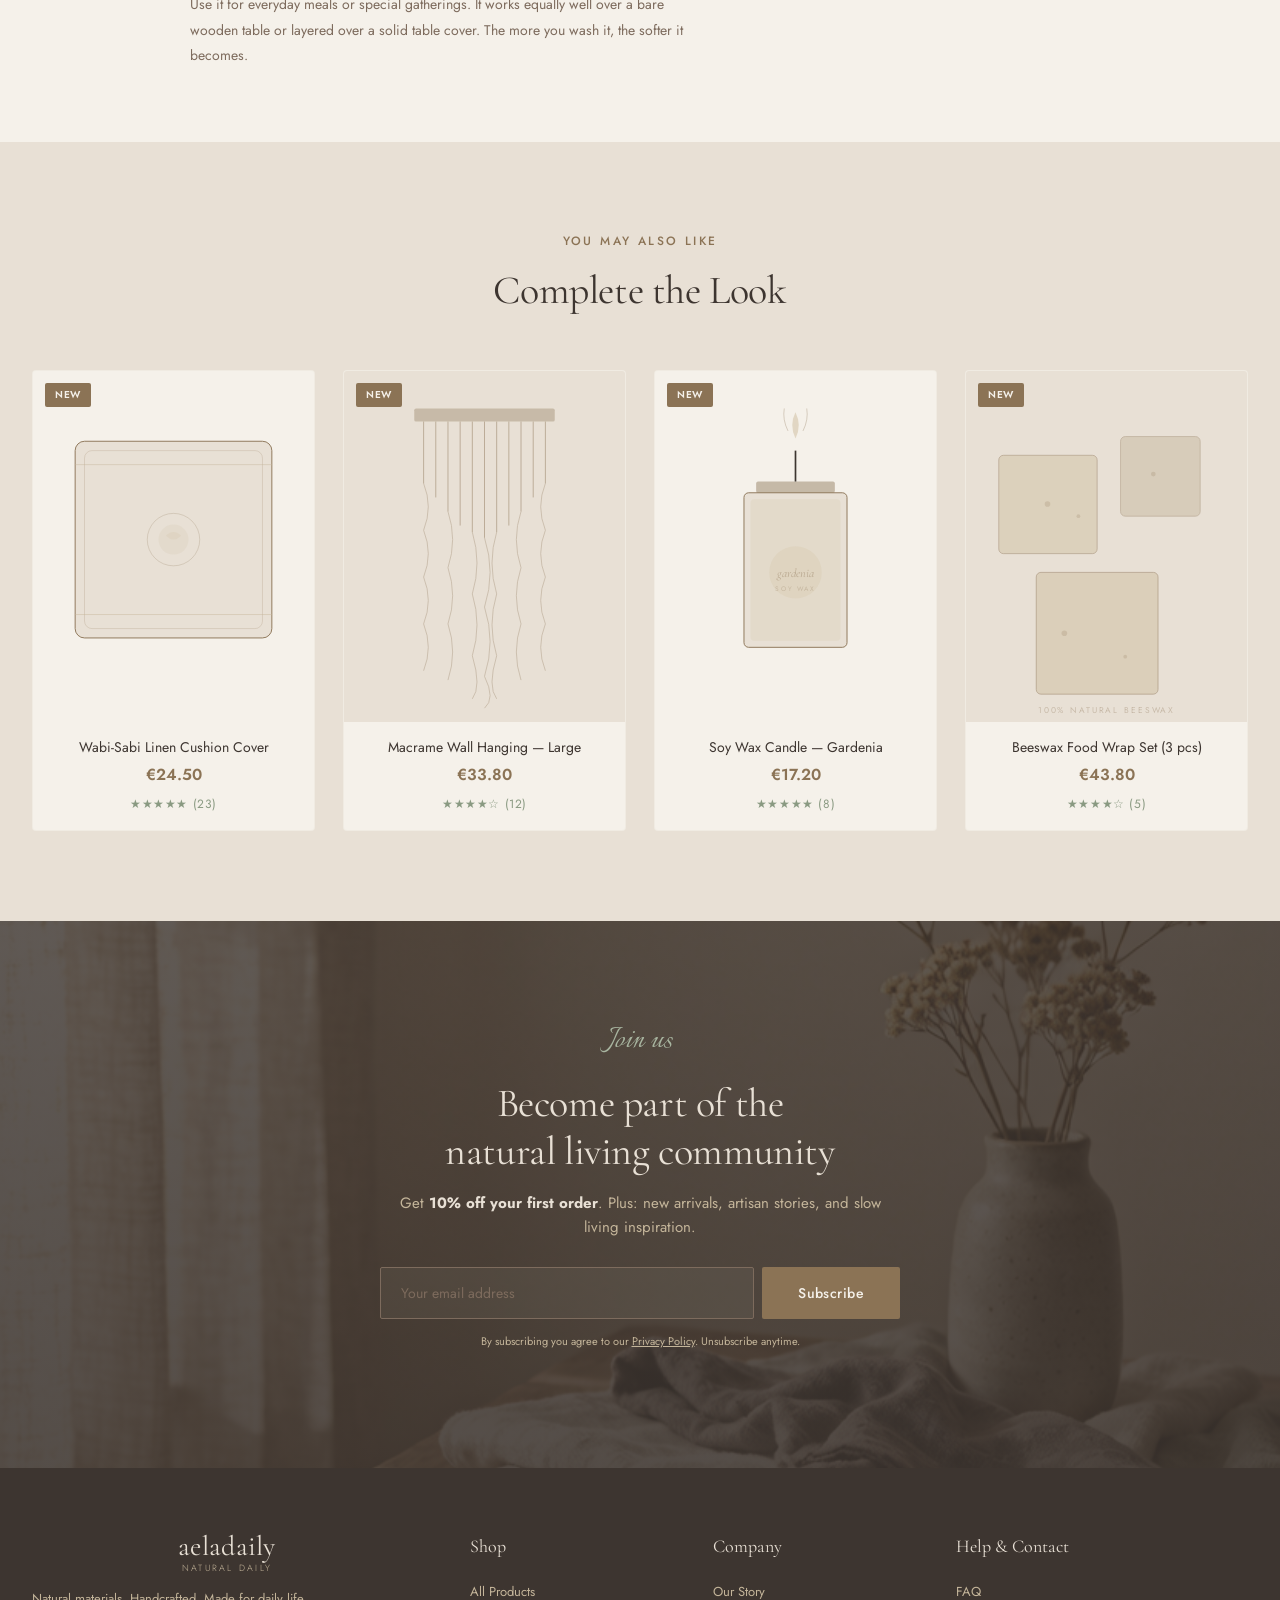
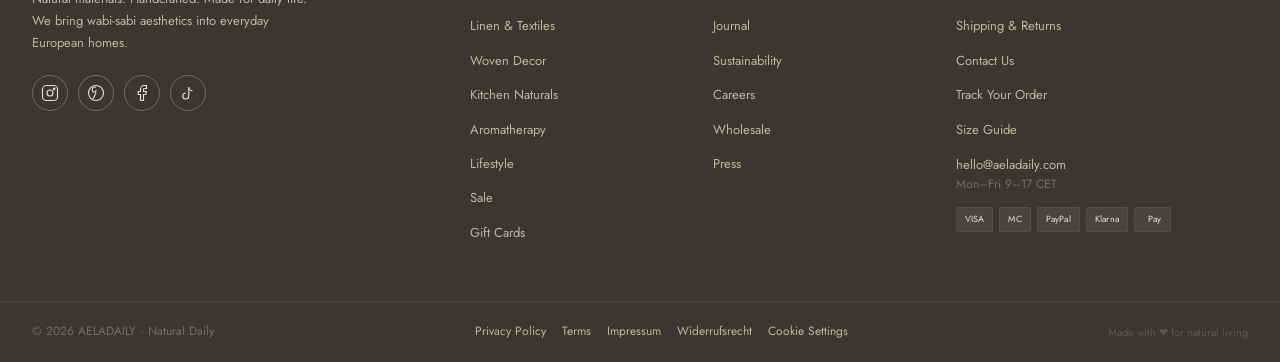
<file: product.html>
<!DOCTYPE html>
<html lang="de">
<head>
    <meta charset="UTF-8">
    <meta name="viewport" content="width=device-width, initial-scale=1.0">
    <title>Cotton Linen Tablecloth with Tassels — AELADAILY</title>
    <meta name="description" content="Woven from 100% natural cotton linen with hand-knotted tassels. Gets softer with every wash. Shop the AELADAILY bestseller.">
    <link rel="preconnect" href="https://fonts.googleapis.com">
    <link rel="preconnect" href="https://fonts.gstatic.com" crossorigin>
    <link href="https://fonts.googleapis.com/css2?family=Cormorant+Garamond:ital,wght@0,300;0,400;0,500;0,600;1,300;1,400&family=Jost:wght@300;400;500;600&family=Italianno&display=swap" rel="stylesheet">
    <link rel="stylesheet" href="css/style.css">
</head>
<body class="page-product">

<!-- ============ MOBILE MENU OVERLAY ============ -->
<div class="mobile-menu-overlay" id="mobileMenu">
    <div class="mobile-menu-inner">
        <button class="mobile-close" onclick="toggleMobileMenu()" aria-label="Close menu">&times;</button>
        <div class="mobile-logo">
            <span class="logo-wordmark">aeladaily</span>
            <span class="logo-subtitle">Natural Daily</span>
        </div>
        <nav class="mobile-nav">
            <a href="index.html" class="mobile-link">Home</a>
            <a href="collection.html" class="mobile-link">Shop All</a>
            <div class="mobile-submenu">
                <span class="mobile-submenu-title">Collections</span>
                <a href="collection.html?cat=linen" class="mobile-sublink">Linen &amp; Textiles</a>
                <a href="collection.html?cat=woven" class="mobile-sublink">Woven Decor</a>
                <a href="collection.html?cat=kitchen" class="mobile-sublink">Kitchen Naturals</a>
                <a href="collection.html?cat=aromatherapy" class="mobile-sublink">Aromatherapy</a>
                <a href="collection.html?cat=lifestyle" class="mobile-sublink">Lifestyle</a>
                <a href="collection.html?cat=sale" class="mobile-sublink sale">Sale</a>
            </div>
            <a href="about.html" class="mobile-link">Our Story</a>
            <a href="#" class="mobile-link">Journal</a>
            <a href="#" class="mobile-link">Contact</a>
        </nav>
        <div class="mobile-footer">
            <a href="#">Account</a>
            <a href="#">Cart (2)</a>
        </div>
    </div>
</div>

<!-- ============ SEARCH OVERLAY ============ -->
<div class="search-overlay" id="searchOverlay">
    <div class="search-content">
        <button class="overlay-close" onclick="toggleSearch()" aria-label="Close search">&times;</button>
        <p class="search-label">Search</p>
        <input type="text" placeholder="What are you looking for?" class="search-input" id="searchInput">
        <div class="search-suggestions">
            <p class="search-hint">Popular searches</p>
            <div class="search-tags">
                <button class="search-tag" onclick="searchFor('Tablecloth')">Tablecloth</button>
                <button class="search-tag" onclick="searchFor('Basket')">Basket</button>
                <button class="search-tag" onclick="searchFor('Candle')">Candle</button>
                <button class="search-tag" onclick="searchFor('Cushion')">Cushion</button>
                <button class="search-tag" onclick="searchFor('Macrame')">Macrame</button>
            </div>
        </div>
    </div>
</div>

<!-- ============ CART DRAWER ============ -->
<div class="cart-overlay" id="cartOverlay" onclick="toggleCart()"></div>
<aside class="cart-drawer" id="cartDrawer">
    <div class="cart-header">
        <h3 class="cart-title">Your Cart <span class="cart-count-inline">(2)</span></h3>
        <button class="overlay-close small" onclick="toggleCart()" aria-label="Close cart">&times;</button>
    </div>
    <div class="cart-free-ship-bar">
        <div class="free-ship-progress" style="width: 100%;"></div>
        <p class="free-ship-text">You've unlocked free shipping! &#127881;</p>
    </div>
    <div class="cart-items">
        <div class="cart-item">
            <div class="cart-item-img linen-bg">
                <svg viewBox="0 0 60 60" width="50" height="50"><rect x="8" y="14" width="44" height="32" rx="2" fill="none" stroke="#8B7355" stroke-width="1.2"/><line x1="8" y1="20" x2="52" y2="20" stroke="#8B7355" stroke-width="0.8"/><line x1="8" y1="40" x2="52" y2="40" stroke="#8B7355" stroke-width="0.8"/><circle cx="30" cy="30" r="8" fill="#D4C5A9" opacity="0.4"/></svg>
            </div>
            <div class="cart-item-info">
                <p class="cart-item-name">Cotton Linen Tablecloth with Tassels</p>
                <p class="cart-item-variant">Size: 140&times;200cm &middot; Natural White</p>
                <div class="cart-item-bottom">
                    <div class="qty-selector">
                        <button class="qty-btn" onclick="updateQty(this,-1)">&minus;</button>
                        <span class="qty-value">1</span>
                        <button class="qty-btn" onclick="updateQty(this,1)">&plus;</button>
                    </div>
                    <p class="cart-item-price">&euro;23.10</p>
                </div>
            </div>
            <button class="cart-item-remove" onclick="removeCartItem(this)" aria-label="Remove">&times;</button>
        </div>
        <div class="cart-item">
            <div class="cart-item-img woven-bg">
                <svg viewBox="0 0 60 60" width="50" height="50"><path d="M15 12h30v40H15z" fill="none" stroke="#8B7355" stroke-width="1.2"/><line x1="15" y1="20" x2="45" y2="20" stroke="#8B7355" stroke-width="0.6"/><line x1="15" y1="28" x2="45" y2="28" stroke="#8B7355" stroke-width="0.6"/><line x1="15" y1="36" x2="45" y2="36" stroke="#8B7355" stroke-width="0.6"/><line x1="15" y1="44" x2="45" y2="44" stroke="#8B7355" stroke-width="0.6"/><circle cx="30" cy="32" r="6" fill="#D4C5A9" opacity="0.3"/></svg>
            </div>
            <div class="cart-item-info">
                <p class="cart-item-name">Macrame Wall Hanging &mdash; Large</p>
                <p class="cart-item-variant">Color: Natural &middot; 60&times;100cm</p>
                <div class="cart-item-bottom">
                    <div class="qty-selector">
                        <button class="qty-btn" onclick="updateQty(this,-1)">&minus;</button>
                        <span class="qty-value">1</span>
                        <button class="qty-btn" onclick="updateQty(this,1)">&plus;</button>
                    </div>
                    <p class="cart-item-price">&euro;33.80</p>
                </div>
            </div>
            <button class="cart-item-remove" onclick="removeCartItem(this)" aria-label="Remove">&times;</button>
        </div>
    </div>
    <div class="cart-footer">
        <div class="cart-note">
            <input type="checkbox" id="giftWrap" class="cart-checkbox">
            <label for="giftWrap">Add gift wrapping <span class="gift-price">(+&euro;3.50)</span></label>
        </div>
        <div class="cart-summary">
            <span>Subtotal</span>
            <span>&euro;56.90</span>
        </div>
        <div class="cart-summary">
            <span>Shipping</span>
            <span class="free-shipping">FREE &#10003;</span>
        </div>
        <div class="cart-summary total">
            <span>Total</span>
            <span>&euro;56.90</span>
        </div>
        <p class="cart-tax-note">Taxes included. Shipping calculated at checkout.</p>
        <button class="btn-primary btn-full" onclick="window.location.href='#'">Checkout &rarr;</button>
        <button class="btn-text btn-full" onclick="toggleCart()">Continue Shopping</button>
    </div>
</aside>

<!-- ============ ANNOUNCEMENT BAR ============ -->
<div class="announcement-bar" id="announcementBar">
    <div class="announcement-track">
        <span>&#10022; FREE SHIPPING OVER &euro;49</span>
        <span>&#10022; NATURAL MATERIALS ONLY</span>
        <span>&#10022; HANDCRAFTED WITH CARE</span>
        <span>&#10022; PLASTIC-FREE PACKAGING</span>
        <span>&#10022; 30-DAY RETURNS</span>
        <span>&#10022; FREE SHIPPING OVER &euro;49</span>
        <span>&#10022; NATURAL MATERIALS ONLY</span>
        <span>&#10022; HANDCRAFTED WITH CARE</span>
        <span>&#10022; PLASTIC-FREE PACKAGING</span>
        <span>&#10022; 30-DAY RETURNS</span>
    </div>
</div>

<!-- ============ HEADER ============ -->
<header class="site-header" id="siteHeader">
    <div class="header-inner">
        <nav class="nav-left">
            <button class="hamburger" onclick="toggleMobileMenu()" aria-label="Menu">
                <span></span><span></span><span></span>
            </button>
            <div class="nav-dropdown">
                <a href="collection.html" class="nav-link">Shop <span class="nav-caret">&#8964;</span></a>
                <div class="mega-menu">
                    <div class="mega-menu-inner">
                        <div class="mega-col">
                            <h5 class="mega-heading">Collections</h5>
                            <a href="collection.html?cat=linen" class="mega-link">Linen &amp; Textiles</a>
                            <a href="collection.html?cat=woven" class="mega-link">Woven Decor</a>
                            <a href="collection.html?cat=kitchen" class="mega-link">Kitchen Naturals</a>
                            <a href="collection.html?cat=aromatherapy" class="mega-link">Aromatherapy</a>
                            <a href="collection.html?cat=lifestyle" class="mega-link">Lifestyle</a>
                        </div>
                        <div class="mega-col">
                            <h5 class="mega-heading">Featured</h5>
                            <a href="collection.html?cat=sale" class="mega-link sale">Sale</a>
                            <a href="#" class="mega-link">New Arrivals</a>
                            <a href="#" class="mega-link">Bestsellers</a>
                            <a href="#" class="mega-link">Gift Cards</a>
                            <a href="#" class="mega-link">Gift Guides</a>
                        </div>
                        <div class="mega-feature">
                            <div class="mega-feature-img autumn-bg">
                                <svg viewBox="0 0 200 120" width="100%" height="100%"><rect width="200" height="120" fill="#E8E0D5"/><circle cx="100" cy="60" r="30" fill="#D4C5A9" opacity="0.4"/><text x="100" y="65" text-anchor="middle" font-family="Cormorant Garamond" font-size="14" fill="#8B7355" font-style="italic">Autumn Edit</text></svg>
                            </div>
                            <p class="mega-feature-text">Cozy textures for the season</p>
                            <a href="collection.html" class="mega-feature-link">Discover &rarr;</a>
                        </div>
                    </div>
                </div>
            </div>
            <a href="about.html" class="nav-link">Our Story</a>
            <a href="#" class="nav-link">Journal</a>
        </nav>
        <div class="logo-center">
            <a href="index.html" class="logo">
                <span class="logo-wordmark">aeladaily</span>
                <span class="logo-subtitle">Natural Daily</span>
            </a>
        </div>
        <div class="nav-right">
            <button class="icon-btn" onclick="toggleSearch()" aria-label="Search">
                <svg width="20" height="20" viewBox="0 0 24 24" fill="none" stroke="currentColor" stroke-width="1.5"><circle cx="11" cy="11" r="8"/><line x1="21" y1="21" x2="16.65" y2="16.65"/></svg>
            </button>
            <button class="icon-btn" aria-label="Account">
                <svg width="20" height="20" viewBox="0 0 24 24" fill="none" stroke="currentColor" stroke-width="1.5"><path d="M20 21v-2a4 4 0 00-4-4H8a4 4 0 00-4 4v2"/><circle cx="12" cy="7" r="4"/></svg>
            </button>
            <button class="icon-btn cart-btn" onclick="toggleCart()" aria-label="Cart">
                <svg width="20" height="20" viewBox="0 0 24 24" fill="none" stroke="currentColor" stroke-width="1.5"><path d="M6 2L3 6v14a2 2 0 002 2h14a2 2 0 002-2V6l-3-4z"/><line x1="3" y1="6" x2="21" y2="6"/><path d="M16 10a4 4 0 01-8 0"/></svg>
                <span class="cart-count">2</span>
            </button>
        </div>
    </div>
    <div class="category-bar">
        <div class="category-inner">
            <a href="collection.html?cat=linen" class="cat-link">Linen &amp; Textiles</a>
            <a href="collection.html?cat=woven" class="cat-link">Woven Decor</a>
            <a href="collection.html?cat=kitchen" class="cat-link">Kitchen Naturals</a>
            <a href="collection.html?cat=aromatherapy" class="cat-link">Aromatherapy</a>
            <a href="collection.html?cat=lifestyle" class="cat-link">Lifestyle</a>
            <span class="cat-divider"></span>
            <a href="collection.html?cat=new" class="cat-link">New In</a>
            <a href="collection.html?cat=sale" class="cat-link sale-link">Sale</a>
        </div>
    </div>
</header>

<!-- ============ BREADCRUMB ============ -->
<div class="pdp-breadcrumb">
    <div class="container">
        <a href="index.html">Home</a> <span class="crumb-sep">/</span>
        <a href="collection.html">Shop</a> <span class="crumb-sep">/</span>
        <a href="collection.html?cat=linen">Linen &amp; Textiles</a> <span class="crumb-sep">/</span>
        <span class="crumb-current">Cotton Linen Tablecloth</span>
    </div>
</div>

<!-- ============ PRODUCT DETAIL ============ -->
<section class="pdp-main">
    <div class="container">
        <div class="pdp-layout">
            <!-- Gallery -->
            <div class="pdp-gallery">
                <div class="gallery-main" id="galleryMain">
                    <svg viewBox="0 0 600 750" width="100%" height="100%">
                        <rect width="600" height="750" fill="#F5F1EA"/>
                        <rect x="60" y="110" width="480" height="480" rx="6" fill="#E8E0D5"/>
                        <line x1="60" y1="136" x2="540" y2="136" stroke="#C4B59A" stroke-width="1.2"/>
                        <line x1="60" y1="564" x2="540" y2="564" stroke="#C4B59A" stroke-width="1.2"/>
                        <circle cx="300" cy="350" r="64" fill="none" stroke="#8B7355" stroke-width="2"/>
                        <circle cx="300" cy="350" r="40" fill="#D4C5A9" opacity="0.4"/>
                        <circle cx="300" cy="350" r="20" fill="#8B7355" opacity="0.15"/>
                        <!-- Tassels -->
                        <path d="M60 590 L68 616 M100 590 L108 616 M140 590 L148 616 M180 590 L188 616 M220 590 L228 616 M260 590 L268 616 M300 590 L308 616 M340 590 L348 616 M380 590 L388 616 M420 590 L428 616 M460 590 L468 616 M500 590 L508 616 M540 590 L548 616" stroke="#8B7355" stroke-width="1.2"/>
                        <!-- Texture lines -->
                        <g stroke="#C4B59A" stroke-width="0.4" opacity="0.3">
                            <line x1="80" y1="160" x2="520" y2="160"/>
                            <line x1="80" y1="200" x2="520" y2="200"/>
                            <line x1="80" y1="240" x2="520" y2="240"/>
                            <line x1="80" y1="280" x2="520" y2="280"/>
                            <line x1="80" y1="420" x2="520" y2="420"/>
                            <line x1="80" y1="460" x2="520" y2="460"/>
                            <line x1="80" y1="500" x2="520" y2="500"/>
                            <line x1="80" y1="540" x2="520" y2="540"/>
                        </g>
                        <!-- Badge -->
                        <rect x="40" y="40" width="100" height="28" rx="3" fill="#A8B5A0"/>
                        <text x="90" y="58" text-anchor="middle" font-family="Jost" font-size="10" fill="#F5F1EA" font-weight="600" letter-spacing="1.5">BESTSELLER</text>
                    </svg>
                </div>
                <div class="gallery-thumbs">
                    <button class="thumb active" onclick="switchImage(this, 0)">
                        <svg viewBox="0 0 100 100" width="100%" height="100%"><rect width="100" height="100" fill="#F5F1EA"/><rect x="15" y="25" width="70" height="50" rx="2" fill="#E8E0D5"/><line x1="15" y1="30" x2="85" y2="30" stroke="#C4B59A" stroke-width="0.6"/><circle cx="50" cy="50" r="10" fill="#D4C5A9" opacity="0.4"/></svg>
                    </button>
                    <button class="thumb" onclick="switchImage(this, 1)">
                        <svg viewBox="0 0 100 100" width="100%" height="100%"><rect width="100" height="100" fill="#E8E0D5"/><rect x="20" y="15" width="60" height="70" rx="2" fill="#D4C5A9" opacity="0.4"/><g stroke="#8B7355" stroke-width="0.5" opacity="0.3"><line x1="25" y1="30" x2="75" y2="30"/><line x1="25" y1="45" x2="75" y2="45"/><line x1="25" y1="60" x2="75" y2="60"/><line x1="25" y1="75" x2="75" y2="75"/></g></svg>
                    </button>
                    <button class="thumb" onclick="switchImage(this, 2)">
                        <svg viewBox="0 0 100 100" width="100%" height="100%"><rect width="100" height="100" fill="#D4C5A9"/><path d="M20 80 L25 92 M35 80 L40 92 M50 80 L55 92 M65 80 L70 92 M80 80 L85 92" stroke="#8B7355" stroke-width="1"/><rect x="15" y="20" width="70" height="55" rx="2" fill="#E8E0D5" opacity="0.6"/></svg>
                    </button>
                    <button class="thumb" onclick="switchImage(this, 3)">
                        <svg viewBox="0 0 100 100" width="100%" height="100%"><rect width="100" height="100" fill="#E8E0D5"/><circle cx="50" cy="50" r="25" fill="none" stroke="#8B7355" stroke-width="1"/><circle cx="50" cy="50" r="15" fill="#D4C5A9" opacity="0.3"/><text x="50" y="80" text-anchor="middle" font-family="Cormorant Garamond" font-size="8" fill="#8B7355" opacity="0.4" font-style="italic">detail</text></svg>
                    </button>
                </div>
            </div>

            <!-- Product Info -->
            <div class="pdp-info">
                <div class="pdp-brand-tag">
                    <span class="qv-tag">Bestseller</span>
                    <span class="pdp-sku">SKU: AD-LN-001</span>
                </div>
                <h1 class="pdp-title">Cotton Linen Tablecloth with Tassels</h1>
                <div class="pdp-rating-row">
                    <span class="pdp-stars">&#9733;&#9733;&#9733;&#9733;&#9733;</span>
                    <span class="pdp-rating-text">4.9 &middot; 47 reviews</span>
                    <a href="#reviews" class="pdp-read-reviews">Read reviews &rarr;</a>
                </div>
                <div class="pdp-price-row">
                    <span class="pdp-price">&euro;23.10</span>
                    <span class="pdp-price-note">Taxes included</span>
                </div>
                <p class="pdp-short-desc">Woven from 100% natural cotton linen, this tablecloth brings soft, organic texture to your table. Hand-knotted tassels add artisanal charm. Gets softer with every wash.</p>

                <!-- Size Selector -->
                <div class="pdp-option">
                    <p class="pdp-option-label">Size <span class="pdp-option-hint">Size guide &rarr;</span></p>
                    <div class="pdp-variant-options">
                        <button class="variant-option" onclick="selectVariant(this, 'size')">120&times;180cm</button>
                        <button class="variant-option active" onclick="selectVariant(this, 'size')">140&times;200cm</button>
                        <button class="variant-option" onclick="selectVariant(this, 'size')">140&times;220cm</button>
                        <button class="variant-option" onclick="selectVariant(this, 'size')">160&times;230cm</button>
                    </div>
                </div>

                <!-- Color Selector -->
                <div class="pdp-option">
                    <p class="pdp-option-label">Color</p>
                    <div class="pdp-variant-options">
                        <button class="variant-option color-option active" onclick="selectVariant(this, 'color')">
                            <span class="color-swatch" style="background:#F5F1EA; border:1px solid #C4B59A;"></span>
                            Natural White
                        </button>
                        <button class="variant-option color-option" onclick="selectVariant(this, 'color')">
                            <span class="color-swatch" style="background:#E8E0D5;"></span>
                            Oatmeal
                        </button>
                        <button class="variant-option color-option" onclick="selectVariant(this, 'color')">
                            <span class="color-swatch" style="background:#8B7355;"></span>
                            Walnut
                        </button>
                        <button class="variant-option color-option" onclick="selectVariant(this, 'color')">
                            <span class="color-swatch" style="background:#3D3530;"></span>
                            Charcoal
                        </button>
                    </div>
                </div>

                <!-- Quantity + Add to Cart -->
                <div class="pdp-purchase">
                    <div class="pdp-qty-wrap">
                        <p class="pdp-option-label">Quantity</p>
                        <div class="qty-selector pdp-qty">
                            <button class="qty-btn" onclick="updateQty(this,-1)">&minus;</button>
                            <span class="qty-value">1</span>
                            <button class="qty-btn" onclick="updateQty(this,1)">&plus;</button>
                        </div>
                    </div>
                    <div class="pdp-actions">
                        <button class="btn-primary btn-large pdp-add-cart" onclick="addToCartPDP()">Add to Cart &mdash; &euro;23.10</button>
                        <button class="pdp-wishlist" aria-label="Add to wishlist">
                            <svg width="22" height="22" viewBox="0 0 24 24" fill="none" stroke="currentColor" stroke-width="1.5"><path d="M20.84 4.61a5.5 5.5 0 00-7.78 0L12 5.67l-1.06-1.06a5.5 5.5 0 00-7.78 7.78l1.06 1.06L12 21.23l7.78-7.78 1.06-1.06a5.5 5.5 0 000-7.78z"/></svg>
                        </button>
                    </div>
                </div>

                <!-- Trust Badges -->
                <div class="pdp-trust">
                    <div class="trust-item">
                        <svg width="18" height="18" viewBox="0 0 24 24" fill="none" stroke="currentColor" stroke-width="1.5"><circle cx="12" cy="12" r="10"/><path d="M9 12l2 2 4-4"/></svg>
                        <span>In stock &mdash; ships in 1-2 days</span>
                    </div>
                    <div class="trust-item">
                        <svg width="18" height="18" viewBox="0 0 24 24" fill="none" stroke="currentColor" stroke-width="1.5"><rect x="1" y="3" width="15" height="13" rx="1"/><path d="M16 8h4l3 3v5h-7"/><circle cx="5.5" cy="18.5" r="2.5"/><circle cx="18.5" cy="18.5" r="2.5"/></svg>
                        <span>Free EU shipping over &euro;49</span>
                    </div>
                    <div class="trust-item">
                        <svg width="18" height="18" viewBox="0 0 24 24" fill="none" stroke="currentColor" stroke-width="1.5"><path d="M3 12a9 9 0 1018 0 9 9 0 00-18 0z"/><path d="M3 12h18M12 3a14 14 0 010 18M12 3a14 14 0 000 18"/></svg>
                        <span>30-day returns &mdash; no questions asked</span>
                    </div>
                    <div class="trust-item">
                        <svg width="18" height="18" viewBox="0 0 24 24" fill="none" stroke="currentColor" stroke-width="1.5"><path d="M12 2L3 7v5c0 5 3.5 9 9 10 5.5-1 9-5 9-10V7z"/></svg>
                        <span>Plastic-free packaging &mdash; always</span>
                    </div>
                </div>

                <!-- Payment Icons -->
                <div class="pdp-payment">
                    <span class="pdp-payment-label">Secure payment:</span>
                    <div class="payment-icons">
                        <span class="pay-icon">VISA</span>
                        <span class="pay-icon">MC</span>
                        <span class="pay-icon">PayPal</span>
                        <span class="pay-icon">Klarna</span>
                        <span class="pay-icon">&#63743;Pay</span>
                    </div>
                </div>
            </div>
        </div>
    </div>
</section>

<!-- ============ TABS / ACCORDION ============ -->
<section class="pdp-tabs-section">
    <div class="container">
        <div class="pdp-tabs">
            <button class="pdp-tab active" onclick="switchTab(this, 'tab-description')">Description</button>
            <button class="pdp-tab" onclick="switchTab(this, 'tab-materials')">Materials &amp; Care</button>
            <button class="pdp-tab" onclick="switchTab(this, 'tab-shipping')">Shipping &amp; Returns</button>
            <button class="pdp-tab" onclick="switchTab(this, 'tab-reviews')">Reviews (47)</button>
        </div>
        <div class="pdp-tab-content">
            <!-- Description Tab -->
            <div class="tab-panel active" id="tab-description">
                <div class="tab-content-grid">
                    <div class="tab-text">
                        <h3>The everyday tablecloth, reimagined.</h3>
                        <p>Our cotton linen tablecloth is woven from 100% natural fibers on traditional looms in Shandong, China &mdash; a region with centuries of textile craft heritage. The weave is tight enough for durability but loose enough to breathe, giving it that characteristic linen texture that softens beautifully with each wash.</p>
                        <p>The hand-knotted tassels along both ends are made by the same artisans who weave the fabric. No two are exactly alike &mdash; and that's the point. Each tablecloth carries the subtle irregularities of handwork, the marks that distinguish craft from mass production.</p>
                        <p>Use it for everyday meals or special gatherings. It works equally well over a bare wooden table or layered over a solid table cover. The more you wash it, the softer it becomes.</p>
                    </div>
                    <div class="tab-features">
                        <div class="tab-feature">
                            <span class="tab-feature-icon">&#127807;</span>
                            <div>
                                <h4>100% Cotton Linen</h4>
                                <p>Natural fiber blend, no synthetics</p>
                            </div>
                        </div>
                        <div class="tab-feature">
                            <span class="tab-feature-icon">&#9995;</span>
                            <div>
                                <h4>Hand-Knotted Tassels</h4>
                                <p>Each tassel tied by hand</p>
                            </div>
                        </div>
                        <div class="tab-feature">
                            <span class="tab-feature-icon">&#128087;</span>
                            <div>
                                <h4>Gets Softer With Wash</h4>
                                <p>Pre-washed, ready to use</p>
                            </div>
                        </div>
                        <div class="tab-feature">
                            <span class="tab-feature-icon">&#9855;</span>
                            <div>
                                <h4>Oeko-Tex Certified</h4>
                                <p>Tested for harmful substances</p>
                            </div>
                        </div>
                    </div>
                </div>
            </div>

            <!-- Materials & Care Tab -->
            <div class="tab-panel" id="tab-materials">
                <div class="tab-content-narrow">
                    <h3>Materials</h3>
                    <ul class="tab-list">
                        <li><strong>Composition:</strong> 55% Cotton, 45% Linen</li>
                        <li><strong>Weight:</strong> 180 g/m&sup2; (medium weight)</li>
                        <li><strong>Origin:</strong> Woven in Shandong, China</li>
                        <li><strong>Certification:</strong> Oeko-Tex Standard 100, REACH compliant</li>
                        <li><strong>Dye:</strong> Reactive dye, low-impact, AZO-free</li>
                    </ul>
                    <h3 class="tab-subheading">Care Instructions</h3>
                    <ul class="tab-list">
                        <li>Machine wash at 30&deg;C on gentle cycle</li>
                        <li>Do not bleach. Use mild detergent only.</li>
                        <li>Tumble dry low or line dry. Linen wrinkles naturally &mdash; embrace it or iron on medium heat while damp.</li>
                        <li>Gets softer with each wash. Pre-shrunk during manufacturing.</li>
                        <li>Avoid fabric softeners &mdash; they coat natural fibers and reduce absorbency.</li>
                    </ul>
                </div>
            </div>

            <!-- Shipping & Returns Tab -->
            <div class="tab-panel" id="tab-shipping">
                <div class="tab-content-narrow">
                    <h3>Shipping</h3>
                    <ul class="tab-list">
                        <li><strong>Free shipping</strong> on all EU orders over &euro;49</li>
                        <li><strong>Standard delivery:</strong> 3-5 business days within Germany, 5-8 business days EU-wide</li>
                        <li><strong>Express delivery:</strong> 1-2 business days (Germany only, &euro;9.90 surcharge)</li>
                        <li><strong>Dispatch:</strong> Orders placed before 14:00 CET ship same day</li>
                        <li><strong>Tracking:</strong> You'll receive a tracking link via email once your order ships</li>
                        <li><strong>Packaging:</strong> Plastic-free. Recycled kraft paper, natural twine, compostable mailer.</li>
                    </ul>
                    <h3 class="tab-subheading">Returns</h3>
                    <ul class="tab-list">
                        <li><strong>30-day return policy</strong> &mdash; no questions asked</li>
                        <li>Items must be unused and in original packaging</li>
                        <li>Free return shipping within Germany</li>
                        <li>EU returns: customer covers return shipping</li>
                        <li>Refunds processed within 5 business days of receiving returned items</li>
                        <li>See our <a href="#" style="color:var(--walnut-brown); text-decoration:underline;">Widerrufsrecht</a> page for full legal terms</li>
                    </ul>
                </div>
            </div>

            <!-- Reviews Tab -->
            <div class="tab-panel" id="tab-reviews">
                <div class="reviews-layout">
                    <div class="reviews-summary">
                        <div class="reviews-score">
                            <span class="reviews-score-num">4.9</span>
                            <span class="reviews-score-stars">&#9733;&#9733;&#9733;&#9733;&#9733;</span>
                            <span class="reviews-score-count">Based on 47 reviews</span>
                        </div>
                        <div class="reviews-breakdown">
                            <div class="review-bar"><span>5&#9733;</span><div class="bar-track"><div class="bar-fill" style="width:89%;"></div></div><span>42</span></div>
                            <div class="review-bar"><span>4&#9733;</span><div class="bar-track"><div class="bar-fill" style="width:9%;"></div></div><span>4</span></div>
                            <div class="review-bar"><span>3&#9733;</span><div class="bar-track"><div class="bar-fill" style="width:2%;"></div></div><span>1</span></div>
                            <div class="review-bar"><span>2&#9733;</span><div class="bar-track"><div class="bar-fill" style="width:0%;"></div></div><span>0</span></div>
                            <div class="review-bar"><span>1&#9733;</span><div class="bar-track"><div class="bar-fill" style="width:0%;"></div></div><span>0</span></div>
                        </div>
                        <button class="btn-secondary btn-small">Write a Review</button>
                    </div>
                    <div class="reviews-list">
                        <div class="review-item">
                            <div class="review-header">
                                <span class="review-author">Sofia M.</span>
                                <span class="review-date">June 2026</span>
                                <span class="review-verified">&#10003; Verified Purchase</span>
                            </div>
                            <span class="review-stars">&#9733;&#9733;&#9733;&#9733;&#9733;</span>
                            <h4 class="review-title">Beautiful, natural, and gets softer every wash</h4>
                            <p class="review-text">I've had this tablecloth for three months now and it keeps getting better. The linen has that gorgeous organic texture that makes even a simple breakfast feel special. The tassels are hand-knotted and you can tell &mdash; each one is slightly different. Exactly what I wanted.</p>
                        </div>
                        <div class="review-item">
                            <div class="review-header">
                                <span class="review-author">Thomas K.</span>
                                <span class="review-date">May 2026</span>
                                <span class="review-verified">&#10003; Verified Purchase</span>
                            </div>
                            <span class="review-stars">&#9733;&#9733;&#9733;&#9733;&#9733;</span>
                            <h4 class="review-title">Perfect wabi-sabi aesthetic</h4>
                            <p class="review-text">Bought the oatmeal color for our wooden dining table. The texture is wonderful and the natural wrinkling adds character. My wife loves it. Shipping was fast and the plastic-free packaging was a nice touch.</p>
                        </div>
                        <div class="review-item">
                            <div class="review-header">
                                <span class="review-author">Anna L.</span>
                                <span class="review-date">May 2026</span>
                                <span class="review-verified">&#10003; Verified Purchase</span>
                            </div>
                            <span class="review-stars">&#9733;&#9733;&#9733;&#9733;&#9733;</span>
                            <h4 class="review-title">Great quality, great price</h4>
                            <p class="review-text">I was hesitant to buy linen online but this exceeded expectations. The weight is substantial, not flimsy. The tassels are a beautiful detail. Will definitely order more in different colors.</p>
                        </div>
                        <button class="btn-text reviews-load-more">Load more reviews &rarr;</button>
                    </div>
                </div>
            </div>
        </div>
    </div>
</section>

<!-- ============ RELATED PRODUCTS ============ -->
<section class="section pdp-related">
    <div class="container">
        <div class="section-header">
            <span class="section-eyebrow">You May Also Like</span>
            <h2 class="section-title">Complete the Look</h2>
        </div>
        <div class="product-grid" id="relatedGrid"></div>
    </div>
</section>

<!-- ============ NEWSLETTER ============ -->
<section class="section section-newsletter">
    <div class="container">
        <div class="newsletter-box">
            <span class="newsletter-script">Join us</span>
            <h2 class="section-title">Become part of the<br>natural living community</h2>
            <p>Get <strong>10% off your first order</strong>. Plus: new arrivals, artisan stories, and slow living inspiration.</p>
            <form class="newsletter-form" onsubmit="event.preventDefault(); subscribeNewsletter();">
                <input type="email" placeholder="Your email address" required class="newsletter-input" id="newsletterEmail">
                <button type="submit" class="btn-primary" id="newsletterBtn">Subscribe</button>
            </form>
            <p class="newsletter-fineprint">By subscribing you agree to our <a href="#">Privacy Policy</a>. Unsubscribe anytime.</p>
        </div>
    </div>
</section>

<!-- ============ FOOTER ============ -->
<footer class="site-footer">
    <div class="footer-main">
        <div class="container">
            <div class="footer-grid">
                <div class="footer-col footer-brand">
                    <div class="logo footer-logo">
                        <span class="logo-wordmark">aeladaily</span>
                        <span class="logo-subtitle">Natural Daily</span>
                    </div>
                    <p class="footer-desc">Natural materials. Handcrafted. Made for daily life. We bring wabi-sabi aesthetics into everyday European homes.</p>
                    <div class="social-links">
                        <a href="#" class="social-link" aria-label="Instagram"><svg width="18" height="18" viewBox="0 0 24 24" fill="none" stroke="currentColor" stroke-width="1.5"><rect x="2" y="2" width="20" height="20" rx="5"/><circle cx="12" cy="12" r="4"/><circle cx="17.5" cy="6.5" r="1" fill="currentColor"/></svg></a>
                        <a href="#" class="social-link" aria-label="Pinterest"><svg width="18" height="18" viewBox="0 0 24 24" fill="none" stroke="currentColor" stroke-width="1.5"><circle cx="12" cy="12" r="10"/><path d="M8 20l4-8M12 4c-3 0-5 2-5 4s2 3 3 3 2-1 2-3"/></svg></a>
                        <a href="#" class="social-link" aria-label="Facebook"><svg width="18" height="18" viewBox="0 0 24 24" fill="none" stroke="currentColor" stroke-width="1.5"><path d="M18 2h-3a5 5 0 00-5 5v3H7v4h3v8h4v-8h3l1-4h-4V7a1 1 0 011-1h3z"/></svg></a>
                        <a href="#" class="social-link" aria-label="TikTok"><svg width="18" height="18" viewBox="0 0 24 24" fill="none" stroke="currentColor" stroke-width="1.5"><path d="M9 12a4 4 0 104 4V4a5 5 0 005 5"/></svg></a>
                    </div>
                </div>
                <div class="footer-col">
                    <h4 class="footer-heading">Shop</h4>
                    <ul class="footer-links">
                        <li><a href="collection.html">All Products</a></li>
                        <li><a href="collection.html?cat=linen">Linen &amp; Textiles</a></li>
                        <li><a href="collection.html?cat=woven">Woven Decor</a></li>
                        <li><a href="collection.html?cat=kitchen">Kitchen Naturals</a></li>
                        <li><a href="collection.html?cat=aromatherapy">Aromatherapy</a></li>
                        <li><a href="collection.html?cat=lifestyle">Lifestyle</a></li>
                        <li><a href="collection.html?cat=sale">Sale</a></li>
                        <li><a href="#">Gift Cards</a></li>
                    </ul>
                </div>
                <div class="footer-col">
                    <h4 class="footer-heading">Company</h4>
                    <ul class="footer-links">
                        <li><a href="about.html">Our Story</a></li>
                        <li><a href="#">Journal</a></li>
                        <li><a href="#">Sustainability</a></li>
                        <li><a href="#">Careers</a></li>
                        <li><a href="#">Wholesale</a></li>
                        <li><a href="#">Press</a></li>
                    </ul>
                </div>
                <div class="footer-col">
                    <h4 class="footer-heading">Help &amp; Contact</h4>
                    <ul class="footer-links">
                        <li><a href="#">FAQ</a></li>
                        <li><a href="#">Shipping &amp; Returns</a></li>
                        <li><a href="#">Contact Us</a></li>
                        <li><a href="#">Track Your Order</a></li>
                        <li><a href="#">Size Guide</a></li>
                    </ul>
                    <p class="footer-contact-email">hello@aeladaily.com</p>
                    <p class="footer-contact-hours">Mon&ndash;Fri 9&ndash;17 CET</p>
                    <div class="payment-icons">
                        <span class="pay-icon">VISA</span>
                        <span class="pay-icon">MC</span>
                        <span class="pay-icon">PayPal</span>
                        <span class="pay-icon">Klarna</span>
                        <span class="pay-icon">&#63743;Pay</span>
                    </div>
                </div>
            </div>
        </div>
    </div>
    <div class="footer-legal">
        <div class="container">
            <div class="legal-inner">
                <p>&copy; 2026 AELADAILY &middot; Natural Daily</p>
                <div class="legal-links">
                    <a href="#">Privacy Policy</a>
                    <a href="#">Terms</a>
                    <a href="#">Impressum</a>
                    <a href="#">Widerrufsrecht</a>
                    <a href="#" onclick="openCookieSettings(); return false;">Cookie Settings</a>
                </div>
                <p class="made-with">Made with &#10084; for natural living</p>
            </div>
        </div>
    </div>
</footer>

<!-- ============ QUICK VIEW MODAL ============ -->
<div class="qv-overlay" id="qvOverlay" onclick="closeQuickView()"></div>
<div class="qv-modal" id="qvModal">
    <button class="qv-close overlay-close" onclick="closeQuickView()" aria-label="Close">&times;</button>
    <div class="qv-content">
        <div class="qv-image" id="qvImage"></div>
        <div class="qv-info">
            <span class="qv-tag" id="qvTag"></span>
            <h3 class="qv-name" id="qvName"></h3>
            <p class="qv-price" id="qvPrice"></p>
            <div class="qv-rating" id="qvRating"></div>
            <p class="qv-desc" id="qvDesc"></p>
            <div class="qv-options">
                <p class="qv-option-label">Quantity</p>
                <div class="qty-selector qv-qty">
                    <button class="qty-btn" onclick="updateQty(this,-1)">&minus;</button>
                    <span class="qty-value">1</span>
                    <button class="qty-btn" onclick="updateQty(this,1)">&plus;</button>
                </div>
            </div>
            <button class="btn-primary btn-full qv-add-btn" onclick="addToCartFromQV()">Add to Cart &rarr;</button>
            <div class="qv-meta">
                <p>&#10003; In stock &mdash; ships in 1-2 days</p>
                <p>&#10003; Free shipping over &euro;49</p>
                <p>&#10003; 30-day returns</p>
            </div>
        </div>
    </div>
</div>

<!-- ============ COOKIE BANNER ============ -->
<div class="cookie-banner" id="cookieBanner">
    <div class="cookie-content">
        <p>We use cookies to enhance your browsing experience. By continuing to browse, you agree to our <a href="#">Cookie Policy</a>.</p>
        <div class="cookie-actions">
            <button class="btn-text" onclick="openCookieSettings()">Settings</button>
            <button class="btn-primary btn-small" onclick="acceptCookies()">Accept All</button>
        </div>
    </div>
</div>

<script src="js/products.js"></script>
<script src="js/main.js"></script>
<script>
// ============ PDP GALLERY ============
function switchImage(thumb, index) {
    document.querySelectorAll('.thumb').forEach(t => t.classList.remove('active'));
    thumb.classList.add('active');
    // In a real implementation, this would swap the main image
    showToast(`View ${index + 1}`);
}

// ============ VARIANT SELECTOR ============
function selectVariant(btn, type) {
    const siblings = btn.parentElement.querySelectorAll('.variant-option');
    siblings.forEach(s => s.classList.remove('active'));
    btn.classList.add('active');
}

// ============ TABS ============
function switchTab(tabBtn, panelId) {
    document.querySelectorAll('.pdp-tab').forEach(t => t.classList.remove('active'));
    document.querySelectorAll('.tab-panel').forEach(p => p.classList.remove('active'));
    tabBtn.classList.add('active');
    document.getElementById(panelId).classList.add('active');
}

// ============ ADD TO CART (PDP) ============
function addToCartPDP() {
    showToast('Added to cart!');
    setTimeout(() => toggleCart(), 400);
}

// ============ RENDER RELATED PRODUCTS ============
document.addEventListener('DOMContentLoaded', () => {
    // Render related products (show new arrivals as "related")
    if (typeof PRODUCTS !== 'undefined') {
        renderProducts(PRODUCTS.newArrivals, 'relatedGrid');
    }
});
</script>
</body>
</html>
</file>
<file: css/style.css>
/* ============================================
   AELADAILY — Atelier Wabi Theme v2
   Natural Daily · Cross-Border E-Commerce
   ============================================ */

/* ============ ROOT VARIABLES ============ */
:root {
    /* Colors — Primary */
    --linen-white: #F5F1EA;
    --walnut-brown: #8B7355;
    --charcoal: #3D3530;
    --sand: #C4B59A;
    --sage-green: #A8B5A0;
    --wheat: #D4C5A9;
    --taupe: #7D6B5D;
    --cream: #E8E0D5;
    --white: #FFFFFF;

    /* Colors — Extended */
    --walnut-light: #A8927A;
    --walnut-dark: #6B5A45;
    --charcoal-light: #5C5249;
    --sage-dark: #8A9A82;
    --linen-dark: #EDE7DC;

    /* Typography */
    --font-heading: 'Cormorant Garamond', Georgia, serif;
    --font-body: 'Jost', 'Helvetica Neue', sans-serif;
    --font-script: 'Italianno', cursive;

    /* Spacing */
    --section-padding: 90px;
    --section-padding-mobile: 48px;
    --container-max: 1280px;
    --container-pad: 32px;
    --container-pad-mobile: 16px;

    /* Transitions */
    --t-fast: 0.2s ease;
    --t-base: 0.3s ease;
    --t-slow: 0.5s ease;
    --t-cubic: 0.4s cubic-bezier(0.22, 1, 0.36, 1);

    /* Shadows */
    --shadow-sm: 0 2px 8px rgba(61, 53, 48, 0.06);
    --shadow-md: 0 6px 20px rgba(61, 53, 48, 0.08);
    --shadow-lg: 0 12px 40px rgba(61, 53, 48, 0.12);

    /* Radius */
    --radius-sm: 2px;
    --radius-md: 4px;
    --radius-lg: 8px;
}

/* ============ RESET ============ */
*, *::before, *::after {
    box-sizing: border-box;
    margin: 0;
    padding: 0;
}

html {
    scroll-behavior: smooth;
    font-size: 16px;
    -webkit-font-smoothing: antialiased;
    -moz-osx-font-smoothing: grayscale;
}

body {
    font-family: var(--font-body);
    color: var(--charcoal);
    background: var(--linen-white);
    line-height: 1.65;
    overflow-x: hidden;
}

a { color: inherit; text-decoration: none; transition: color var(--t-base); }
img, svg { max-width: 100%; display: block; }
button { font-family: inherit; cursor: pointer; }
input { font-family: inherit; }

::selection { background: var(--walnut-brown); color: var(--linen-white); }

/* ============ CONTAINER ============ */
.container {
    max-width: var(--container-max);
    margin: 0 auto;
    padding: 0 var(--container-pad);
}

/* ============ UTILITY ============ */
.linen-bg { background: linear-gradient(135deg, #F5F1EA, #E8E0D5); }
.woven-bg { background: linear-gradient(135deg, #E8E0D5, #D4C5A9); }
.aroma-bg { background: linear-gradient(135deg, #D4C5A9, #C4B59A); }
.kitchen-bg { background: linear-gradient(135deg, #F5F1EA, #A8B5A0); }
.autumn-bg { background: linear-gradient(135deg, #E8E0D5, #D4C5A9); }

/* ============ ANNOUNCEMENT BAR ============ */
.announcement-bar {
    background: var(--walnut-brown);
    color: var(--linen-white);
    overflow: hidden;
    height: 34px;
    display: flex;
    align-items: center;
    font-size: 11px;
    letter-spacing: 0.08em;
    text-transform: uppercase;
    font-weight: 400;
}

.announcement-track {
    display: inline-flex;
    align-items: center;
    gap: 28px;
    white-space: nowrap;
    animation: scrollLeft 40s linear infinite;
    padding-left: 100%;
}

@keyframes scrollLeft {
    0% { transform: translateX(0); }
    100% { transform: translateX(-50%); }
}

/* ============ HEADER ============ */
.site-header {
    position: sticky;
    top: 0;
    z-index: 1000;
    background: var(--linen-white);
    transition: all var(--t-base);
    border-bottom: 1px solid transparent;
}

.site-header.scrolled {
    box-shadow: var(--shadow-sm);
    border-bottom-color: rgba(139, 115, 85, 0.08);
}

.site-header.scrolled .announcement-bar {
    height: 0;
    overflow: hidden;
}

.header-inner {
    display: flex;
    align-items: center;
    justify-content: space-between;
    padding: 18px var(--container-pad);
    max-width: var(--container-max);
    margin: 0 auto;
    transition: padding var(--t-base);
}

.site-header.scrolled .header-inner {
    padding: 12px var(--container-pad);
}

.nav-left, .nav-right {
    display: flex;
    align-items: center;
    gap: 28px;
    flex: 1;
}

.nav-right { justify-content: flex-end; }

/* Hamburger (mobile) */
.hamburger {
    display: none;
    flex-direction: column;
    gap: 4px;
    background: none;
    border: none;
    padding: 6px;
    cursor: pointer;
}

.hamburger span {
    width: 22px;
    height: 2px;
    background: var(--charcoal);
    transition: all var(--t-base);
}

/* Nav Links */
.nav-link {
    font-family: var(--font-body);
    font-size: 14px;
    font-weight: 400;
    color: var(--charcoal);
    position: relative;
    transition: color var(--t-base);
    display: flex;
    align-items: center;
    gap: 4px;
}

.nav-link::after {
    content: '';
    position: absolute;
    bottom: -6px;
    left: 0;
    width: 0;
    height: 1px;
    background: var(--walnut-brown);
    transition: width var(--t-base);
}

.nav-link:hover { color: var(--walnut-brown); }
.nav-link:hover::after { width: 100%; }

.nav-caret {
    font-size: 10px;
    line-height: 1;
    margin-top: 2px;
}

/* Mega Menu Dropdown */
.nav-dropdown { position: relative; }

.mega-menu {
    position: absolute;
    top: 100%;
    left: 0;
    width: 600px;
    background: var(--linen-white);
    box-shadow: var(--shadow-lg);
    border-radius: var(--radius-md);
    padding: 32px;
    opacity: 0;
    visibility: hidden;
    transform: translateY(10px);
    transition: all var(--t-cubic);
    z-index: 100;
}

.nav-dropdown:hover .mega-menu {
    opacity: 1;
    visibility: visible;
    transform: translateY(0);
}

.mega-menu-inner {
    display: grid;
    grid-template-columns: 1fr 1fr 1.2fr;
    gap: 32px;
}

.mega-heading {
    font-family: var(--font-heading);
    font-size: 14px;
    font-weight: 600;
    color: var(--walnut-brown);
    margin-bottom: 12px;
    text-transform: uppercase;
    letter-spacing: 0.08em;
}

.mega-link {
    display: block;
    font-size: 13px;
    color: var(--charcoal);
    padding: 5px 0;
    transition: all var(--t-fast);
}

.mega-link:hover { color: var(--walnut-brown); padding-left: 6px; }
.mega-link.sale { color: var(--sage-dark); font-weight: 500; }

.mega-feature {
    text-align: center;
}

.mega-feature-img {
    border-radius: var(--radius-md);
    overflow: hidden;
    margin-bottom: 12px;
    aspect-ratio: 5/3;
}

.mega-feature-text {
    font-family: var(--font-heading);
    font-size: 16px;
    font-style: italic;
    color: var(--charcoal);
    margin-bottom: 6px;
}

.mega-feature-link {
    font-size: 13px;
    color: var(--walnut-brown);
    font-weight: 500;
}

/* Logo */
.logo-center { text-align: center; }

.logo {
    display: flex;
    flex-direction: column;
    align-items: center;
    line-height: 1;
}

.logo-wordmark {
    font-family: var(--font-heading);
    font-size: 30px;
    font-weight: 400;
    color: var(--walnut-brown);
    letter-spacing: 0.01em;
    transition: font-size var(--t-base);
}

.site-header.scrolled .logo-wordmark { font-size: 26px; }

.logo-subtitle {
    font-family: var(--font-body);
    font-size: 9px;
    font-weight: 300;
    color: var(--taupe);
    letter-spacing: 0.25em;
    text-transform: uppercase;
    margin-top: 3px;
}

/* Icon Buttons */
.icon-btn {
    background: none;
    border: none;
    color: var(--charcoal);
    cursor: pointer;
    padding: 6px;
    position: relative;
    transition: color var(--t-base);
    display: flex;
    align-items: center;
    justify-content: center;
}

.icon-btn:hover { color: var(--walnut-brown); }

.cart-count {
    position: absolute;
    top: 0;
    right: 0;
    background: var(--sage-green);
    color: var(--linen-white);
    font-size: 10px;
    font-weight: 600;
    width: 16px;
    height: 16px;
    border-radius: 50%;
    display: flex;
    align-items: center;
    justify-content: center;
    line-height: 1;
}

/* Category Bar */
.category-bar {
    background: var(--cream);
    border-top: 1px solid rgba(139, 115, 85, 0.08);
    transition: all var(--t-base);
}

.site-header.scrolled .category-bar {
    height: 0;
    overflow: hidden;
    border-top: none;
}

.category-inner {
    display: flex;
    justify-content: center;
    align-items: center;
    gap: 36px;
    padding: 11px var(--container-pad);
    max-width: var(--container-max);
    margin: 0 auto;
}

.cat-link {
    font-family: var(--font-body);
    font-size: 13px;
    font-weight: 400;
    color: var(--charcoal);
    transition: color var(--t-base);
    position: relative;
}

.cat-link:hover { color: var(--walnut-brown); }

.cat-link::after {
    content: '';
    position: absolute;
    bottom: -4px;
    left: 50%;
    width: 0;
    height: 1px;
    background: var(--walnut-brown);
    transition: all var(--t-base);
    transform: translateX(-50%);
}

.cat-link:hover::after { width: 100%; }

.cat-divider {
    width: 1px;
    height: 14px;
    background: var(--sand);
}

.sale-link { color: var(--sage-dark) !important; font-weight: 500; }

/* ============ SEARCH OVERLAY ============ */
.search-overlay {
    position: fixed;
    inset: 0;
    background: rgba(245, 241, 234, 0.98);
    z-index: 2000;
    display: none;
    align-items: center;
    justify-content: center;
    flex-direction: column;
    backdrop-filter: blur(8px);
}

.search-overlay.active {
    display: flex;
    animation: fadeIn var(--t-base);
}

.search-content {
    width: 100%;
    max-width: 640px;
    padding: 0 24px;
    text-align: center;
}

.search-label {
    font-family: var(--font-body);
    font-size: 12px;
    text-transform: uppercase;
    letter-spacing: 0.2em;
    color: var(--taupe);
    margin-bottom: 12px;
}

.search-input {
    width: 100%;
    border: none;
    border-bottom: 2px solid var(--walnut-brown);
    background: none;
    font-family: var(--font-heading);
    font-size: 36px;
    font-weight: 300;
    color: var(--charcoal);
    padding: 16px 0;
    outline: none;
    text-align: center;
}

.search-input::placeholder { color: var(--sand); }

.search-suggestions { margin-top: 32px; }

.search-hint {
    font-size: 12px;
    color: var(--taupe);
    margin-bottom: 12px;
    text-transform: uppercase;
    letter-spacing: 0.1em;
}

.search-tags {
    display: flex;
    justify-content: center;
    gap: 10px;
    flex-wrap: wrap;
}

.search-tag {
    background: var(--cream);
    border: 1px solid var(--sand);
    color: var(--charcoal);
    padding: 8px 20px;
    border-radius: 20px;
    font-size: 13px;
    transition: all var(--t-base);
}

.search-tag:hover {
    background: var(--walnut-brown);
    color: var(--linen-white);
    border-color: var(--walnut-brown);
}

.overlay-close {
    position: absolute;
    top: 24px;
    right: 32px;
    background: none;
    border: none;
    font-size: 36px;
    color: var(--charcoal);
    cursor: pointer;
    line-height: 1;
    transition: color var(--t-base);
    z-index: 10;
}

.overlay-close:hover { color: var(--walnut-brown); }
.overlay-close.small { font-size: 24px; position: static; }

/* ============ CART DRAWER ============ */
.cart-overlay {
    position: fixed;
    inset: 0;
    background: rgba(61, 53, 48, 0.4);
    z-index: 1500;
    display: none;
    backdrop-filter: blur(2px);
}

.cart-overlay.active { display: block; animation: fadeIn var(--t-base); }

.cart-drawer {
    position: fixed;
    top: 0;
    right: -460px;
    width: 460px;
    max-width: 100%;
    height: 100%;
    background: var(--linen-white);
    z-index: 1600;
    display: flex;
    flex-direction: column;
    transition: right var(--t-cubic);
    box-shadow: -8px 0 32px rgba(0,0,0,0.1);
}

.cart-drawer.active { right: 0; }

.cart-header {
    display: flex;
    align-items: center;
    justify-content: space-between;
    padding: 24px 28px;
    border-bottom: 1px solid rgba(139, 115, 85, 0.12);
}

.cart-title {
    font-family: var(--font-heading);
    font-size: 26px;
    font-weight: 400;
    color: var(--charcoal);
}

.cart-count-inline { font-size: 16px; color: var(--taupe); }

.cart-free-ship-bar {
    padding: 12px 28px;
    background: var(--cream);
    text-align: center;
}

.free-ship-progress {
    height: 3px;
    background: var(--sage-green);
    border-radius: 2px;
    margin-bottom: 8px;
    transition: width var(--t-slow);
}

.free-ship-text {
    font-size: 12px;
    color: var(--sage-dark);
    font-weight: 500;
}

.cart-items {
    flex: 1;
    overflow-y: auto;
    padding: 16px 28px;
}

.cart-item {
    display: flex;
    gap: 16px;
    padding: 16px 0;
    border-bottom: 1px solid rgba(139, 115, 85, 0.08);
    position: relative;
}

.cart-item-img {
    width: 72px;
    height: 72px;
    border-radius: var(--radius-sm);
    display: flex;
    align-items: center;
    justify-content: center;
    flex-shrink: 0;
}

.cart-item-info { flex: 1; }

.cart-item-name {
    font-size: 14px;
    font-weight: 500;
    color: var(--charcoal);
    margin-bottom: 3px;
    line-height: 1.3;
}

.cart-item-variant {
    font-size: 12px;
    color: var(--taupe);
    margin-bottom: 8px;
}

.cart-item-bottom {
    display: flex;
    align-items: center;
    justify-content: space-between;
}

.cart-item-price {
    font-size: 14px;
    color: var(--walnut-brown);
    font-weight: 600;
}

.cart-item-remove {
    position: absolute;
    top: 16px;
    right: 0;
    background: none;
    border: none;
    font-size: 20px;
    color: var(--taupe);
    cursor: pointer;
    line-height: 1;
    opacity: 0;
    transition: opacity var(--t-base);
}

.cart-item:hover .cart-item-remove { opacity: 1; }
.cart-item-remove:hover { color: var(--charcoal); }

/* Qty Selector */
.qty-selector {
    display: inline-flex;
    align-items: center;
    border: 1px solid var(--sand);
    border-radius: var(--radius-sm);
    overflow: hidden;
}

.qty-btn {
    background: none;
    border: none;
    width: 28px;
    height: 28px;
    font-size: 16px;
    color: var(--charcoal);
    display: flex;
    align-items: center;
    justify-content: center;
    transition: background var(--t-fast);
}

.qty-btn:hover { background: var(--cream); }

.qty-value {
    min-width: 28px;
    text-align: center;
    font-size: 13px;
    font-weight: 500;
}

.cart-footer {
    padding: 20px 28px 28px;
    border-top: 1px solid rgba(139, 115, 85, 0.12);
}

.cart-note {
    display: flex;
    align-items: center;
    gap: 8px;
    margin-bottom: 12px;
    font-size: 13px;
}

.cart-checkbox { accent-color: var(--walnut-brown); }

.gift-price { color: var(--taupe); }

.cart-summary {
    display: flex;
    justify-content: space-between;
    padding: 5px 0;
    font-size: 14px;
    color: var(--charcoal);
}

.cart-summary.total {
    font-size: 18px;
    font-weight: 600;
    border-top: 1px solid rgba(139, 115, 85, 0.15);
    margin-top: 8px;
    padding-top: 14px;
}

.free-shipping { color: var(--sage-dark); font-weight: 500; }

.cart-tax-note {
    font-size: 11px;
    color: var(--taupe);
    margin: 8px 0 12px;
    text-align: center;
}

/* ============ BUTTONS ============ */
.btn-primary {
    background: var(--walnut-brown);
    color: var(--linen-white);
    border: none;
    padding: 15px 36px;
    font-family: var(--font-body);
    font-size: 14px;
    font-weight: 500;
    letter-spacing: 0.03em;
    cursor: pointer;
    transition: all var(--t-base);
    border-radius: var(--radius-sm);
    display: inline-flex;
    align-items: center;
    justify-content: center;
    gap: 8px;
    position: relative;
    overflow: hidden;
}

.btn-primary::before {
    content: '';
    position: absolute;
    inset: 0;
    background: var(--charcoal);
    transform: translateY(100%);
    transition: transform var(--t-cubic);
}

.btn-primary:hover::before { transform: translateY(0); }
.btn-primary span, .btn-primary { position: relative; z-index: 1; }

.btn-primary:hover {
    box-shadow: 0 6px 20px rgba(139, 115, 85, 0.25);
    transform: translateY(-1px);
}

.btn-secondary {
    background: transparent;
    color: var(--walnut-brown);
    border: 1px solid var(--walnut-brown);
    padding: 15px 36px;
    font-family: var(--font-body);
    font-size: 14px;
    font-weight: 500;
    cursor: pointer;
    transition: all var(--t-base);
    border-radius: var(--radius-sm);
    display: inline-flex;
    align-items: center;
    gap: 8px;
}

.btn-secondary:hover {
    background: var(--walnut-brown);
    color: var(--linen-white);
}

.btn-ghost-light {
    background: transparent;
    color: var(--charcoal);
    border: 1px solid rgba(61, 53, 48, 0.3);
    padding: 15px 36px;
    font-family: var(--font-body);
    font-size: 14px;
    font-weight: 500;
    cursor: pointer;
    transition: all var(--t-base);
    border-radius: var(--radius-sm);
}

.btn-ghost-light:hover {
    border-color: var(--charcoal);
    background: rgba(61, 53, 48, 0.05);
}

.btn-text {
    background: none;
    border: none;
    color: var(--walnut-brown);
    font-family: var(--font-body);
    font-size: 14px;
    cursor: pointer;
    padding: 8px 0;
    transition: all var(--t-base);
}

.btn-text:hover { color: var(--charcoal); }

.btn-large { padding: 17px 44px; font-size: 15px; }
.btn-small { padding: 10px 20px; font-size: 13px; }
.btn-full { width: 100%; margin-top: 10px; }

/* ============ HERO ============ */
.hero {
    position: relative;
    height: 640px;
    overflow: hidden;
}

.hero-bg {
    position: absolute;
    inset: 0;
    background: url('../img/European_style_home_interior_b_2026-06-30T00-00-41.png') center / cover no-repeat;
    display: flex;
    align-items: center;
    justify-content: center;
}

.hero-texture {
    position: absolute;
    inset: 0;
    background:
        linear-gradient(180deg, rgba(245, 241, 234, 0.78) 0%, rgba(245, 241, 234, 0.55) 40%, rgba(232, 224, 213, 0.65) 100%),
        radial-gradient(ellipse at 15% 25%, rgba(168, 181, 160, 0.12) 0%, transparent 50%),
        radial-gradient(ellipse at 85% 75%, rgba(139, 115, 85, 0.08) 0%, transparent 50%),
        radial-gradient(ellipse at 50% 50%, rgba(212, 197, 169, 0.06) 0%, transparent 70%);
}

.hero-content {
    position: relative;
    z-index: 2;
    text-align: center;
    padding: 0 24px;
    max-width: 720px;
}

.hero-eyebrow {
    display: flex;
    align-items: center;
    justify-content: center;
    gap: 16px;
    font-family: var(--font-body);
    font-size: 12px;
    font-weight: 400;
    text-transform: uppercase;
    letter-spacing: 0.25em;
    color: var(--walnut-brown);
    margin-bottom: 24px;
    opacity: 0;
    animation: fadeUp 0.8s 0.2s forwards;
}

.hero-eyebrow-line {
    width: 40px;
    height: 1px;
    background: var(--walnut-brown);
    opacity: 0.5;
}

.hero-title {
    font-family: var(--font-heading);
    font-size: 72px;
    font-weight: 300;
    line-height: 1.05;
    color: var(--charcoal);
    margin-bottom: 24px;
    letter-spacing: -0.02em;
    opacity: 0;
    animation: fadeUp 0.8s 0.4s forwards;
}

.hero-title em {
    font-style: italic;
    color: var(--walnut-brown);
}

.hero-subtitle {
    font-family: var(--font-body);
    font-size: 16px;
    font-weight: 300;
    color: var(--taupe);
    margin-bottom: 36px;
    line-height: 1.7;
    opacity: 0;
    animation: fadeUp 0.8s 0.6s forwards;
}

.hero-actions {
    display: flex;
    gap: 16px;
    justify-content: center;
    opacity: 0;
    animation: fadeUp 0.8s 0.8s forwards;
}

.hero-scroll-indicator {
    position: absolute;
    bottom: 30px;
    left: 50%;
    transform: translateX(-50%);
    z-index: 2;
    text-align: center;
}

.hero-scroll-indicator span {
    font-size: 10px;
    text-transform: uppercase;
    letter-spacing: 0.2em;
    color: var(--taupe);
    display: block;
    margin-bottom: 8px;
}

.scroll-line {
    width: 1px;
    height: 36px;
    background: var(--taupe);
    margin: 0 auto;
    animation: scrollPulse 2s ease-in-out infinite;
}

@keyframes scrollPulse {
    0%, 100% { transform: scaleY(0.3); transform-origin: top; opacity: 0.3; }
    50% { transform: scaleY(1); transform-origin: top; opacity: 1; }
}

/* Hero Badge */
.hero-badge {
    position: absolute;
    bottom: 60px;
    right: 60px;
    z-index: 3;
    animation: rotateBadge 30s linear infinite, fadeIn 1s 1s forwards;
    opacity: 0;
}

.hero-badge-circle {
    position: relative;
    width: 110px;
    height: 110px;
}

.hero-badge-center {
    position: absolute;
    top: 50%;
    left: 50%;
    transform: translate(-50%, -50%);
    font-size: 24px;
    color: var(--walnut-brown);
}

@keyframes rotateBadge {
    from { transform: rotate(0deg); }
    to { transform: rotate(360deg); }
}

@keyframes fadeIn {
    from { opacity: 0; }
    to { opacity: 1; }
}

@keyframes fadeUp {
    from { opacity: 0; transform: translateY(24px); }
    to { opacity: 1; transform: translateY(0); }
}

/* ============ VALUE STRIP ============ */
.value-strip {
    background: var(--walnut-brown);
    padding: 36px 0;
}

.value-grid {
    display: grid;
    grid-template-columns: repeat(4, 1fr);
    gap: 32px;
}

.value-item {
    display: flex;
    align-items: center;
    gap: 16px;
    color: var(--linen-white);
}

.value-icon {
    color: var(--cream);
    flex-shrink: 0;
    display: flex;
    align-items: center;
    justify-content: center;
    width: 40px;
    height: 40px;
}

.value-text h4 {
    font-family: var(--font-heading);
    font-size: 18px;
    font-weight: 400;
    margin-bottom: 2px;
}

.value-text p {
    font-size: 12px;
    opacity: 0.75;
    font-weight: 300;
}

/* ============ SECTIONS ============ */
.section {
    padding: var(--section-padding) 0;
}

.section-header {
    text-align: center;
    margin-bottom: 56px;
    position: relative;
}

.section-eyebrow {
    font-family: var(--font-body);
    font-size: 12px;
    font-weight: 500;
    text-transform: uppercase;
    letter-spacing: 0.2em;
    color: var(--walnut-brown);
    display: block;
    margin-bottom: 14px;
}

.section-title {
    font-family: var(--font-heading);
    font-size: 40px;
    font-weight: 400;
    color: var(--charcoal);
    line-height: 1.2;
    letter-spacing: -0.01em;
}

.section-title em {
    font-style: italic;
    color: var(--walnut-brown);
}

.section-desc {
    font-size: 15px;
    color: var(--taupe);
    margin-top: 10px;
    font-weight: 300;
}

.section-view-all {
    display: inline-block;
    margin-top: 16px;
    font-size: 14px;
    color: var(--walnut-brown);
    font-weight: 500;
    border-bottom: 1px solid var(--walnut-brown);
    padding-bottom: 2px;
    transition: all var(--t-base);
}

.section-view-all:hover { letter-spacing: 0.02em; }

/* ============ CATEGORY GRID ============ */
.category-grid {
    display: grid;
    grid-template-columns: repeat(4, 1fr);
    gap: 24px;
}

.category-tile {
    background: var(--linen-white);
    border-radius: var(--radius-md);
    overflow: hidden;
    transition: all var(--t-cubic);
    border: 1px solid rgba(139, 115, 85, 0.06);
}

.category-tile:hover {
    transform: translateY(-6px);
    box-shadow: var(--shadow-lg);
}

.cat-img-wrap {
    aspect-ratio: 1;
    overflow: hidden;
    position: relative;
}

.cat-img {
    width: 100%;
    height: 100%;
    transition: transform var(--t-cubic);
}

.category-tile:hover .cat-img { transform: scale(1.05); }

.cat-overlay {
    position: absolute;
    inset: 0;
    background: rgba(61, 53, 48, 0.35);
    display: flex;
    align-items: center;
    justify-content: center;
    opacity: 0;
    transition: opacity var(--t-base);
}

.category-tile:hover .cat-overlay { opacity: 1; }

.cat-cta {
    color: var(--linen-white);
    font-size: 14px;
    font-weight: 500;
    border: 1px solid var(--linen-white);
    padding: 10px 24px;
    border-radius: var(--radius-sm);
    backdrop-filter: blur(4px);
}

.cat-info {
    padding: 20px;
    text-align: center;
}

.cat-info h3 {
    font-family: var(--font-heading);
    font-size: 22px;
    font-weight: 400;
    color: var(--charcoal);
    margin-bottom: 4px;
}

.cat-info p {
    font-size: 12px;
    color: var(--taupe);
    text-transform: uppercase;
    letter-spacing: 0.08em;
}

/* ============ PRODUCT GRID ============ */
.product-grid {
    display: grid;
    grid-template-columns: repeat(4, 1fr);
    gap: 28px;
}

.product-card {
    background: var(--linen-white);
    border-radius: var(--radius-md);
    overflow: hidden;
    cursor: pointer;
    transition: all var(--t-cubic);
    border: 1px solid rgba(139, 115, 85, 0.05);
}

.product-card:hover {
    transform: translateY(-4px);
    box-shadow: var(--shadow-md);
}

.product-img {
    aspect-ratio: 4 / 5;
    overflow: hidden;
    position: relative;
}

.product-img svg { width: 100%; height: 100%; transition: transform var(--t-cubic); }
.product-card:hover .product-img svg { transform: scale(1.04); }

.product-tag {
    position: absolute;
    top: 12px;
    left: 12px;
    background: var(--sage-green);
    color: var(--linen-white);
    font-size: 10px;
    font-weight: 600;
    padding: 4px 10px;
    border-radius: var(--radius-sm);
    text-transform: uppercase;
    letter-spacing: 0.06em;
    z-index: 2;
}

.product-tag.tag-new { background: var(--walnut-brown); }
.product-tag.tag-sale { background: #C97B5E; }

.quick-add {
    position: absolute;
    bottom: 0;
    left: 0;
    right: 0;
    background: rgba(139, 115, 85, 0.95);
    color: var(--linen-white);
    text-align: center;
    padding: 12px;
    font-size: 13px;
    font-weight: 500;
    transform: translateY(100%);
    transition: transform var(--t-cubic);
    cursor: pointer;
    backdrop-filter: blur(4px);
}

.product-card:hover .quick-add { transform: translateY(0); }
.quick-add:hover { background: var(--charcoal); }

.product-info {
    padding: 16px;
    text-align: center;
}

.product-name {
    font-size: 14px;
    font-weight: 400;
    color: var(--charcoal);
    margin-bottom: 6px;
    line-height: 1.3;
}

.product-price {
    font-size: 16px;
    font-weight: 600;
    color: var(--walnut-brown);
    margin-bottom: 6px;
}

.product-rating {
    font-size: 12px;
    color: var(--sage-dark);
    letter-spacing: 0.05em;
}

/* ============ STORY FEATURE ============ */
.story-split {
    display: grid;
    grid-template-columns: 1fr 1fr;
    gap: 80px;
    align-items: center;
    max-width: var(--container-max);
    margin: 0 auto;
    padding: 0 var(--container-pad);
}

.story-image-wrap {
    position: relative;
}

.story-image {
    border-radius: var(--radius-md);
    overflow: hidden;
}

.story-image-badge {
    position: absolute;
    bottom: -24px;
    right: -24px;
    background: var(--walnut-brown);
    color: var(--linen-white);
    width: 120px;
    height: 120px;
    border-radius: 50%;
    display: flex;
    flex-direction: column;
    align-items: center;
    justify-content: center;
    text-align: center;
    box-shadow: var(--shadow-lg);
}

.story-badge-num {
    font-family: var(--font-heading);
    font-size: 28px;
    font-weight: 500;
    line-height: 1;
}

.story-badge-text {
    font-size: 10px;
    text-transform: uppercase;
    letter-spacing: 0.1em;
    margin-top: 4px;
    line-height: 1.3;
}

.story-text .section-eyebrow { text-align: left; }

.story-title {
    margin-bottom: 24px;
    text-align: left;
}

.story-body p {
    font-size: 15px;
    color: var(--taupe);
    line-height: 1.8;
    margin-bottom: 16px;
}

.story-body strong { color: var(--charcoal); font-weight: 500; }

.story-values {
    display: flex;
    gap: 32px;
    margin: 28px 0 32px;
}

.story-value {
    display: flex;
    align-items: center;
    gap: 8px;
}

.story-value-icon { font-size: 20px; }

.story-value-text {
    font-family: var(--font-heading);
    font-size: 16px;
    color: var(--charcoal);
    font-weight: 500;
}

/* ============ QUOTE BANNER ============ */
.quote-banner {
    background: url('../img/European_style_home_interior_b_2026-06-30T00-00-41.png') center / cover no-repeat fixed;
    padding: 100px 0;
    text-align: center;
    position: relative;
    overflow: hidden;
}

.quote-banner::before {
    content: '';
    position: absolute;
    top: 0;
    left: 0;
    right: 0;
    bottom: 0;
    background:
        linear-gradient(180deg, rgba(61, 53, 48, 0.55) 0%, rgba(61, 53, 48, 0.45) 50%, rgba(61, 53, 48, 0.55) 100%),
        radial-gradient(ellipse at center, rgba(212, 197, 169, 0.15) 0%, transparent 70%);
}

.quote-mark {
    font-family: var(--font-heading);
    font-size: 80px;
    color: var(--white);
    opacity: 0.3;
    line-height: 0.8;
    position: relative;
}

.quote-text {
    font-family: var(--font-heading);
    font-size: 28px;
    font-style: italic;
    font-weight: 300;
    color: var(--white);
    line-height: 1.5;
    max-width: 700px;
    margin: 16px auto 24px;
    position: relative;
}

.quote-attribute {
    font-family: var(--font-body);
    font-size: 13px;
    text-transform: uppercase;
    letter-spacing: 0.15em;
    color: var(--cream);
    position: relative;
}

/* ============ INSTAGRAM ============ */
.instagram-grid {
    display: grid;
    grid-template-columns: repeat(6, 1fr);
    gap: 12px;
}

.ig-tile {
    aspect-ratio: 1;
    border-radius: var(--radius-sm);
    overflow: hidden;
    position: relative;
    cursor: pointer;
}

.ig-tile svg {
    width: 100%;
    height: 100%;
    transition: transform var(--t-cubic);
}

.ig-tile:hover svg { transform: scale(1.08); }

.ig-hover {
    position: absolute;
    inset: 0;
    background: rgba(139, 115, 85, 0.4);
    display: flex;
    align-items: center;
    justify-content: center;
    opacity: 0;
    transition: opacity var(--t-base);
}

.ig-tile:hover .ig-hover { opacity: 1; }

.ig-hover span {
    color: var(--linen-white);
    font-size: 20px;
}

.ig-follow-cta {
    text-align: center;
    margin-top: 32px;
}

/* ============ NEWSLETTER ============ */
.section-newsletter {
    background: url('../img/European_style_home_interior_b_2026-06-30T00-00-41.png') center / cover no-repeat;
    color: var(--cream);
    position: relative;
}

.section-newsletter::before {
    content: '';
    position: absolute;
    inset: 0;
    background: linear-gradient(180deg, rgba(61, 53, 48, 0.82) 0%, rgba(61, 53, 48, 0.88) 100%);
}

.section-newsletter > * {
    position: relative;
    z-index: 1;
}

.newsletter-box {
    text-align: center;
    max-width: 520px;
    margin: 0 auto;
}

.newsletter-script {
    font-family: var(--font-script);
    font-size: 36px;
    color: var(--sage-green);
    display: block;
    margin-bottom: 8px;
}

.newsletter-box .section-title {
    color: var(--cream);
    margin-bottom: 16px;
}

.newsletter-box p {
    font-size: 15px;
    color: var(--sand);
    margin-bottom: 28px;
    line-height: 1.6;
}

.newsletter-box strong { color: var(--cream); }

.newsletter-form {
    display: flex;
    gap: 8px;
    margin-bottom: 14px;
}

.newsletter-input {
    flex: 1;
    padding: 15px 20px;
    border: 1px solid var(--taupe);
    border-radius: var(--radius-sm);
    background: rgba(245, 241, 234, 0.05);
    color: var(--cream);
    font-size: 14px;
    outline: none;
    transition: border-color var(--t-base);
}

.newsletter-input::placeholder { color: var(--taupe); }
.newsletter-input:focus { border-color: var(--sage-green); }

.newsletter-fineprint {
    font-size: 11px !important;
    color: var(--taupe);
}

.newsletter-fineprint a { color: var(--sand); text-decoration: underline; }

/* ============ FOOTER ============ */
.site-footer {
    background: var(--charcoal);
    color: var(--cream);
}

.footer-main { padding: 64px 0 48px; }

.footer-grid {
    display: grid;
    grid-template-columns: 2fr 1fr 1fr 1.5fr;
    gap: 48px;
}

.footer-logo .logo-wordmark { color: var(--cream); font-size: 28px; }
.footer-logo .logo-subtitle { color: var(--sand); }

.footer-desc {
    font-size: 13px;
    color: var(--sand);
    line-height: 1.7;
    margin: 16px 0 20px;
    max-width: 280px;
}

.social-links { display: flex; gap: 10px; }

.social-link {
    width: 36px;
    height: 36px;
    border: 1px solid var(--taupe);
    border-radius: 50%;
    display: flex;
    align-items: center;
    justify-content: center;
    color: var(--cream);
    transition: all var(--t-base);
}

.social-link:hover {
    background: var(--walnut-brown);
    border-color: var(--walnut-brown);
}

.footer-heading {
    font-family: var(--font-heading);
    font-size: 18px;
    font-weight: 400;
    margin-bottom: 16px;
    color: var(--cream);
}

.footer-links { list-style: none; }
.footer-links li { margin-bottom: 8px; }
.footer-links a { font-size: 13px; color: var(--sand); transition: color var(--t-fast); }
.footer-links a:hover { color: var(--cream); }

.footer-contact-email {
    font-size: 13px;
    color: var(--sand);
    margin-top: 12px;
}

.footer-contact-hours {
    font-size: 12px;
    color: var(--taupe);
    margin-bottom: 12px;
}

.payment-icons {
    display: flex;
    flex-wrap: wrap;
    gap: 6px;
    margin-top: 12px;
}

.pay-icon {
    font-size: 9px;
    background: rgba(245, 241, 234, 0.08);
    padding: 4px 8px;
    border-radius: var(--radius-sm);
    color: var(--cream);
    letter-spacing: 0.02em;
    border: 1px solid rgba(245, 241, 234, 0.06);
}

.footer-legal {
    border-top: 1px solid rgba(245, 241, 234, 0.08);
    padding: 20px 0;
}

.legal-inner {
    display: flex;
    justify-content: space-between;
    align-items: center;
    flex-wrap: wrap;
    gap: 12px;
}

.legal-inner p { font-size: 12px; color: var(--taupe); }

.legal-links { display: flex; gap: 16px; flex-wrap: wrap; }
.legal-links a { font-size: 12px; color: var(--sand); transition: color var(--t-fast); }
.legal-links a:hover { color: var(--cream); }

.made-with { font-size: 11px !important; opacity: 0.6; }

/* ============ QUICK VIEW MODAL ============ */
.qv-overlay {
    position: fixed;
    inset: 0;
    background: rgba(61, 53, 48, 0.5);
    z-index: 2500;
    display: none;
    backdrop-filter: blur(4px);
}

.qv-overlay.active { display: block; animation: fadeIn var(--t-base); }

.qv-modal {
    position: fixed;
    top: 50%;
    left: 50%;
    transform: translate(-50%, -50%) scale(0.9);
    width: 90%;
    max-width: 800px;
    max-height: 85vh;
    background: var(--linen-white);
    z-index: 2600;
    border-radius: var(--radius-md);
    overflow: hidden;
    display: none;
    box-shadow: var(--shadow-lg);
    opacity: 0;
    transition: all var(--t-cubic);
}

.qv-modal.active {
    display: block;
    opacity: 1;
    transform: translate(-50%, -50%) scale(1);
}

.qv-close {
    position: absolute;
    top: 12px;
    right: 16px;
    z-index: 10;
}

.qv-content {
    display: grid;
    grid-template-columns: 1fr 1fr;
    max-height: 85vh;
    overflow: hidden;
}

.qv-image {
    aspect-ratio: 1;
    overflow: hidden;
}

.qv-image svg { width: 100%; height: 100%; }

.qv-info {
    padding: 40px 36px;
    overflow-y: auto;
}

.qv-tag {
    display: inline-block;
    background: var(--sage-green);
    color: var(--linen-white);
    font-size: 10px;
    font-weight: 600;
    padding: 4px 10px;
    border-radius: var(--radius-sm);
    text-transform: uppercase;
    letter-spacing: 0.06em;
    margin-bottom: 12px;
}

.qv-name {
    font-family: var(--font-heading);
    font-size: 28px;
    font-weight: 400;
    color: var(--charcoal);
    margin-bottom: 8px;
    line-height: 1.2;
}

.qv-price {
    font-size: 22px;
    font-weight: 600;
    color: var(--walnut-brown);
    margin-bottom: 8px;
}

.qv-rating {
    font-size: 13px;
    color: var(--sage-dark);
    margin-bottom: 16px;
}

.qv-desc {
    font-size: 14px;
    color: var(--taupe);
    line-height: 1.7;
    margin-bottom: 24px;
}

.qv-options { margin-bottom: 20px; }

.qv-option-label {
    font-size: 13px;
    font-weight: 500;
    color: var(--charcoal);
    margin-bottom: 8px;
}

.qv-qty { margin-top: 4px; }

.qv-add-btn { margin-bottom: 16px; }

.qv-meta p {
    font-size: 13px;
    color: var(--sage-dark);
    margin-bottom: 6px;
}

/* ============ COOKIE BANNER ============ */
.cookie-banner {
    position: fixed;
    bottom: 0;
    left: 0;
    right: 0;
    background: var(--charcoal);
    color: var(--cream);
    padding: 16px 24px;
    z-index: 3000;
    transform: translateY(100%);
    transition: transform var(--t-cubic);
}

.cookie-banner.show { transform: translateY(0); }

.cookie-content {
    max-width: var(--container-max);
    margin: 0 auto;
    display: flex;
    align-items: center;
    justify-content: space-between;
    gap: 24px;
}

.cookie-content p { font-size: 13px; }
.cookie-content a { color: var(--sage-green); text-decoration: underline; }

.cookie-actions { display: flex; gap: 12px; align-items: center; flex-shrink: 0; }

/* ============ MOBILE MENU ============ */
.mobile-menu-overlay {
    position: fixed;
    inset: 0;
    background: var(--linen-white);
    z-index: 3000;
    display: none;
    overflow-y: auto;
}

.mobile-menu-overlay.active { display: block; animation: fadeIn var(--t-base); }

.mobile-menu-inner {
    padding: 24px;
    min-height: 100vh;
    display: flex;
    flex-direction: column;
}

.mobile-close {
    position: absolute;
    top: 16px;
    right: 20px;
    background: none;
    border: none;
    font-size: 32px;
    color: var(--charcoal);
    cursor: pointer;
}

.mobile-logo {
    text-align: center;
    margin-bottom: 40px;
    margin-top: 20px;
}

.mobile-logo .logo-wordmark { font-size: 32px; }

.mobile-nav {
    display: flex;
    flex-direction: column;
    gap: 8px;
}

.mobile-link {
    font-family: var(--font-heading);
    font-size: 28px;
    color: var(--charcoal);
    padding: 12px 0;
    border-bottom: 1px solid rgba(139, 115, 85, 0.1);
}

.mobile-link:hover { color: var(--walnut-brown); }

.mobile-submenu { padding: 8px 0 16px; }

.mobile-submenu-title {
    font-size: 12px;
    text-transform: uppercase;
    letter-spacing: 0.15em;
    color: var(--taupe);
    display: block;
    margin-bottom: 8px;
}

.mobile-sublink {
    display: block;
    font-size: 16px;
    color: var(--charcoal);
    padding: 6px 16px;
}

.mobile-sublink.sale { color: var(--sage-dark); font-weight: 500; }

.mobile-footer {
    margin-top: auto;
    padding-top: 24px;
    display: flex;
    gap: 24px;
    border-top: 1px solid rgba(139, 115, 85, 0.1);
}

.mobile-footer a {
    font-size: 14px;
    color: var(--walnut-brown);
    font-weight: 500;
}

/* ============ RESPONSIVE ============ */
@media (max-width: 1199px) {
    .value-grid { grid-template-columns: repeat(2, 1fr); gap: 24px; }
    .category-grid { grid-template-columns: repeat(2, 1fr); }
    .product-grid { grid-template-columns: repeat(3, 1fr); }
    .instagram-grid { grid-template-columns: repeat(4, 1fr); }
    .footer-grid { grid-template-columns: 1fr 1fr; gap: 32px; }
    .mega-menu { width: 500px; }
    .hero-title { font-size: 56px; }
    .hero-badge { display: none; }
}

@media (max-width: 991px) {
    .nav-left { gap: 16px; }
    .mega-menu { display: none; }
    .nav-caret { display: none; }
    .story-split {
        grid-template-columns: 1fr;
        gap: 48px;
    }
    .story-image { max-width: 480px; margin: 0 auto; }
    .story-image-badge { width: 100px; height: 100px; bottom: -16px; right: -16px; }
    .product-grid { grid-template-columns: repeat(2, 1fr); }
    .qv-content { grid-template-columns: 1fr; overflow-y: auto; }
    .qv-image { aspect-ratio: 4/3; }
}

@media (max-width: 767px) {
    :root {
        --section-padding: var(--section-padding-mobile);
        --container-pad: var(--container-pad-mobile);
    }

    .nav-left > *:not(.hamburger) { display: none; }
    .hamburger { display: flex; }
    .logo-center { text-align: left; }
    .header-inner { justify-content: space-between; padding: 14px 16px; }
    .logo-wordmark { font-size: 24px; }
    .nav-right { gap: 16px; }
    .category-bar { display: none; }
    .announcement-bar { font-size: 10px; height: 30px; }

    .value-grid { grid-template-columns: 1fr; gap: 20px; }
    .value-item { justify-content: center; }

    .category-grid { grid-template-columns: 1fr; }
    .product-grid { grid-template-columns: repeat(2, 1fr); gap: 16px; }
    .instagram-grid { grid-template-columns: repeat(3, 1fr); }
    .footer-grid { grid-template-columns: 1fr; gap: 32px; }
    .legal-inner { flex-direction: column; text-align: center; }

    .hero { height: 500px; }
    .hero-title { font-size: 40px; }
    .hero-subtitle { font-size: 14px; }
    .hero-actions { flex-direction: column; gap: 12px; }
    .hero-actions .btn-primary, .hero-actions .btn-ghost-light { width: 100%; }

    .section-title { font-size: 28px; }
    .quote-text { font-size: 20px; }

    .newsletter-form { flex-direction: column; }
    .cart-drawer { width: 100%; right: -100%; }

    .cookie-content { flex-direction: column; text-align: center; gap: 12px; }
    .cookie-actions { width: 100%; justify-content: center; }

    .story-values { flex-wrap: wrap; gap: 16px; }
    .story-image-badge { width: 80px; height: 80px; bottom: -12px; right: -12px; }
    .story-badge-num { font-size: 20px; }
    .story-badge-text { font-size: 8px; }
}

/* ============================================
   ABOUT PAGE STYLES
   ============================================ */

/* About Hero */
.about-hero {
    position: relative;
    height: 440px;
    overflow: hidden;
    margin-top: 0;
}

.about-hero-bg {
    position: absolute;
    inset: 0;
    background: url('../img/European_style_home_interior_b_2026-06-30T00-00-41.png') center / cover no-repeat;
    display: flex;
    align-items: center;
    justify-content: center;
}

.about-hero-texture {
    position: absolute;
    inset: 0;
    background:
        linear-gradient(180deg, rgba(232, 224, 213, 0.72) 0%, rgba(212, 197, 169, 0.58) 50%, rgba(196, 181, 154, 0.65) 100%),
        radial-gradient(ellipse at 20% 30%, rgba(168, 181, 160, 0.15) 0%, transparent 50%),
        radial-gradient(ellipse at 80% 70%, rgba(139, 115, 85, 0.1) 0%, transparent 50%);
}

.about-hero-content {
    position: relative;
    z-index: 2;
    text-align: center;
    max-width: 640px;
}

.about-hero-eyebrow {
    display: flex;
    align-items: center;
    justify-content: center;
    gap: 16px;
    font-family: var(--font-body);
    font-size: 12px;
    text-transform: uppercase;
    letter-spacing: 0.25em;
    color: var(--walnut-brown);
    margin-bottom: 20px;
}

.about-hero-title {
    font-family: var(--font-heading);
    font-size: 64px;
    font-weight: 300;
    color: var(--charcoal);
    line-height: 1.05;
    margin-bottom: 20px;
    letter-spacing: -0.02em;
}

.about-hero-title em {
    font-style: italic;
    color: var(--walnut-brown);
}

.about-hero-subtitle {
    font-family: var(--font-body);
    font-size: 16px;
    font-weight: 300;
    color: var(--taupe);
    line-height: 1.7;
}

/* Breadcrumb */
.about-breadcrumb {
    padding: 16px 0;
    font-size: 12px;
    color: var(--taupe);
    text-transform: uppercase;
    letter-spacing: 0.08em;
    border-bottom: 1px solid rgba(139, 115, 85, 0.06);
}

.about-breadcrumb a { color: var(--walnut-brown); }
.about-breadcrumb a:hover { text-decoration: underline; }

.crumb-sep { margin: 0 8px; opacity: 0.5; }
.crumb-current { color: var(--charcoal); }

/* About Split Layout */
.about-split {
    display: grid;
    grid-template-columns: 1fr 1fr;
    gap: 80px;
    align-items: center;
}

.about-split.reverse .about-visual { order: 2; }
.about-split.reverse .about-text { order: 1; }

.about-visual { position: relative; }

.about-visual-frame {
    border-radius: var(--radius-md);
    overflow: hidden;
    box-shadow: var(--shadow-md);
}

.about-visual-badge {
    position: absolute;
    bottom: -24px;
    right: -24px;
    background: var(--walnut-brown);
    color: var(--linen-white);
    width: 120px;
    height: 120px;
    border-radius: 50%;
    display: flex;
    flex-direction: column;
    align-items: center;
    justify-content: center;
    text-align: center;
    box-shadow: var(--shadow-lg);
    z-index: 2;
}

/* Values Banner */
.about-values-banner {
    background: var(--cream);
    padding: 64px 0;
}

.values-banner-grid {
    display: grid;
    grid-template-columns: repeat(4, 1fr);
    gap: 32px;
}

.value-banner-item {
    text-align: center;
}

.value-banner-icon {
    color: var(--walnut-brown);
    margin-bottom: 16px;
    display: flex;
    justify-content: center;
}

.value-banner-item h3 {
    font-family: var(--font-heading);
    font-size: 20px;
    font-weight: 400;
    color: var(--charcoal);
    margin-bottom: 8px;
}

.value-banner-item p {
    font-size: 13px;
    color: var(--taupe);
    line-height: 1.6;
}

/* Timeline */
.about-journey { background: var(--linen-white); }

.timeline {
    max-width: 760px;
    margin: 0 auto;
    position: relative;
}

.timeline-item {
    display: grid;
    grid-template-columns: 40px 1fr;
    gap: 24px;
    margin-bottom: 48px;
    position: relative;
}

.timeline-item:last-child { margin-bottom: 0; }

.timeline-marker {
    display: flex;
    flex-direction: column;
    align-items: center;
    position: relative;
}

.timeline-dot {
    width: 14px;
    height: 14px;
    border-radius: 50%;
    background: var(--sand);
    border: 3px solid var(--linen-white);
    box-shadow: 0 0 0 2px var(--sand);
    flex-shrink: 0;
    margin-top: 4px;
    transition: all var(--t-base);
}

.timeline-dot.active {
    background: var(--walnut-brown);
    box-shadow: 0 0 0 2px var(--walnut-brown), 0 0 0 6px rgba(139, 115, 85, 0.15);
}

.timeline-line {
    width: 2px;
    flex: 1;
    background: linear-gradient(to bottom, var(--sand), rgba(196, 181, 154, 0.2));
    margin-top: 4px;
}

.timeline-item:last-child .timeline-line { display: none; }

.timeline-content {
    padding-bottom: 8px;
}

.timeline-date {
    font-family: var(--font-body);
    font-size: 11px;
    text-transform: uppercase;
    letter-spacing: 0.15em;
    color: var(--walnut-brown);
    font-weight: 500;
    display: block;
    margin-bottom: 6px;
}

.timeline-title {
    font-family: var(--font-heading);
    font-size: 24px;
    font-weight: 400;
    color: var(--charcoal);
    margin-bottom: 10px;
    line-height: 1.2;
}

.timeline-content p {
    font-size: 14px;
    color: var(--taupe);
    line-height: 1.7;
}

/* Sustainability Cards */
.about-sustainability { background: var(--cream); }

.sustain-grid {
    display: grid;
    grid-template-columns: repeat(3, 1fr);
    gap: 28px;
}

.sustain-card {
    background: var(--linen-white);
    padding: 36px 28px;
    border-radius: var(--radius-md);
    border: 1px solid rgba(139, 115, 85, 0.06);
    transition: all var(--t-cubic);
}

.sustain-card:hover {
    transform: translateY(-4px);
    box-shadow: var(--shadow-md);
}

.sustain-icon {
    color: var(--sage-dark);
    margin-bottom: 16px;
}

.sustain-card h3 {
    font-family: var(--font-heading);
    font-size: 20px;
    font-weight: 500;
    color: var(--charcoal);
    margin-bottom: 10px;
}

.sustain-card p {
    font-size: 13px;
    color: var(--taupe);
    line-height: 1.7;
}

/* Founder Section */
.about-founder { background: var(--linen-white); }

.founder-card {
    display: grid;
    grid-template-columns: 320px 1fr;
    gap: 64px;
    align-items: center;
    max-width: 900px;
    margin: 0 auto;
}

.founder-image {
    border-radius: var(--radius-md);
    overflow: hidden;
    box-shadow: var(--shadow-md);
}

.founder-text .section-eyebrow { text-align: left; }

.founder-signature {
    font-family: var(--font-script);
    font-size: 32px;
    color: var(--walnut-brown);
    margin-top: 16px;
}

/* About CTA */
.about-cta {
    background: url('../img/European_style_home_interior_b_2026-06-30T00-00-41.png') center / cover no-repeat;
    position: relative;
}
.about-cta::before {
    content: '';
    position: absolute;
    inset: 0;
    background: linear-gradient(180deg, rgba(61, 53, 48, 0.82) 0%, rgba(61, 53, 48, 0.88) 100%);
}
.about-cta > * { position: relative; z-index: 1; }

.about-cta-box {
    text-align: center;
    max-width: 520px;
    margin: 0 auto;
}

.about-cta-box .newsletter-script {
    font-family: var(--font-script);
    font-size: 36px;
    color: var(--sage-green);
    display: block;
    margin-bottom: 8px;
}

.about-cta-box .section-title { color: var(--cream); margin-bottom: 16px; }

.about-cta-box p {
    font-size: 15px;
    color: var(--sand);
    margin-bottom: 28px;
    line-height: 1.6;
}

.about-cta-box strong { color: var(--cream); }

/* ============================================
   PRODUCT DETAIL PAGE STYLES
   ============================================ */

.pdp-breadcrumb {
    padding: 14px 0;
    font-size: 12px;
    color: var(--taupe);
    text-transform: uppercase;
    letter-spacing: 0.08em;
    border-bottom: 1px solid rgba(139, 115, 85, 0.06);
}

.pdp-breadcrumb a { color: var(--walnut-brown); }
.pdp-breadcrumb a:hover { text-decoration: underline; }

/* PDP Layout */
.pdp-main { padding: 40px 0 60px; }

.pdp-layout {
    display: grid;
    grid-template-columns: 1fr 1fr;
    gap: 64px;
}

/* Gallery */
.pdp-gallery { position: sticky; top: 140px; align-self: start; }

.gallery-main {
    border-radius: var(--radius-md);
    overflow: hidden;
    margin-bottom: 16px;
    background: var(--cream);
}

.gallery-thumbs {
    display: grid;
    grid-template-columns: repeat(4, 1fr);
    gap: 12px;
}

.thumb {
    border: 2px solid transparent;
    border-radius: var(--radius-sm);
    overflow: hidden;
    cursor: pointer;
    background: var(--cream);
    padding: 0;
    transition: border-color var(--t-base);
    aspect-ratio: 1;
}

.thumb.active, .thumb:hover { border-color: var(--walnut-brown); }

/* Product Info */
.pdp-info { padding-top: 8px; }

.pdp-brand-tag {
    display: flex;
    align-items: center;
    gap: 16px;
    margin-bottom: 16px;
}

.pdp-sku {
    font-size: 11px;
    color: var(--taupe);
    text-transform: uppercase;
    letter-spacing: 0.1em;
}

.pdp-title {
    font-family: var(--font-heading);
    font-size: 36px;
    font-weight: 400;
    color: var(--charcoal);
    line-height: 1.2;
    margin-bottom: 14px;
}

.pdp-rating-row {
    display: flex;
    align-items: center;
    gap: 12px;
    margin-bottom: 20px;
    flex-wrap: wrap;
}

.pdp-stars { color: #D4A843; font-size: 16px; letter-spacing: 2px; }

.pdp-rating-text { font-size: 13px; color: var(--taupe); }

.pdp-read-reviews {
    font-size: 13px;
    color: var(--walnut-brown);
    text-decoration: underline;
}

.pdp-price-row {
    display: flex;
    align-items: baseline;
    gap: 12px;
    margin-bottom: 20px;
    padding-bottom: 20px;
    border-bottom: 1px solid rgba(139, 115, 85, 0.1);
}

.pdp-price {
    font-family: var(--font-heading);
    font-size: 32px;
    font-weight: 500;
    color: var(--walnut-brown);
}

.pdp-price-note { font-size: 12px; color: var(--taupe); }

.pdp-short-desc {
    font-size: 15px;
    color: var(--taupe);
    line-height: 1.8;
    margin-bottom: 28px;
}

/* Variant Selectors */
.pdp-option { margin-bottom: 24px; }

.pdp-option-label {
    font-size: 13px;
    font-weight: 500;
    color: var(--charcoal);
    margin-bottom: 10px;
    display: flex;
    align-items: center;
    justify-content: space-between;
}

.pdp-option-hint {
    font-size: 12px;
    font-weight: 400;
    color: var(--walnut-brown);
    cursor: pointer;
}

.pdp-variant-options {
    display: flex;
    gap: 10px;
    flex-wrap: wrap;
}

.variant-option {
    border: 1px solid var(--sand);
    background: var(--linen-white);
    color: var(--charcoal);
    padding: 10px 18px;
    border-radius: var(--radius-sm);
    font-size: 13px;
    cursor: pointer;
    transition: all var(--t-base);
    display: flex;
    align-items: center;
    gap: 8px;
}

.variant-option:hover { border-color: var(--walnut-brown); }

.variant-option.active {
    border-color: var(--walnut-brown);
    background: var(--walnut-brown);
    color: var(--linen-white);
}

.color-swatch {
    width: 16px;
    height: 16px;
    border-radius: 50%;
    display: inline-block;
    flex-shrink: 0;
}

/* Purchase Section */
.pdp-purchase {
    display: grid;
    grid-template-columns: auto 1fr;
    gap: 20px;
    align-items: end;
    margin-bottom: 28px;
}

.pdp-qty-wrap .pdp-option-label { margin-bottom: 10px; }

.pdp-qty { width: fit-content; }

.pdp-actions {
    display: flex;
    gap: 12px;
    align-items: stretch;
}

.pdp-add-cart { flex: 1; }

.pdp-wishlist {
    width: 52px;
    height: 52px;
    border: 1px solid var(--sand);
    background: var(--linen-white);
    color: var(--taupe);
    border-radius: var(--radius-sm);
    display: flex;
    align-items: center;
    justify-content: center;
    cursor: pointer;
    transition: all var(--t-base);
    flex-shrink: 0;
}

.pdp-wishlist:hover {
    border-color: var(--walnut-brown);
    color: var(--walnut-brown);
    background: var(--cream);
}

/* Trust Badges */
.pdp-trust {
    display: grid;
    grid-template-columns: 1fr 1fr;
    gap: 10px 20px;
    padding: 20px 0;
    border-top: 1px solid rgba(139, 115, 85, 0.1);
    border-bottom: 1px solid rgba(139, 115, 85, 0.1);
    margin-bottom: 20px;
}

.trust-item {
    display: flex;
    align-items: center;
    gap: 10px;
    font-size: 12px;
    color: var(--taupe);
}

.trust-item svg { color: var(--sage-dark); flex-shrink: 0; }

/* Payment */
.pdp-payment {
    display: flex;
    align-items: center;
    gap: 12px;
    flex-wrap: wrap;
}

.pdp-payment-label {
    font-size: 12px;
    color: var(--taupe);
    text-transform: uppercase;
    letter-spacing: 0.05em;
}

/* Tabs */
.pdp-tabs-section {
    padding: 40px 0 60px;
    border-top: 1px solid rgba(139, 115, 85, 0.08);
}

.pdp-tabs {
    display: flex;
    gap: 8px;
    justify-content: center;
    margin-bottom: 40px;
    border-bottom: 1px solid rgba(139, 115, 85, 0.1);
    padding-bottom: 0;
}

.pdp-tab {
    background: none;
    border: none;
    font-family: var(--font-body);
    font-size: 14px;
    font-weight: 400;
    color: var(--taupe);
    padding: 14px 24px;
    cursor: pointer;
    position: relative;
    transition: color var(--t-base);
}

.pdp-tab::after {
    content: '';
    position: absolute;
    bottom: -1px;
    left: 0;
    right: 0;
    height: 2px;
    background: var(--walnut-brown);
    transform: scaleX(0);
    transition: transform var(--t-base);
}

.pdp-tab:hover { color: var(--charcoal); }

.pdp-tab.active { color: var(--walnut-brown); font-weight: 500; }
.pdp-tab.active::after { transform: scaleX(1); }

.tab-panel { display: none; max-width: 900px; margin: 0 auto; }
.tab-panel.active { display: block; animation: fadeIn var(--t-base); }

/* Tab Content */
.tab-content-grid {
    display: grid;
    grid-template-columns: 1.5fr 1fr;
    gap: 48px;
}

.tab-text h3, .tab-content-narrow h3 {
    font-family: var(--font-heading);
    font-size: 24px;
    font-weight: 400;
    color: var(--charcoal);
    margin-bottom: 16px;
}

.tab-text p {
    font-size: 14px;
    color: var(--taupe);
    line-height: 1.8;
    margin-bottom: 14px;
}

.tab-features {
    display: flex;
    flex-direction: column;
    gap: 20px;
}

.tab-feature {
    display: flex;
    gap: 14px;
    align-items: flex-start;
}

.tab-feature-icon { font-size: 24px; line-height: 1; }

.tab-feature h4 {
    font-family: var(--font-heading);
    font-size: 16px;
    font-weight: 500;
    color: var(--charcoal);
    margin-bottom: 2px;
}

.tab-feature p { font-size: 12px; color: var(--taupe); }

.tab-content-narrow { max-width: 640px; }

.tab-subheading { margin-top: 24px; }

.tab-list {
    list-style: none;
    margin-bottom: 16px;
}

.tab-list li {
    font-size: 14px;
    color: var(--taupe);
    line-height: 1.8;
    padding-left: 20px;
    position: relative;
}

.tab-list li::before {
    content: '\2022';
    position: absolute;
    left: 0;
    color: var(--walnut-brown);
}

.tab-list strong { color: var(--charcoal); }

/* Reviews */
.reviews-layout {
    display: grid;
    grid-template-columns: 280px 1fr;
    gap: 48px;
}

.reviews-summary {
    position: sticky;
    top: 140px;
    align-self: start;
}

.reviews-score { text-align: center; margin-bottom: 24px; }

.reviews-score-num {
    font-family: var(--font-heading);
    font-size: 56px;
    font-weight: 300;
    color: var(--charcoal);
    line-height: 1;
    display: block;
}

.reviews-score-stars {
    display: block;
    color: #D4A843;
    font-size: 18px;
    letter-spacing: 3px;
    margin: 8px 0;
}

.reviews-score-count {
    font-size: 12px;
    color: var(--taupe);
}

.reviews-breakdown { margin-bottom: 24px; }

.review-bar {
    display: grid;
    grid-template-columns: 30px 1fr 24px;
    align-items: center;
    gap: 10px;
    margin-bottom: 6px;
    font-size: 12px;
    color: var(--taupe);
}

.bar-track {
    height: 6px;
    background: var(--cream);
    border-radius: 3px;
    overflow: hidden;
}

.bar-fill {
    height: 100%;
    background: var(--walnut-brown);
    border-radius: 3px;
    transition: width var(--t-slow);
}

.reviews-list { display: flex; flex-direction: column; gap: 24px; }

.review-item {
    padding-bottom: 24px;
    border-bottom: 1px solid rgba(139, 115, 85, 0.08);
}

.review-header {
    display: flex;
    align-items: center;
    gap: 12px;
    margin-bottom: 8px;
    flex-wrap: wrap;
}

.review-author {
    font-weight: 500;
    font-size: 14px;
    color: var(--charcoal);
}

.review-date { font-size: 12px; color: var(--taupe); }

.review-verified {
    font-size: 11px;
    color: var(--sage-dark);
    background: rgba(168, 181, 160, 0.15);
    padding: 2px 8px;
    border-radius: var(--radius-sm);
}

.review-stars { color: #D4A843; font-size: 14px; letter-spacing: 2px; display: block; margin-bottom: 6px; }

.review-title {
    font-family: var(--font-heading);
    font-size: 18px;
    font-weight: 500;
    color: var(--charcoal);
    margin-bottom: 8px;
}

.review-text {
    font-size: 14px;
    color: var(--taupe);
    line-height: 1.7;
}

.reviews-load-more { align-self: center; margin: 8px auto 0; }

/* Related Products */
.pdp-related { background: var(--cream); }

/* ============================================
   RESPONSIVE — ABOUT + PDP
   ============================================ */
@media (max-width: 1199px) {
    .values-banner-grid { grid-template-columns: repeat(2, 1fr); gap: 28px; }
    .sustain-grid { grid-template-columns: repeat(2, 1fr); }
    .about-hero-title { font-size: 52px; }
    .pdp-layout { gap: 40px; }
    .pdp-title { font-size: 32px; }
}

@media (max-width: 991px) {
    .about-split, .about-split.reverse {
        grid-template-columns: 1fr;
        gap: 48px;
    }
    .about-split.reverse .about-visual { order: 1; }
    .about-split.reverse .about-text { order: 2; }
    .about-visual { max-width: 480px; margin: 0 auto; }
    .about-visual-badge { width: 100px; height: 100px; bottom: -16px; right: -16px; }

    .sustain-grid { grid-template-columns: 1fr; }
    .founder-card { grid-template-columns: 1fr; gap: 32px; text-align: center; }
    .founder-image { max-width: 280px; margin: 0 auto; }
    .founder-text .section-eyebrow, .founder-text .story-title { text-align: center; }
    .founder-text .story-body { text-align: left; }

    .pdp-layout { grid-template-columns: 1fr; gap: 32px; }
    .pdp-gallery { position: static; }
    .pdp-title { font-size: 28px; }

    .tab-content-grid { grid-template-columns: 1fr; gap: 32px; }
    .reviews-layout { grid-template-columns: 1fr; gap: 32px; }
    .reviews-summary { position: static; }
}

@media (max-width: 767px) {
    .about-hero { height: 340px; }
    .about-hero-title { font-size: 38px; }
    .about-hero-subtitle { font-size: 14px; }

    .values-banner-grid { grid-template-columns: 1fr; gap: 24px; }

    .timeline-item { grid-template-columns: 28px 1fr; gap: 16px; }
    .timeline-title { font-size: 20px; }

    .pdp-purchase { grid-template-columns: 1fr; gap: 16px; }
    .pdp-trust { grid-template-columns: 1fr; }
    .pdp-tabs { flex-wrap: wrap; gap: 4px; }
    .pdp-tab { padding: 10px 14px; font-size: 13px; }
    .pdp-title { font-size: 24px; }
    .pdp-price { font-size: 26px; }

    .gallery-thumbs { grid-template-columns: repeat(4, 1fr); gap: 8px; }
}
</file>
